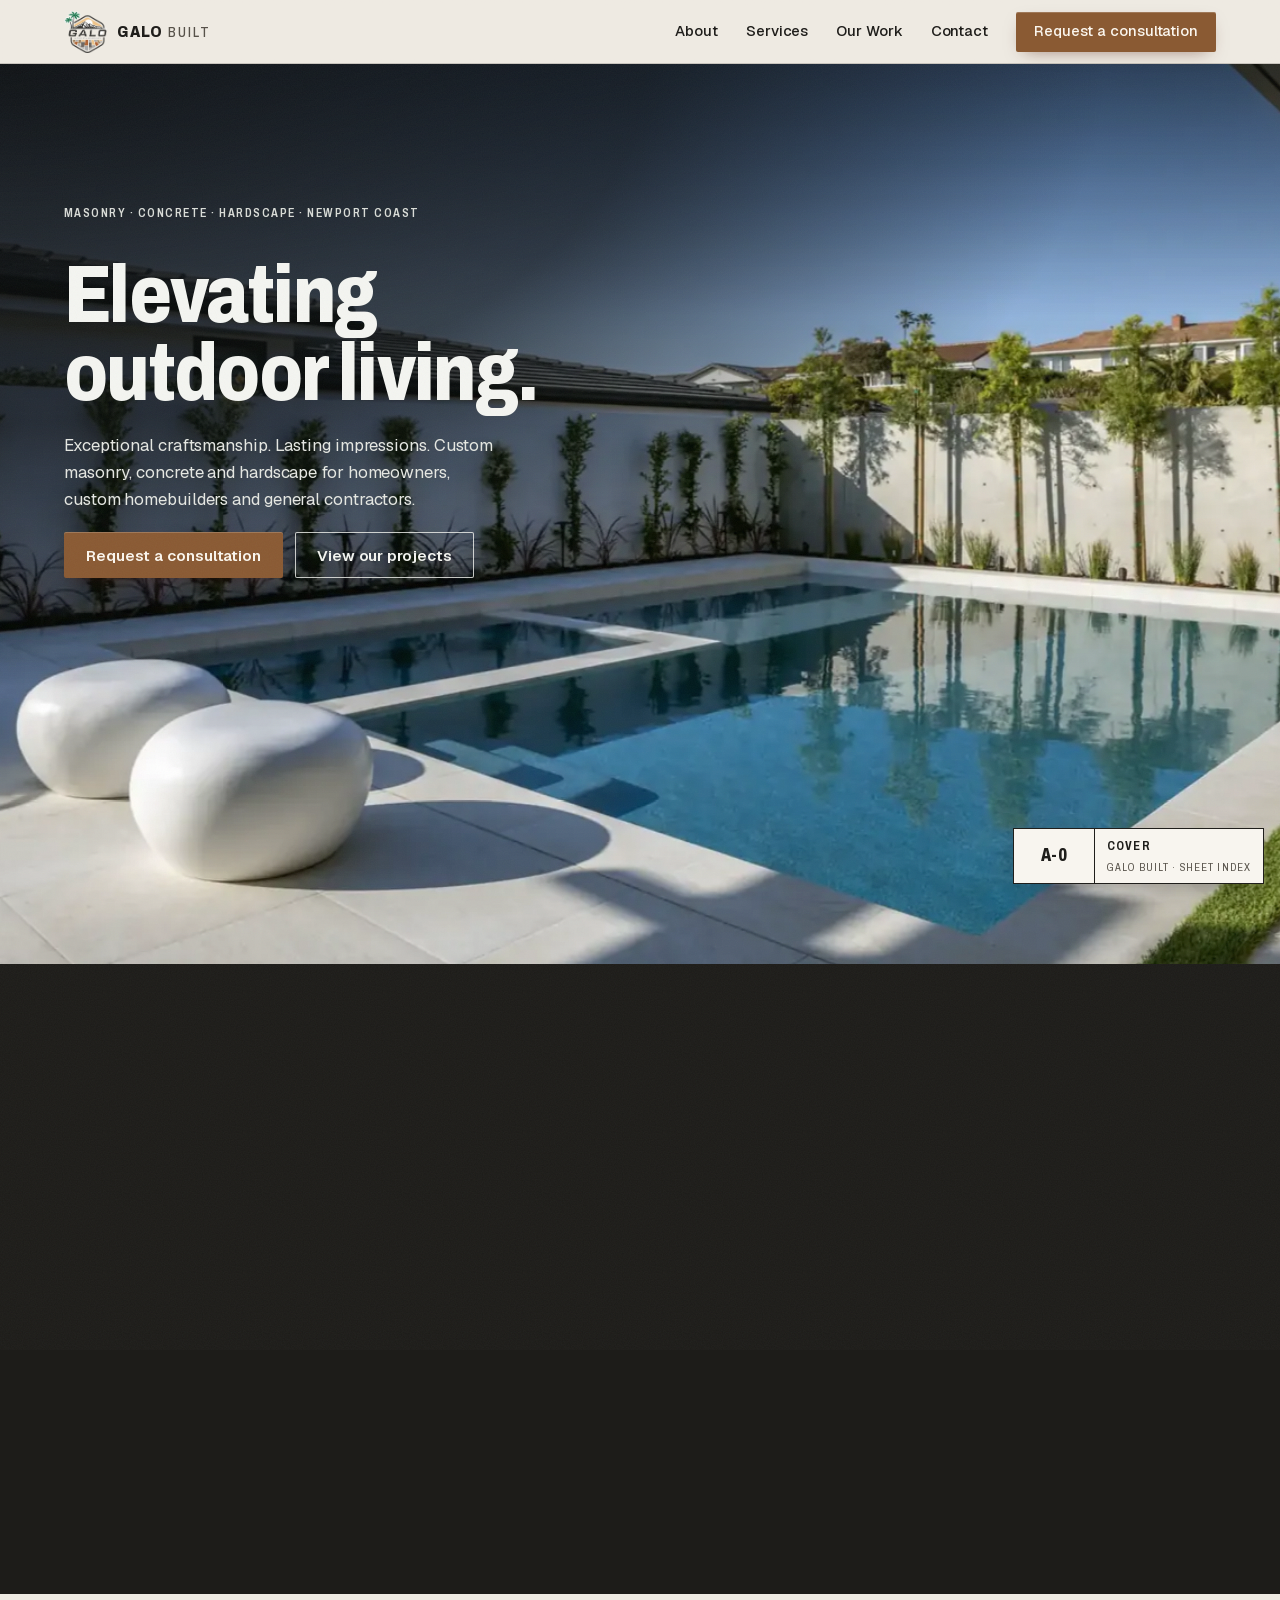
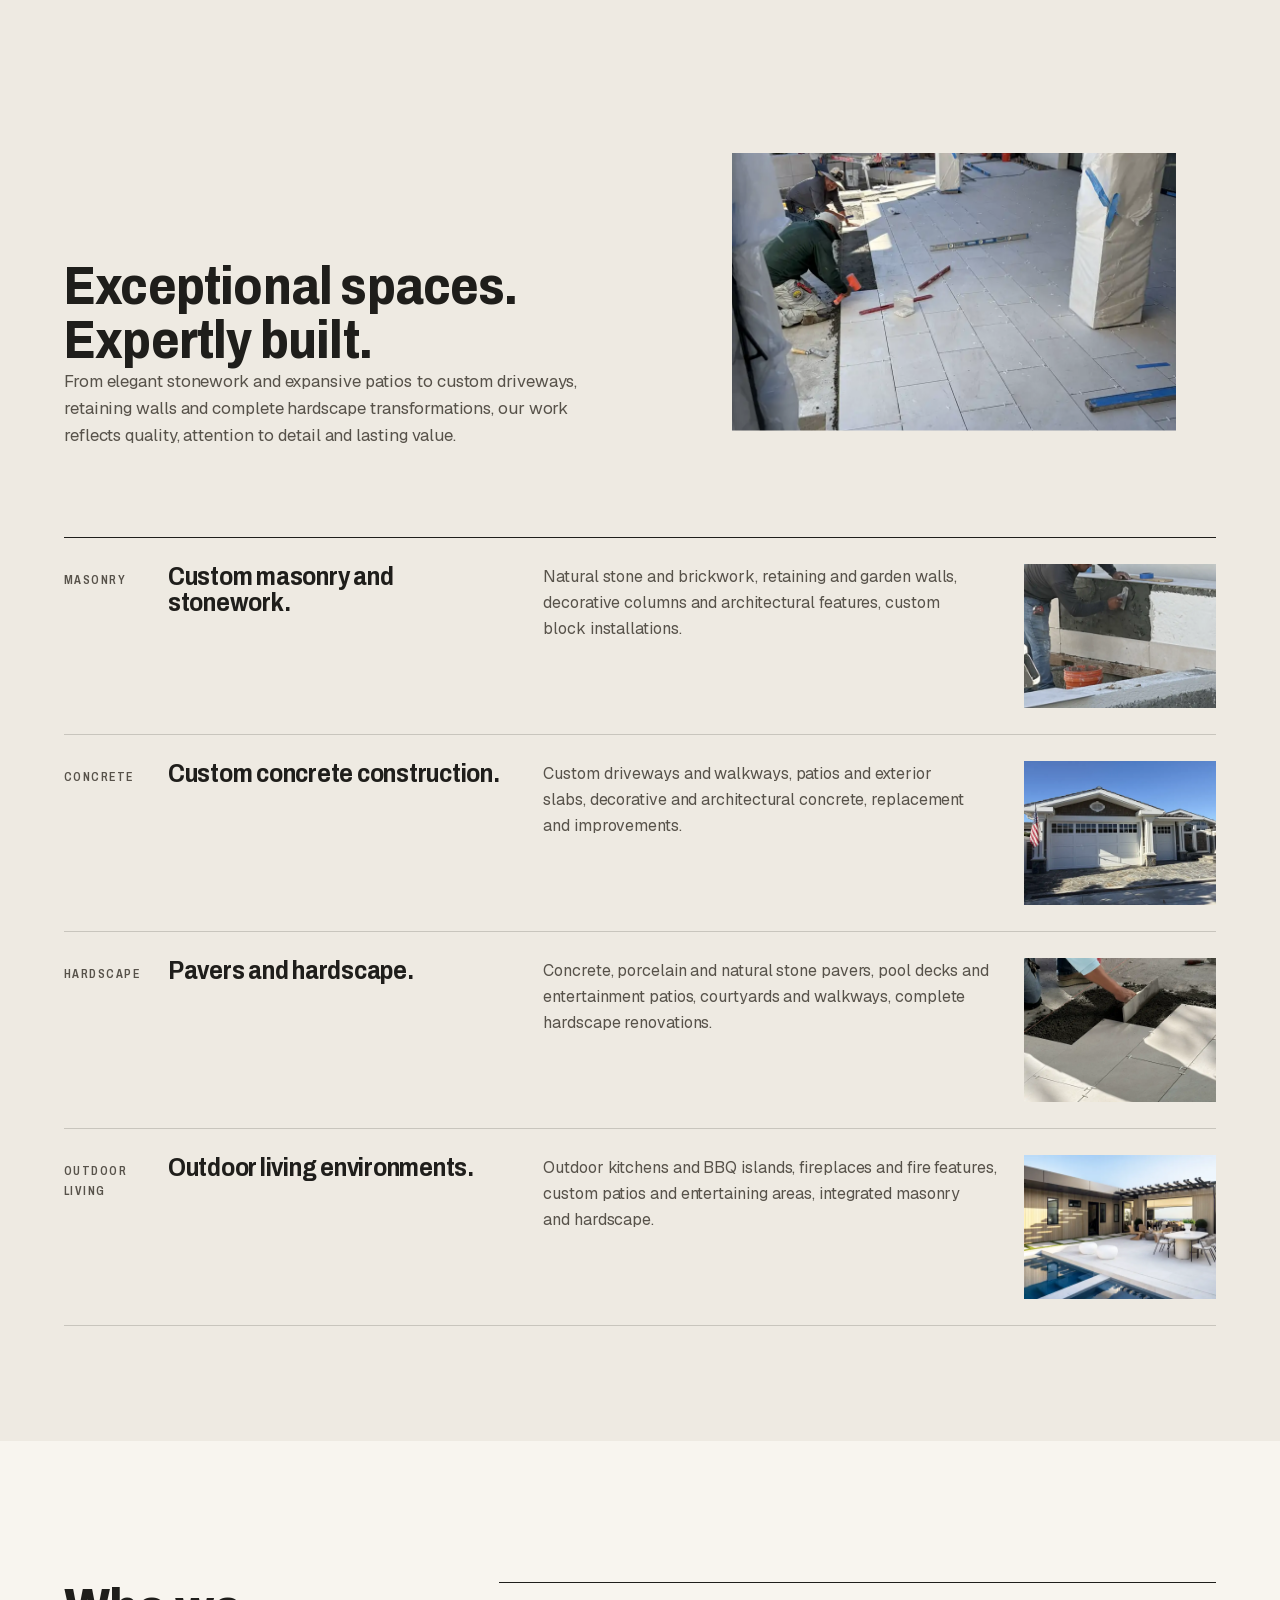
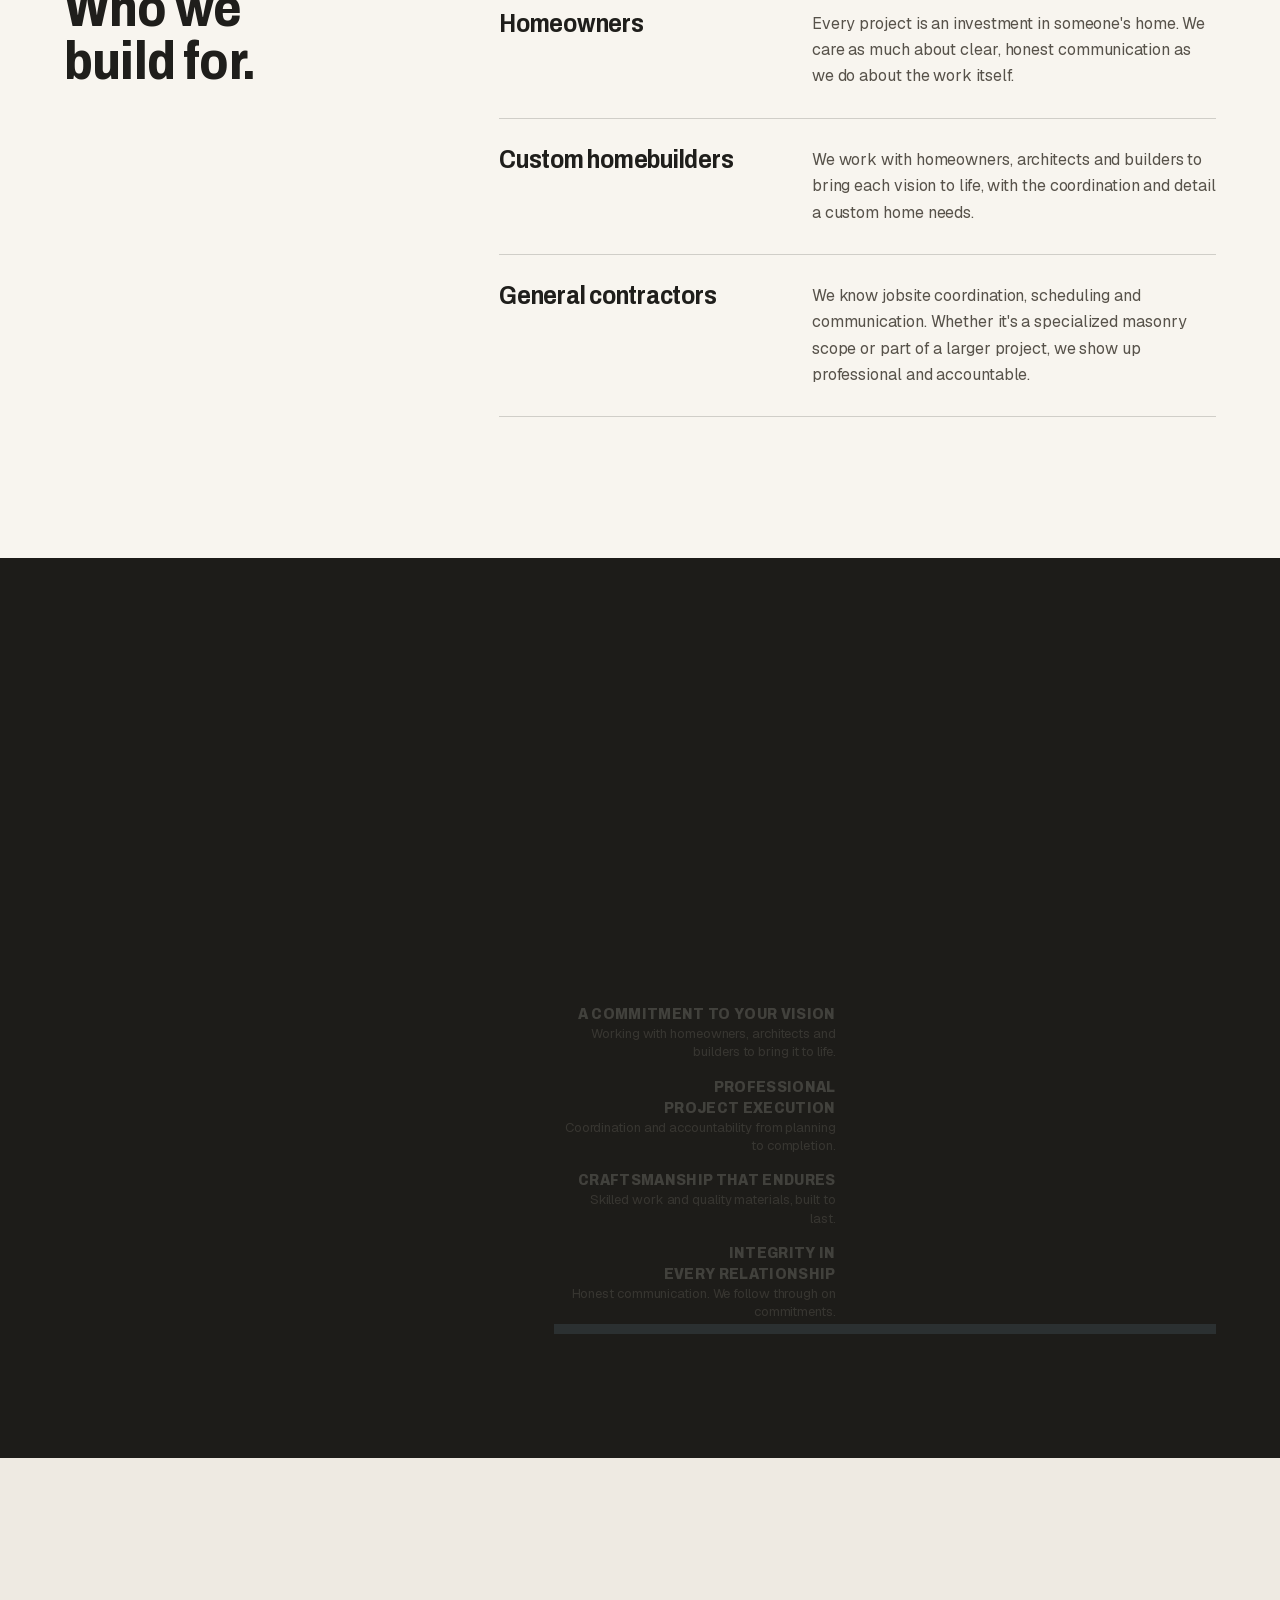
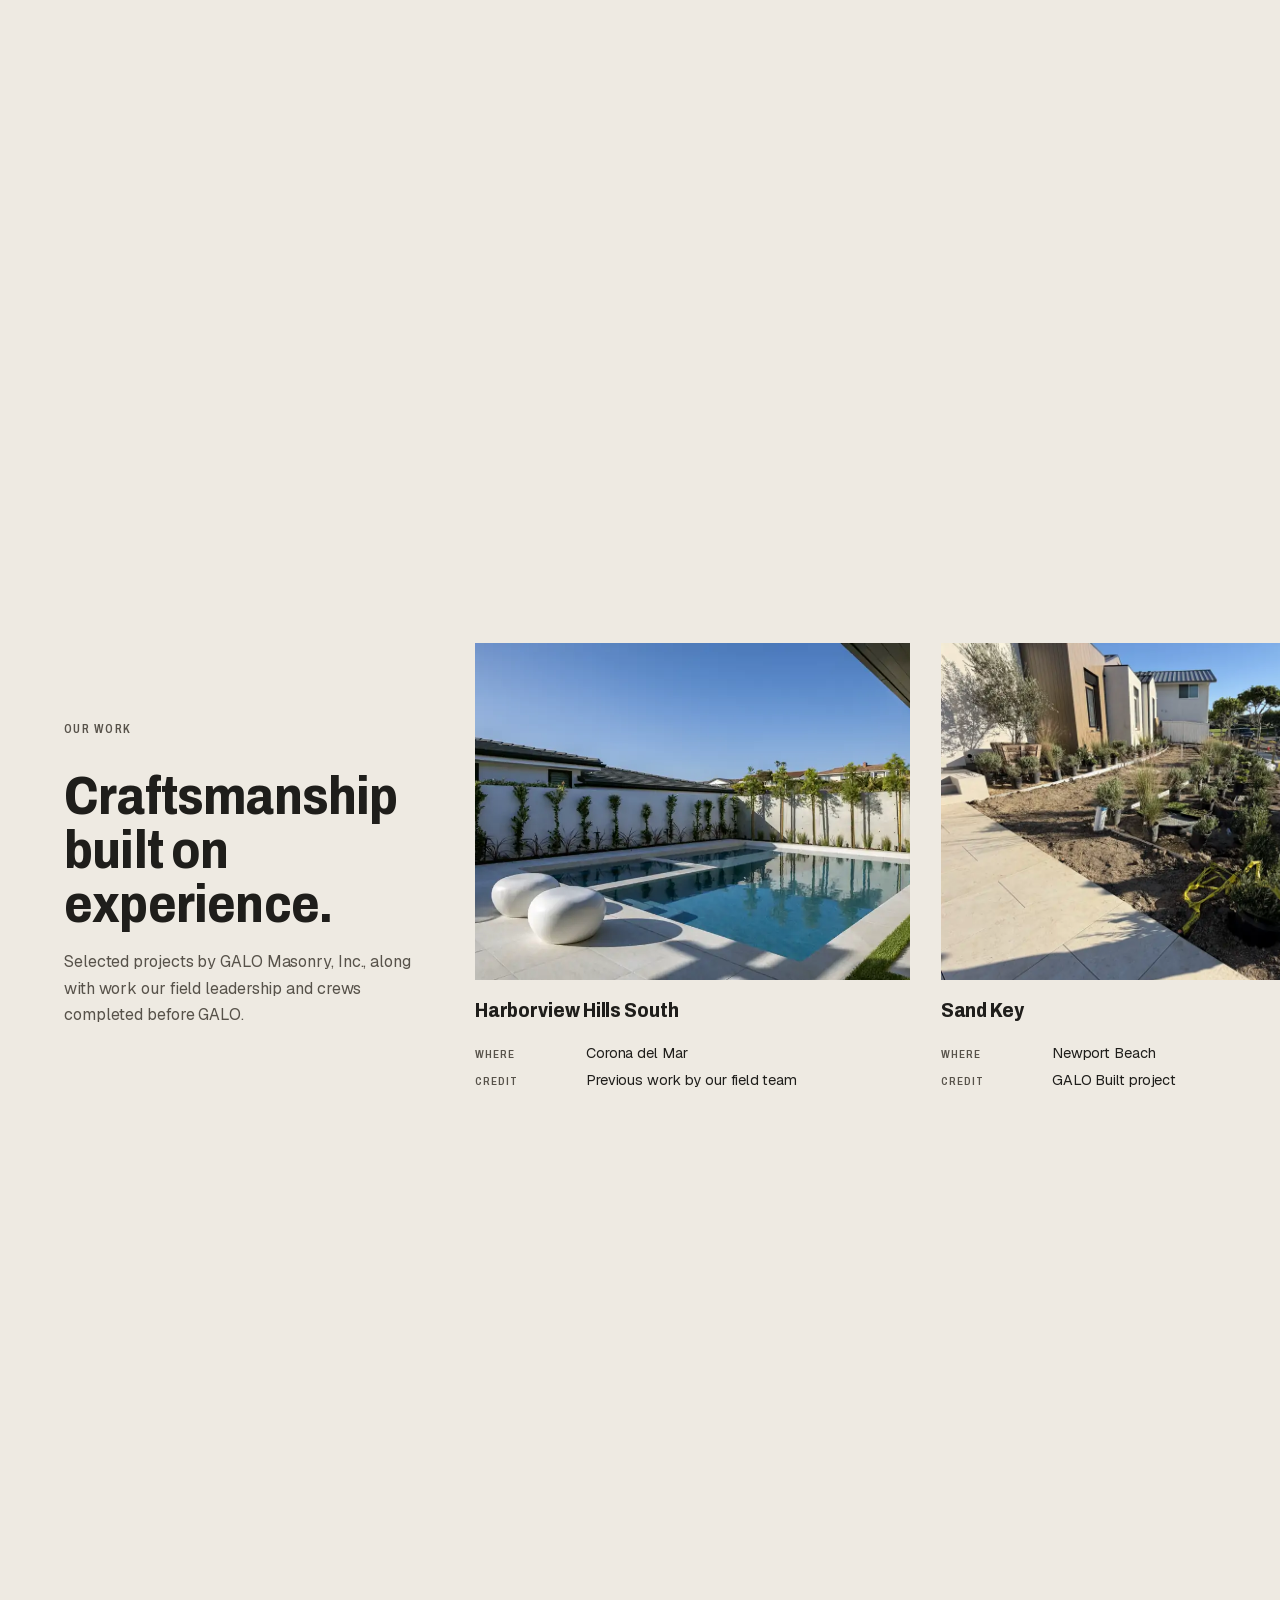
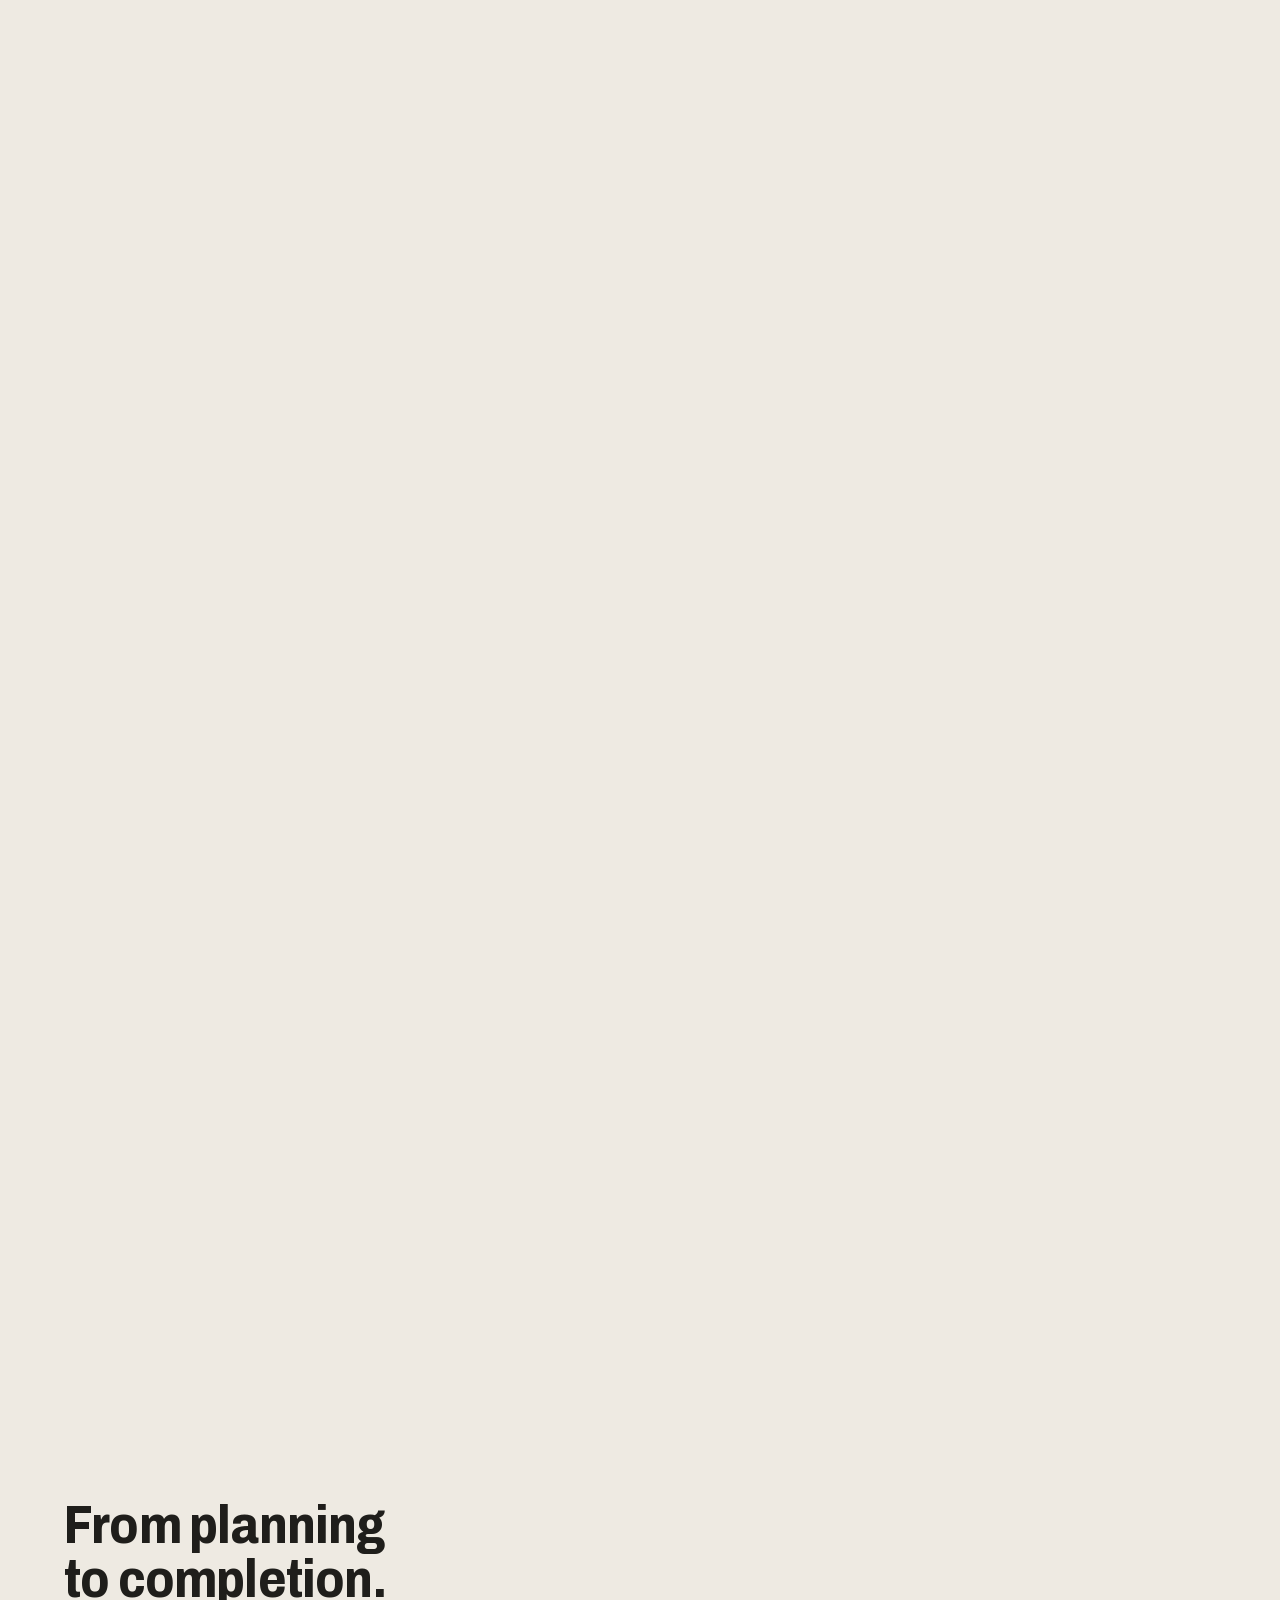
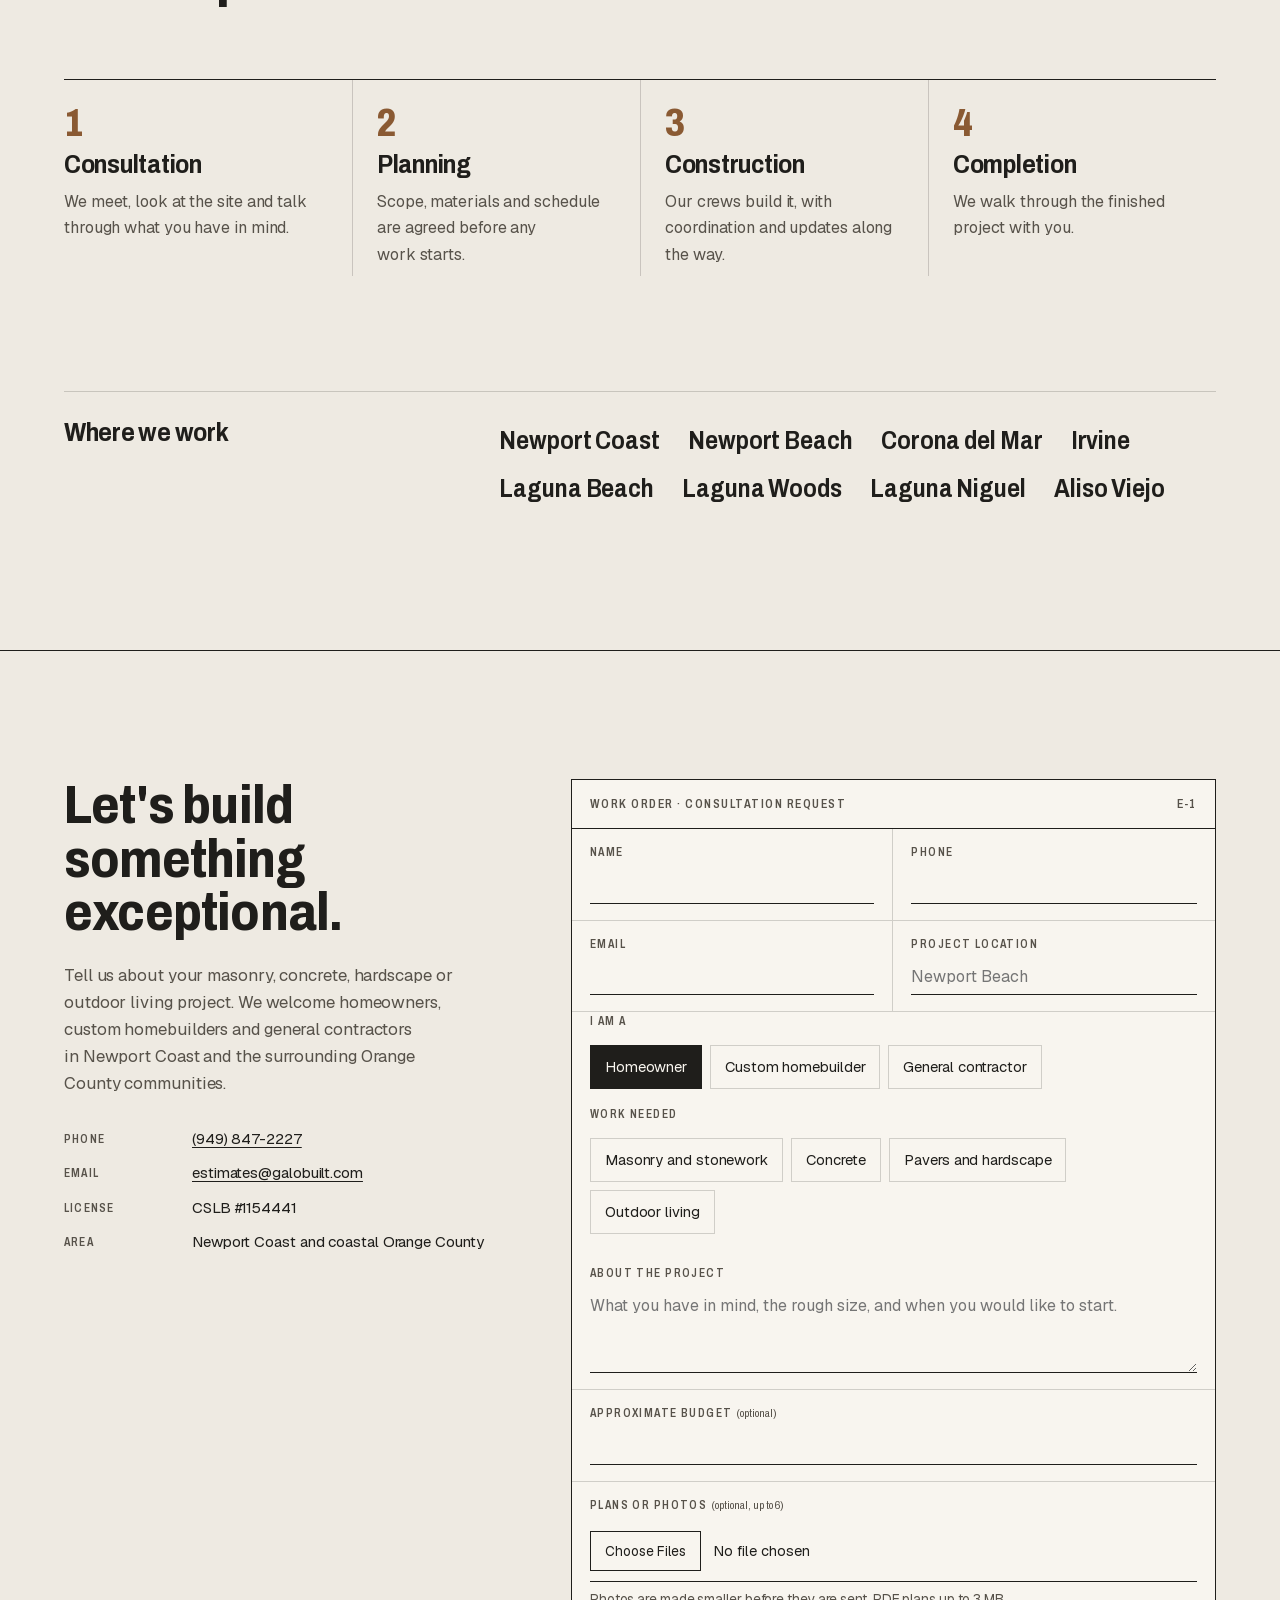
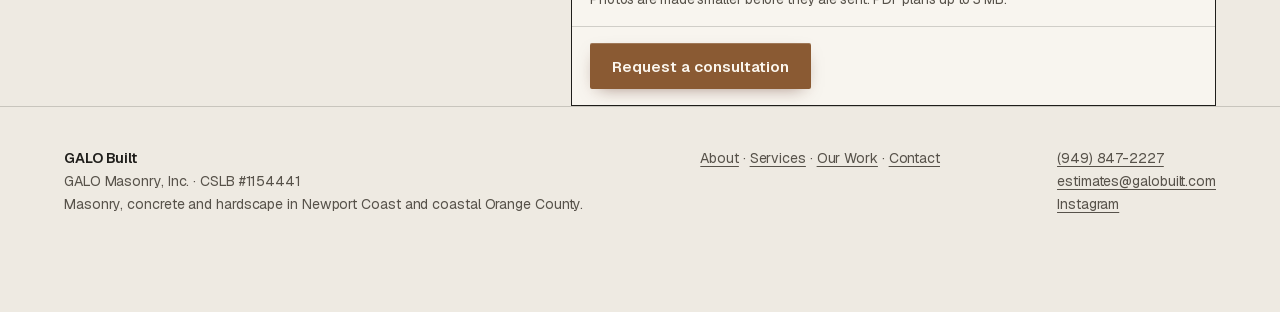
<file: index.html>
<!doctype html>
<html lang="en">
<head>
<script async src="https://www.googletagmanager.com/gtm.js?id=GTM-TGVDHN62"></script>
<script>
  window.dataLayer = window.dataLayer || [];
  function gtag(){dataLayer.push(arguments);}
  gtag('js', new Date());
</script>
<meta charset="utf-8">
<meta name="viewport" content="width=device-width, initial-scale=1, viewport-fit=cover">
<title>GALO Built · Masonry, Concrete and Hardscape in Newport Coast and Orange County</title>
<meta name="description" content="Custom masonry, concrete and hardscape in Newport Coast, Newport Beach and Corona del Mar. GALO Built, CSLB #1154441. Request a consultation.">
<link rel="canonical" href="https://galobuilt.com/">
<meta property="og:type" content="website">
<meta property="og:site_name" content="GALO Built">
<meta property="og:title" content="GALO Built · Masonry, Concrete and Hardscape in Newport Coast and Orange County">
<meta property="og:description" content="Custom masonry, concrete and hardscape in Newport Coast, Newport Beach and Corona del Mar. GALO Built, CSLB #1154441. Request a consultation.">
<meta property="og:url" content="https://galobuilt.com/">
<meta property="og:image" content="https://galobuilt.com/assets/galo/hvhs-courtyard.webp">
<meta name="twitter:card" content="summary_large_image">
<meta name="theme-color" content="#1D1C19">
<link rel="icon" type="image/png" href="favicon.png">
<link rel="apple-touch-icon" href="apple-touch-icon.png">
<link rel="preload" href="assets/fonts/archivo-latin.woff2" as="font" type="font/woff2" crossorigin>
<link rel="preload" href="assets/fonts/geist-latin.woff2" as="font" type="font/woff2" crossorigin>
<style>
  @font-face { font-family: 'Archivo'; font-style: normal; font-weight: 400 900; font-stretch: 62% 125%; font-display: swap; src: url(assets/fonts/archivo-latin.woff2) format('woff2'); unicode-range: U+0000-00FF, U+0131, U+0152-0153, U+02BB-02BC, U+02C6, U+02DA, U+02DC, U+0304, U+0308, U+0329, U+2000-206F, U+20AC, U+2122, U+2191, U+2193, U+2212, U+2215, U+FEFF, U+FFFD; }
  @font-face { font-family: 'Geist'; font-style: normal; font-weight: 400 600; font-display: swap; src: url(assets/fonts/geist-latin.woff2) format('woff2'); unicode-range: U+0000-00FF, U+0131, U+0152-0153, U+02BB-02BC, U+02C6, U+02DA, U+02DC, U+0304, U+0308, U+0329, U+2000-206F, U+20AC, U+2122, U+2191, U+2193, U+2212, U+2215, U+FEFF, U+FFFD; }
</style>
<link rel="preload" as="image" href="assets/galo/hvhs-courtyard-s.webp" imagesrcset="assets/galo/hvhs-courtyard-s.webp 900w, assets/galo/hvhs-courtyard-m.webp 1400w, assets/galo/hvhs-courtyard.webp 2400w" imagesizes="100vw" fetchpriority="high">
<link rel="stylesheet" href="scrollcraft.css">
<link rel="stylesheet" href="site.css">
<script type="application/ld+json">
{"@context":"https://schema.org","@type":"HomeAndConstructionBusiness","name":"GALO Built","legalName":"GALO Masonry, Inc.","url":"https://galobuilt.com","logo":"https://galobuilt.com/assets/galo/logo-512.png","image":"https://galobuilt.com/assets/galo/hvhs-courtyard.webp","telephone":"+1-949-847-2227","email":"estimates@galobuilt.com","slogan":"Built on Values","description":"Custom masonry, concrete and hardscape construction for homeowners, custom homebuilders and general contractors in Newport Coast and coastal Orange County.","areaServed":["Newport Coast","Newport Beach","Corona del Mar","Irvine","Laguna Beach","Laguna Woods","Laguna Niguel","Aliso Viejo"],"address":{"@type":"PostalAddress","addressRegion":"CA","addressCountry":"US"},"sameAs":["https://instagram.com/galobuilt"],"hasCredential":{"@type":"EducationalOccupationalCredential","credentialCategory":"license","name":"California contractor license #1154441","recognizedBy":{"@type":"Organization","name":"Contractors State License Board","url":"https://www.cslb.ca.gov"}},"founder":[{"@type":"Person","name":"Luis Ordunez"},{"@type":"Person","name":"Gerry Alvarado"}]}
</script>
<style>
  /* Reserve pinned heights before the engine runs, so nothing jumps (CLS). Same values as data-sc-span. */
  [data-sc-act][data-sc-span] { position: relative; }
  [data-sc-stage] { position: sticky; top: 0; height: 100vh; height: 100svh; overflow: clip; z-index: var(--sc-z-stage); }
  #cover[data-sc-span] { height: 170vh; }
  #values[data-sc-span] { height: 340vh; }
  #projects[data-sc-span] { height: 460vh; }
  /* ---------- Sheet A-0: cover, layered ---------- */
  .cover { background: var(--dark); }
  .cover .sc-stage { overflow: hidden; background: var(--dark); }
  .cover__back { position: absolute; inset: -6% 0 0 0; width: 100%; height: 106%; object-fit: cover; object-position: 50% 62%;
    transform: translate3d(0, calc(var(--sc-p, 0) * -3vh), 0) scale(calc(1.1 - var(--sc-p, 0) * 0.07)); transform-origin: 50% 70%; will-change: transform; }
  .cover__draft { position: absolute; inset: 0; width: 100%; height: 100%; pointer-events: none;
    transform: translate3d(0, calc(var(--sc-p, 0) * -7vh), 0); }
  .cover__draft path, .cover__draft line { stroke: rgba(244,245,241,.78); stroke-width: 1.2; fill: none; vector-effect: non-scaling-stroke;
    stroke-dasharray: 1; stroke-dashoffset: calc(1 - clamp(0, (var(--sc-p, 0) - 0.08) * 2.4, 1)); }
  .cover__draft text { fill: rgba(244,245,241,.9); font: 600 13px var(--sc-font-display); font-stretch: 75%; letter-spacing: .12em;
    opacity: clamp(0, (var(--sc-p, 0) - 0.4) * 4, 1); }
  .cover__course { position: absolute; left: -2%; right: -2%; bottom: 0; height: 46vh;
    background: url(assets/galo/flagstone.webp) 50% 50% / cover; filter: brightness(.8) contrast(1.05);
    clip-path: polygon(0 34%, 14% 34%, 14% 17%, 33% 17%, 33% 34%, 52% 34%, 52% 17%, 71% 17%, 71% 34%, 88% 34%, 88% 17%, 100% 17%, 100% 100%, 0 100%);
    transform: translate3d(0, calc(30vh - var(--sc-p, 0) * 22vh), 0); will-change: transform;
    box-shadow: 0 -30px 60px rgba(0,0,0,.4); }
  .cover__course::after { content: ""; position: absolute; inset: 0; background: linear-gradient(180deg, rgba(0,0,0,.0) 20%, rgba(14,16,17,.55) 100%); }
  .cover__copy { position: absolute; left: var(--sc-gutter); top: calc(var(--bar-h) + clamp(24px, 7vh, 96px)); z-index: 3; max-width: min(720px, 86vw); display: grid; gap: 20px; color: #F4F5F1; }
  .cover__copy .lede { color: #E6E8E3; max-width: 40ch; }
  .cover__copy .tag { color: #DADDD8; }
  .cover__ctas { display: flex; flex-wrap: wrap; gap: 12px; }
  .cover__ctas .btn--ghost { color: #F4F5F1 !important; box-shadow: inset 0 0 0 1px rgba(244,245,241,.8); }
  .cover__ctas .btn--ghost:hover { background: rgba(244,245,241,.12); }
  .cover__scrim { position: absolute; inset: 0; z-index: 2; pointer-events: none;
    background: radial-gradient(120% 95% at 0% 0%, rgba(12,14,15,.9) 0%, rgba(12,14,15,.7) 42%, rgba(12,14,15,0) 72%), linear-gradient(180deg, rgba(12,14,15,.6) 0%, rgba(12,14,15,0) 28%); }

  /* ---------- Sheet S-1: services ---------- */
  .svc { padding: clamp(80px, 11vw, 150px) 0 clamp(64px, 9vw, 120px); }
  .svc__top { display: grid; grid-template-columns: 1.05fr 1fr; gap: clamp(32px, 6vw, 96px); align-items: end; margin-bottom: clamp(48px, 7vw, 88px); }
  .svc__img { aspect-ratio: 16/10; overflow: hidden; }
  .svc__img img { width: 100%; height: 100%; object-fit: cover; }
  .svc__rows { border-top: 1px solid var(--sc-ink); }
  .svc__row { display: grid; grid-template-columns: 5rem 1fr 1.3fr 12rem; gap: 24px; align-items: start; padding: 26px 0; border-bottom: 1px solid var(--line); }
  .svc__row .tag { padding-top: 6px; }
  .svc__row p { margin: 0; }
  .svc__thumb { aspect-ratio: 4/3; overflow: hidden; }
  .svc__thumb img { width: 100%; height: 100%; object-fit: cover; transition: transform .5s var(--sc-ease-out); }
  @media (hover: hover) and (pointer: fine) { .svc__row:hover .svc__thumb img { transform: scale(1.04); } }

  /* ---------- Sheet S-2: who we build for (quiet, type only) ---------- */
  .who { background: var(--sc-surface); padding: clamp(80px, 11vw, 150px) 0; }
  .who__grid { display: grid; grid-template-columns: 1fr 2fr; gap: clamp(32px, 6vw, 96px); }
  .who__list { display: grid; gap: 0; border-top: 1px solid var(--sc-ink); }
  .who__item { display: grid; grid-template-columns: 1fr 1.4fr; gap: 24px; padding: 28px 0; border-bottom: 1px solid var(--line); }

  /* ---------- Sheet V-1: Built on Values (peak) ---------- */
  .values .sc-stage { display: grid; align-items: center; background: var(--dark); color: var(--bone); overflow: hidden; }
  .values__in { display: grid; grid-template-columns: 0.9fr 1.4fr; gap: clamp(32px, 5vw, 80px); align-items: end; width: 100%; max-width: 1320px; margin: 0 auto; padding: 0 var(--sc-gutter); }
  .values__head { display: grid; gap: 20px; align-self: center; }
  .values__head .h-xl { color: var(--bone); }
  .values__head .h-xl em { font-style: normal; color: var(--brick-light); }
  .values__head .lede { color: var(--bone-soft); }
  .site { position: relative; --k: calc((var(--sc-p, 0) - 0.06) * var(--n, 24) / 0.62); }
  .site__plate { position: relative; aspect-ratio: 16 / 7.4; overflow: hidden; margin: 0 0 0;
    --tp: clamp(0, (var(--sc-p, 0) - 0.7) * 5, 1);
    opacity: var(--tp); transform: translate3d(0, calc((1 - var(--tp)) * -14vh), 0); box-shadow: 0 18px 30px -12px rgba(0,0,0,.6); }
  .site__plate img { width: 100%; height: 100%; object-fit: cover; object-position: 50% 60%; }
  .site__plate figcaption { position: absolute; left: 12px; bottom: 10px; color: #F4F5F1; background: rgba(14,16,17,.72); padding: 5px 9px; }
  .wall { display: grid; gap: 6px; padding-top: 6px; }
  .course { display: grid; grid-template-columns: 17rem 1fr; gap: 18px; align-items: center; }
  .course__label { text-align: right; --tl: clamp(0, var(--k) - var(--last), 1); opacity: calc(0.18 + var(--tl) * 0.82); transform: translate3d(calc((1 - var(--tl)) * 10px), 0, 0); }
  .course__label { margin: 0; line-height: 1.25; }
  .course__label b { display: block; font-family: var(--sc-font-display); font-stretch: 80%; font-weight: 800; font-size: 1.05rem; white-space: normal; text-wrap: balance; letter-spacing: .02em; text-transform: uppercase; color: var(--bone); }
  .course__label span { white-space: normal; font-size: .82rem; color: var(--bone-soft); line-height: 1.4; display: block; }
  .blocks { display: flex; gap: 6px; height: clamp(52px, 8.4vh, 84px); }
  .blk { flex: 2 1 0; background: url(assets/galo/flagstone.webp) var(--bx, 0) 50% / 900% 160%; border-radius: 1px;
    box-shadow: inset 0 1px 0 rgba(255,255,255,.22), inset 0 -8px 14px rgba(0,0,0,.28), 0 6px 10px -4px rgba(0,0,0,.6);
    filter: brightness(calc(0.82 + var(--lit, 0) * 0.1));
    --t: clamp(0, var(--k) - var(--i), 1);
    opacity: var(--t); transform: translate3d(0, calc((1 - var(--t)) * -70px), 0) rotate(calc((1 - var(--t)) * var(--r, -3deg))); }
  .blk--half { flex-grow: 1; }
  .wall__base { height: 10px; background: #2B3031; margin-top: 2px; }

  /* ---------- Sheet P-1: projects rail ---------- */
  .work .sc-stage { display: flex; align-items: center; overflow: hidden; background: var(--sc-canvas); }
  .rail { display: flex; gap: clamp(20px, 2.4vw, 36px); padding: 0 var(--sc-gutter); align-items: stretch; will-change: transform; }
  .rail__lead { flex: 0 0 min(380px, 80vw); display: grid; align-content: center; gap: 18px; }
  .proj { flex: 0 0 clamp(300px, 34vw, 520px); display: grid; gap: 14px; align-content: start; margin: 0; }
  .proj__img { aspect-ratio: 4 / 3.1; overflow: hidden; background: #cfd1cd; }
  .proj__img img { width: 100%; height: 100%; object-fit: cover; }
  .proj h3 { font-family: var(--sc-font-display); font-stretch: 85%; font-weight: 750; font-size: 1.3rem; margin: 0; }
  .proj dl { display: grid; grid-template-columns: 6.2rem 1fr; gap: 4px 12px; margin: 0; font-size: .9rem; }
  .proj dt { font-family: var(--sc-font-display); font-stretch: 75%; font-weight: 600; letter-spacing: .1em; text-transform: uppercase; font-size: .72rem; color: var(--sc-ink-soft); padding-top: 3px; }
  .proj dd { margin: 0; color: var(--sc-ink); }
  .rail__end { flex: 0 0 min(320px, 76vw); display: grid; align-content: center; gap: 18px; border-left: 1px solid var(--sc-ink); padding-left: 28px; }

  /* ---------- Sheet M-1: method + area ---------- */
  .method { padding: clamp(80px, 11vw, 150px) 0; }
  .steps { display: grid; grid-template-columns: repeat(4, 1fr); border-top: 1px solid var(--sc-ink); margin-top: clamp(40px, 6vw, 72px); }
  .step { padding: 24px 24px 8px 0; display: grid; gap: 10px; align-content: start; }
  .step + .step { padding-left: 24px; border-left: 1px solid var(--line); }
  .step .num { font-family: var(--sc-font-display); font-weight: 800; font-stretch: 80%; font-size: 2.4rem; line-height: 1; color: var(--sc-accent); font-variant-numeric: tabular-nums; }
  .area { display: grid; grid-template-columns: 1fr 2fr; gap: clamp(32px, 6vw, 96px); margin-top: clamp(64px, 9vw, 120px); padding-top: 28px; border-top: 1px solid var(--line); }
  .area ul { list-style: none; margin: 0; padding: 0; display: flex; flex-wrap: wrap; gap: 6px 28px; font-family: var(--sc-font-display); font-stretch: 85%; font-weight: 650; font-size: clamp(1.2rem, 2vw, 1.7rem); }

  /* ---------- Sheet E-1: estimate ---------- */
  .estimate { padding: clamp(80px, 10vw, 140px) 0 0; border-top: 1px solid var(--sc-ink); }
  .estimate__grid { display: grid; grid-template-columns: 0.8fr 1.2fr; gap: clamp(32px, 6vw, 96px); align-items: start; }
  .estimate__side { display: grid; gap: 22px; position: sticky; top: calc(var(--bar-h) + 32px); }
  .estimate__side dl { display: grid; grid-template-columns: 7rem 1fr; gap: 10px 16px; margin: 8px 0 0; font-size: .95rem; }
  .estimate__side dt { font-family: var(--sc-font-display); font-stretch: 75%; font-weight: 600; letter-spacing: .1em; text-transform: uppercase; font-size: .74rem; color: var(--sc-ink-soft); padding-top: 3px; }
  .estimate__side dd { margin: 0; }

  @media (max-width: 900px) {
    .cover__copy { top: calc(var(--bar-h) + 24px); gap: 16px; }
    .cover__copy .h-xl { font-size: clamp(2.5rem, 11vw, 3.4rem); }
    .cover__back { object-position: 64% 60%; }
    .cover__course { height: 34vh; }
    .svc__top, .who__grid, .who__item, .area, .estimate__grid { grid-template-columns: 1fr; }
    .svc__row { grid-template-columns: 1fr; gap: 10px; }
    .svc__thumb { display: none; }
    .values__in { grid-template-columns: 1fr; gap: 22px; align-items: start; }
    .values__head .h-xl { font-size: clamp(2.3rem, 10vw, 3rem); }
    .values__head .lede { font-size: 1rem; }
    .course { grid-template-columns: 8.4rem 1fr; gap: 10px; }
    .course__label b { font-size: .8rem; line-height: 1.15; }
    .course__label span { display: none; }
    .blocks { height: 38px; gap: 4px; }
    .wall { gap: 4px; }
    .site__plate { aspect-ratio: 16 / 8; transform: translate3d(0, calc((1 - var(--tp)) * -3vh), 0); }
    .steps { grid-template-columns: 1fr 1fr; }
    .step + .step { padding-left: 0; border-left: 0; }
    .step:nth-child(even) { padding-left: 20px; border-left: 1px solid var(--line); }
    .estimate__side { position: static; }
  }
  @media (max-width: 720px) {
    .cover__scrim { background: linear-gradient(180deg, rgba(12,14,15,.82) 0%, rgba(12,14,15,.72) 45%, rgba(12,14,15,.25) 68%, rgba(12,14,15,0) 80%); }
  }
  @media (prefers-reduced-motion: reduce) {
    .blk { --t: 1; }
    .course__label { --tl: 1; }
    .site__plate { --tp: 1; }
    .cover__draft path, .cover__draft line { stroke-dashoffset: 0; }
    .cover__draft text { opacity: 1; }
  }
</style>
</head>
<body>

<div class="sc-grain" aria-hidden="true"></div>

<header class="bar">
  <a class="mark" href="/" aria-label="GALO Built home">
    <img class="mark__logo" src="assets/galo/logo-badge.webp" width="200" height="192" alt="">
    <span>GALO <small>BUILT</small></span>
  </a>
  <button class="menu-btn" aria-expanded="false" aria-controls="nav">Menu</button>
  <nav class="nav" id="nav" aria-label="Main">
    <a href="/about">About</a>
    <a href="/services">Services</a>
    <a href="/projects">Our Work</a>
    <a href="/contact">Contact</a>
    <a class="btn" href="#estimate">Request a consultation</a>
  </nav>
</header>

<main id="top">

  <!-- A-0 COVER: pinned layered hero. Back photo, drafting lines, stone course in front. -->
  <section class="cover" id="cover" data-sheet="A-0" data-sheet-name="Cover" data-sc-act="pin" data-sc-span="1.7">
    <div data-sc-stage>
      <img class="cover__back" fetchpriority="high" decoding="async" src="assets/galo/hvhs-courtyard.webp" srcset="assets/galo/hvhs-courtyard-s.webp 900w, assets/galo/hvhs-courtyard-m.webp 1400w, assets/galo/hvhs-courtyard.webp 2400w" sizes="100vw" width="2400" height="1600" alt="Pool and pale stone deck beside a planted garden wall at a modern home in Corona del Mar">
      <svg class="cover__draft" viewBox="0 0 1600 900" preserveAspectRatio="xMidYMid slice" aria-hidden="true">
        <line pathLength="1" x1="1000" y1="392" x2="1560" y2="392"/>
        <line pathLength="1" x1="1000" y1="378" x2="1000" y2="406"/>
        <line pathLength="1" x1="1560" y1="378" x2="1560" y2="406"/>
        <path pathLength="1" d="M1578 600 V840 M1563 600 H1593 M1563 840 H1593"/>
        <text x="1210" y="382">PLANTER WALL</text>
        <text x="1600" y="745" transform="rotate(90 1600 745)">POOL COPING</text>
      </svg>
      <div class="cover__scrim" aria-hidden="true"></div>
      <div class="cover__copy" data-sc-cue="0 1 0 0">
        <p class="tag" data-k="index-1">Masonry · Concrete · Hardscape · Newport Coast</p>
        <h1 class="h-xl" data-k="index-2">Elevating outdoor living.</h1>
        <p class="lede" data-k="index-3">Exceptional craftsmanship. Lasting impressions. Custom masonry, concrete and hardscape for homeowners, custom homebuilders and general contractors.</p>
        <div class="cover__ctas">
          <a class="btn" href="#estimate">Request a consultation</a>
          <a class="btn btn--ghost" href="/projects">View our projects</a>
        </div>
      </div>
    </div>
  </section>

  <!-- S-1 SERVICES: flow + one big reveal -->
  <section class="svc" id="services" data-sheet="S-1" data-sheet-name="Services" data-sc-act="flow">
    <div class="wrap">
      <div class="svc__top">
        <div class="sc-stack" data-sc-in data-sc-stagger="60">
          <h2 class="h-lg" data-k="index-4">Exceptional spaces. Expertly built.</h2>
          <p class="lede" data-k="index-5">From elegant stonework and expansive patios to custom driveways, retaining walls and complete hardscape transformations, our work reflects quality, attention to detail and lasting value.</p>
        </div>
        <figure class="svc__img" data-sc-reveal="left" data-sc-reveal-at="0.1 0.5">
          <img src="assets/galo/sandkey-patio-s.webp" width="900" height="1200" loading="lazy" alt="GALO crew setting large format pavers on a new patio">
        </figure>
      </div>
      <div class="svc__rows" data-sc-in data-sc-stagger="70">
        <div class="svc__row">
          <span class="tag" data-k="index-6">Masonry</span>
          <h3 class="h-md" data-k="index-7">Custom masonry and stonework.</h3>
          <p class="body" data-k="index-8">Natural stone and brickwork, retaining and garden walls, decorative columns and architectural features, custom block installations.</p>
          <div class="svc__thumb"><img src="assets/galo/sandkey-pool-s.webp" width="900" height="1200" loading="lazy" alt="Mason applying a scratch coat to a new block wall"></div>
        </div>
        <div class="svc__row">
          <span class="tag" data-k="index-9">Concrete</span>
          <h3 class="h-md" data-k="index-10">Custom concrete construction.</h3>
          <p class="body" data-k="index-11">Custom driveways and walkways, patios and exterior slabs, decorative and architectural concrete, replacement and improvements.</p>
          <div class="svc__thumb"><img src="assets/galo/outrigger-drive-s.webp" width="900" height="1200" loading="lazy" alt="Flagstone and concrete driveway in front of a shingled home"></div>
        </div>
        <div class="svc__row">
          <span class="tag" data-k="index-12">Hardscape</span>
          <h3 class="h-md" data-k="index-13">Pavers and hardscape.</h3>
          <p class="body" data-k="index-14">Concrete, porcelain and natural stone pavers, pool decks and entertainment patios, courtyards and walkways, complete hardscape renovations.</p>
          <div class="svc__thumb"><img src="assets/galo/sandkey-tile-s.webp" width="900" height="1200" loading="lazy" alt="Porcelain paver being set into a fresh mortar bed"></div>
        </div>
        <div class="svc__row">
          <span class="tag" data-k="index-15">Outdoor living</span>
          <h3 class="h-md" data-k="index-16">Outdoor living environments.</h3>
          <p class="body" data-k="index-17">Outdoor kitchens and BBQ islands, fireplaces and fire features, custom patios and entertaining areas, integrated masonry and hardscape.</p>
          <div class="svc__thumb"><img src="assets/galo/hvhs-pool-s.webp" width="900" height="600" loading="lazy" alt="Pool deck and outdoor dining area under a pergola"></div>
        </div>
      </div>
    </div>
  </section>

  <!-- S-2 WHO WE BUILD FOR: quiet, type only -->
  <section class="who" id="clients" data-sheet="S-2" data-sheet-name="Who we build for" data-sc-act="flow">
    <div class="wrap who__grid">
      <h2 class="h-lg" data-sc-in data-k="index-18">Who we build for.</h2>
      <div class="who__list" data-sc-in data-sc-stagger="70">
        <div class="who__item">
          <h3 class="h-md" data-k="index-19">Homeowners</h3>
          <p class="body" data-k="index-20">Every project is an investment in someone's home. We care as much about clear, honest communication as we do about the work itself.</p>
        </div>
        <div class="who__item">
          <h3 class="h-md" data-k="index-21">Custom homebuilders</h3>
          <p class="body" data-k="index-22">We work with homeowners, architects and builders to bring each vision to life, with the coordination and detail a custom home needs.</p>
        </div>
        <div class="who__item">
          <h3 class="h-md" data-k="index-23">General contractors</h3>
          <p class="body" data-k="index-24">We know jobsite coordination, scheduling and communication. Whether it's a specialized masonry scope or part of a larger project, we show up professional and accountable.</p>
        </div>
      </div>
    </div>
  </section>

  <!-- V-1 BUILT ON VALUES: the peak. Values laid as stone courses, project lands on top. -->
  <section class="values" id="values" data-sheet="V-1" data-sheet-name="Built on Values" data-sc-act="pin" data-sc-span="3.4">
    <div data-sc-stage>
      <div class="values__in">
        <div class="values__head" data-sc-cue="0 0.97 0 0.03">
          <h2 class="h-xl">Built on <em>Values.</em></h2>
          <p class="lede" data-k="index-25">Choosing a contractor is about more than materials and workmanship. It's about trust, communication and knowing your project is in capable hands.</p>
        </div>
        <div class="site" aria-label="Four values, laid as a wall from the bottom up: integrity in every relationship, craftsmanship that endures, professional project execution, a commitment to your vision.">
          <figure class="site__plate"><img src="assets/galo/hvhs-pool-s.webp" width="900" height="600" loading="lazy" alt=""><figcaption class="tag">The finished project</figcaption></figure>
          <div class="wall" data-wall>
            <div class="course"><p class="course__label"><b data-k="index-26">A commitment to your vision</b><span data-k="index-27">Working with homeowners, architects and builders to bring it to life.</span></p><div class="blocks"></div></div>
            <div class="course"><p class="course__label"><b data-k="index-28">Professional project execution</b><span data-k="index-29">Coordination and accountability from planning to completion.</span></p><div class="blocks"></div></div>
            <div class="course"><p class="course__label"><b data-k="index-30">Craftsmanship that endures</b><span data-k="index-31">Skilled work and quality materials, built to last.</span></p><div class="blocks"></div></div>
            <div class="course"><p class="course__label"><b data-k="index-32">Integrity in every relationship</b><span data-k="index-33">Honest communication. We follow through on commitments.</span></p><div class="blocks"></div></div>
          </div>
          <div class="wall__base" aria-hidden="true"></div>
        </div>
      </div>
    </div>
  </section>

  <!-- P-1 PROJECTS: lateral rail, fact labels -->
  <section class="work" id="projects" data-sheet="P-1" data-sheet-name="Projects" data-sc-act="pan" data-sc-span="4.6">
    <div data-sc-stage>
      <div class="rail" data-sc-pan="0.04">
        <div class="rail__lead">
          <p class="tag" data-k="index-34">Our work</p>
          <h2 class="h-lg" data-k="index-35">Craftsmanship built on experience.</h2>
          <p class="body" data-k="index-36">Selected projects by GALO Masonry, Inc., along with work our field leadership and crews completed before GALO.</p>
        </div>
        <figure class="proj">
          <div class="proj__img"><img src="assets/galo/hvhs-courtyard-s.webp" width="900" height="600" loading="lazy" alt="Pool, deck and planted garden wall at a modern home"></div>
          <h3 data-k="index-37">Harborview Hills South</h3>
          <dl><dt>Where</dt><dd data-k="index-38">Corona del Mar</dd><dt>Credit</dt><dd data-k="index-39">Previous work by our field team</dd></dl>
        </figure>
        <figure class="proj">
          <div class="proj__img"><img src="assets/galo/sandkey-entry-s.webp" width="900" height="1200" loading="lazy" alt="New front walk and planting beds at a modern home"></div>
          <h3 data-k="index-40">Sand Key</h3>
          <dl><dt>Where</dt><dd data-k="index-41">Newport Beach</dd><dt>Credit</dt><dd data-k="index-42">GALO Built project</dd></dl>
        </figure>
        <figure class="proj">
          <div class="proj__img"><img src="assets/galo/spyglass-front-s.webp" width="900" height="600" loading="lazy" alt="Front of a white modern home with a three car garage"></div>
          <h3 data-k="index-43">Spyglass</h3>
          <dl><dt>Where</dt><dd data-k="index-44">Corona del Mar</dd><dt>Credit</dt><dd data-k="index-45">Previous work by our field team</dd></dl>
        </figure>
        <figure class="proj">
          <div class="proj__img"><img src="assets/galo/outrigger-walk-s.webp" width="900" height="1200" loading="lazy" alt="Flagstone front walk at a shingled home"></div>
          <h3 data-k="index-46">Outrigger</h3>
          <dl><dt>Where</dt><dd data-k="index-47">Corona del Mar</dd><dt>Credit</dt><dd data-k="index-48">GALO Built project</dd></dl>
        </figure>
        <figure class="proj">
          <div class="proj__img"><img src="assets/galo/hvhs-front-s.webp" width="900" height="600" loading="lazy" alt="Street view of a dark modern home with a low front wall"></div>
          <h3 data-k="index-49">Harborview Hills South</h3>
          <dl><dt>Where</dt><dd data-k="index-50">Corona del Mar</dd><dt>Credit</dt><dd data-k="index-51">Previous work by our field team</dd></dl>
        </figure>
        <figure class="proj">
          <div class="proj__img"><img src="assets/galo/spyglass-walk-s.webp" width="900" height="600" loading="lazy" alt="Long stone walkway beside a glass wall and lawn"></div>
          <h3 data-k="index-52">Spyglass</h3>
          <dl><dt>Where</dt><dd data-k="index-53">Corona del Mar</dd><dt>Credit</dt><dd data-k="index-54">Previous work by our field team</dd></dl>
        </figure>
        <div class="rail__end">
          <h3 class="h-md" data-k="index-55">Want to see more?</h3>
          <p class="body" data-k="index-56">Every project, with all of its photos, is on the Our Work page.</p>
          <a class="btn btn--ghost" href="/projects">View our projects</a>
        </div>
      </div>
    </div>
  </section>

  <!-- M-1 METHOD + AREA -->
  <section class="method" id="method" data-sheet="M-1" data-sheet-name="How a job runs" data-sc-act="flow">
    <div class="wrap">
      <h2 class="h-lg" data-sc-in style="max-width: 18ch" data-k="index-57">From planning to completion.</h2>
      <div class="steps" data-sc-in data-sc-stagger="70">
        <div class="step"><span class="num">1</span><h3 class="h-md" data-k="index-58">Consultation</h3><p class="body" data-k="index-59">We meet, look at the site and talk through what you have in mind.</p></div>
        <div class="step"><span class="num">2</span><h3 class="h-md" data-k="index-60">Planning</h3><p class="body" data-k="index-61">Scope, materials and schedule are agreed before any work starts.</p></div>
        <div class="step"><span class="num">3</span><h3 class="h-md" data-k="index-62">Construction</h3><p class="body" data-k="index-63">Our crews build it, with coordination and updates along the way.</p></div>
        <div class="step"><span class="num">4</span><h3 class="h-md" data-k="index-64">Completion</h3><p class="body" data-k="index-65">We walk through the finished project with you.</p></div>
      </div>
      <div class="area" data-sc-in data-sc-stagger="60">
        <h3 class="h-md" data-k="index-66">Where we work</h3>
        <ul>
          <li data-k="index-67">Newport Coast</li><li data-k="index-68">Newport Beach</li><li data-k="index-69">Corona del Mar</li><li data-k="index-70">Irvine</li><li data-k="index-71">Laguna Beach</li><li data-k="index-72">Laguna Woods</li><li data-k="index-73">Laguna Niguel</li><li data-k="index-74">Aliso Viejo</li>
        </ul>
      </div>
    </div>
  </section>

  <!-- E-1 ESTIMATE: the close. A work order, nothing else moving. -->
  <section class="estimate" id="estimate" data-sheet="E-1" data-sheet-name="Request a consultation" data-sc-act="flow">
    <div class="wrap estimate__grid">
      <div class="estimate__side">
        <h2 class="h-lg" data-k="index-75">Let's build something exceptional.</h2>
        <p class="lede" data-k="index-76">Tell us about your masonry, concrete, hardscape or outdoor living project. We welcome homeowners, custom homebuilders and general contractors in Newport Coast and the surrounding Orange County communities.</p>
        <dl>
          <dt>Phone</dt><dd><a href="tel:+19498472227" data-biz="phone">(949) 847-2227</a></dd>
          <dt>Email</dt><dd><a href="mailto:estimates@galobuilt.com" data-biz="email">estimates@galobuilt.com</a></dd>
          <dt>License</dt><dd data-k="index-77">CSLB #1154441</dd>
          <dt>Area</dt><dd data-k="index-78">Newport Coast and coastal Orange County</dd>
        </dl>
      </div>
      <div class="order">
        <div class="order__head"><span class="tag" data-k="index-79">Work order · Consultation request</span><span class="tag" data-k="index-80">E-1</span></div>
        <form method="post" action="#" novalidate>
          <div class="order__grid">
            <div class="field"><label for="f-name">Name</label><input id="f-name" name="name" autocomplete="name" required></div>
            <div class="field"><label for="f-phone">Phone</label><input id="f-phone" name="phone" type="tel" autocomplete="tel" required></div>
            <div class="field"><label for="f-email">Email</label><input id="f-email" name="email" type="email" autocomplete="email" required></div>
            <div class="field"><label for="f-city">Project location</label><input id="f-city" name="city" autocomplete="address-level2" placeholder="Newport Beach"></div>
            <fieldset class="field field--full"><legend>I am a</legend>
              <div class="chips">
                <label><input type="radio" name="who" value="Homeowner" checked><span>Homeowner</span></label>
                <label><input type="radio" name="who" value="Custom homebuilder"><span>Custom homebuilder</span></label>
                <label><input type="radio" name="who" value="General contractor"><span>General contractor</span></label>
              </div>
            </fieldset>
            <fieldset class="field field--full"><legend>Work needed</legend>
              <div class="chips">
                <label><input type="checkbox" name="work" value="Masonry and stonework"><span>Masonry and stonework</span></label>
                <label><input type="checkbox" name="work" value="Concrete"><span>Concrete</span></label>
                <label><input type="checkbox" name="work" value="Pavers and hardscape"><span>Pavers and hardscape</span></label>
                <label><input type="checkbox" name="work" value="Outdoor living"><span>Outdoor living</span></label>
              </div>
            </fieldset>
            <div class="field field--full"><label for="f-msg">About the project</label><textarea id="f-msg" name="message" placeholder="What you have in mind, the rough size, and when you would like to start."></textarea></div>
            <div class="field field--full"><label for="f-budget">Approximate budget <span class="opt">(optional)</span></label><input id="f-budget" name="budget" autocomplete="off"></div>
            <div class="field field--full"><label for="f-files">Plans or photos <span class="opt">(optional, up to 6)</span></label><input id="f-files" name="files" type="file" multiple accept="image/*,.heic,.pdf"><p class="form-note" data-files-note>Photos are made smaller before they are sent. PDF plans up to 3 MB.</p></div>
            <div class="hp" aria-hidden="true"><label>Leave empty <input name="company_site" tabindex="-1" autocomplete="off"></label></div>
          </div>
          <div class="order__foot">
            <p class="form-note" data-form-status role="status"></p>
            <button class="btn" type="submit">Request a consultation</button>
          </div>
        </form>
        <div class="form-done" tabindex="-1">
          <h3 class="h-md">Thanks, <span data-first>there</span>.</h3>
          <p class="body" style="margin-top:10px" data-k="index-88">Your request came through. We will call or email you soon to talk about your project.</p>
        </div>
      </div>
    </div>
    <footer class="foot">
      <div><strong>GALO Built</strong><br>GALO Masonry, Inc. · CSLB #1154441<br>Masonry, concrete and hardscape in Newport Coast and coastal Orange County.</div>
      <div><a href="/about">About</a> · <a href="/services">Services</a> · <a href="/projects">Our Work</a> · <a href="/contact">Contact</a></div>
      <div><a href="tel:+19498472227" data-biz="phone">(949) 847-2227</a><br><a href="mailto:estimates@galobuilt.com" data-biz="email">estimates@galobuilt.com</a><br><a href="https://instagram.com/galobuilt" rel="noopener" target="_blank">Instagram</a></div>
    </footer>
  </section>

</main>

<div class="titleblock">
  <span class="titleblock__sheet">A-0</span>
  <button aria-expanded="false"><span class="titleblock__name">Cover</span><span class="titleblock__proj">GALO Built · Sheet index</span></button>
  <ul class="sheets"></ul>
</div>

<script>
  // Build the values wall: decorative blocks in running bond, numbered bottom-up.
  (function () {
    const wall = document.querySelector('[data-wall]');
    const courses = [...wall.querySelectorAll('.course')].reverse(); // bottom first
    let i = 0;
    const rnd = (s => () => (s = (s * 9301 + 49297) % 233280) / 233280)(7);
    courses.forEach((c, row) => {
      const blocks = c.querySelector('.blocks');
      const half = row % 2 === 1;
      const n = half ? 6 : 5;
      const parts = [];
      if (half) parts.push('half');
      for (let k = 0; k < n - (half ? 1 : 0); k++) parts.push('full');
      if (half) parts.push('half');
      parts.forEach(kind => {
        const b = document.createElement('span');
        b.className = 'blk' + (kind === 'half' ? ' blk--half' : '');
        b.style.setProperty('--i', i++);
        b.style.setProperty('--bx', Math.round(rnd() * 100) + '%');
        b.style.setProperty('--by', Math.round(rnd() * 100) + '%');
        b.style.setProperty('--r', ((rnd() * 6) - 3).toFixed(1) + 'deg');
        b.style.setProperty('--lit', rnd().toFixed(2));
        blocks.appendChild(b);
      });
      c.querySelector('.course__label').style.setProperty('--last', i - 0.4);
    });
    wall.parentElement.style.setProperty('--n', i);
  })();
</script>
<script src="scrollcraft.js"></script>
<script>ScrollCraft.mount(document.body);</script>
<script src="site.js"></script>
</body>
</html>
</file>
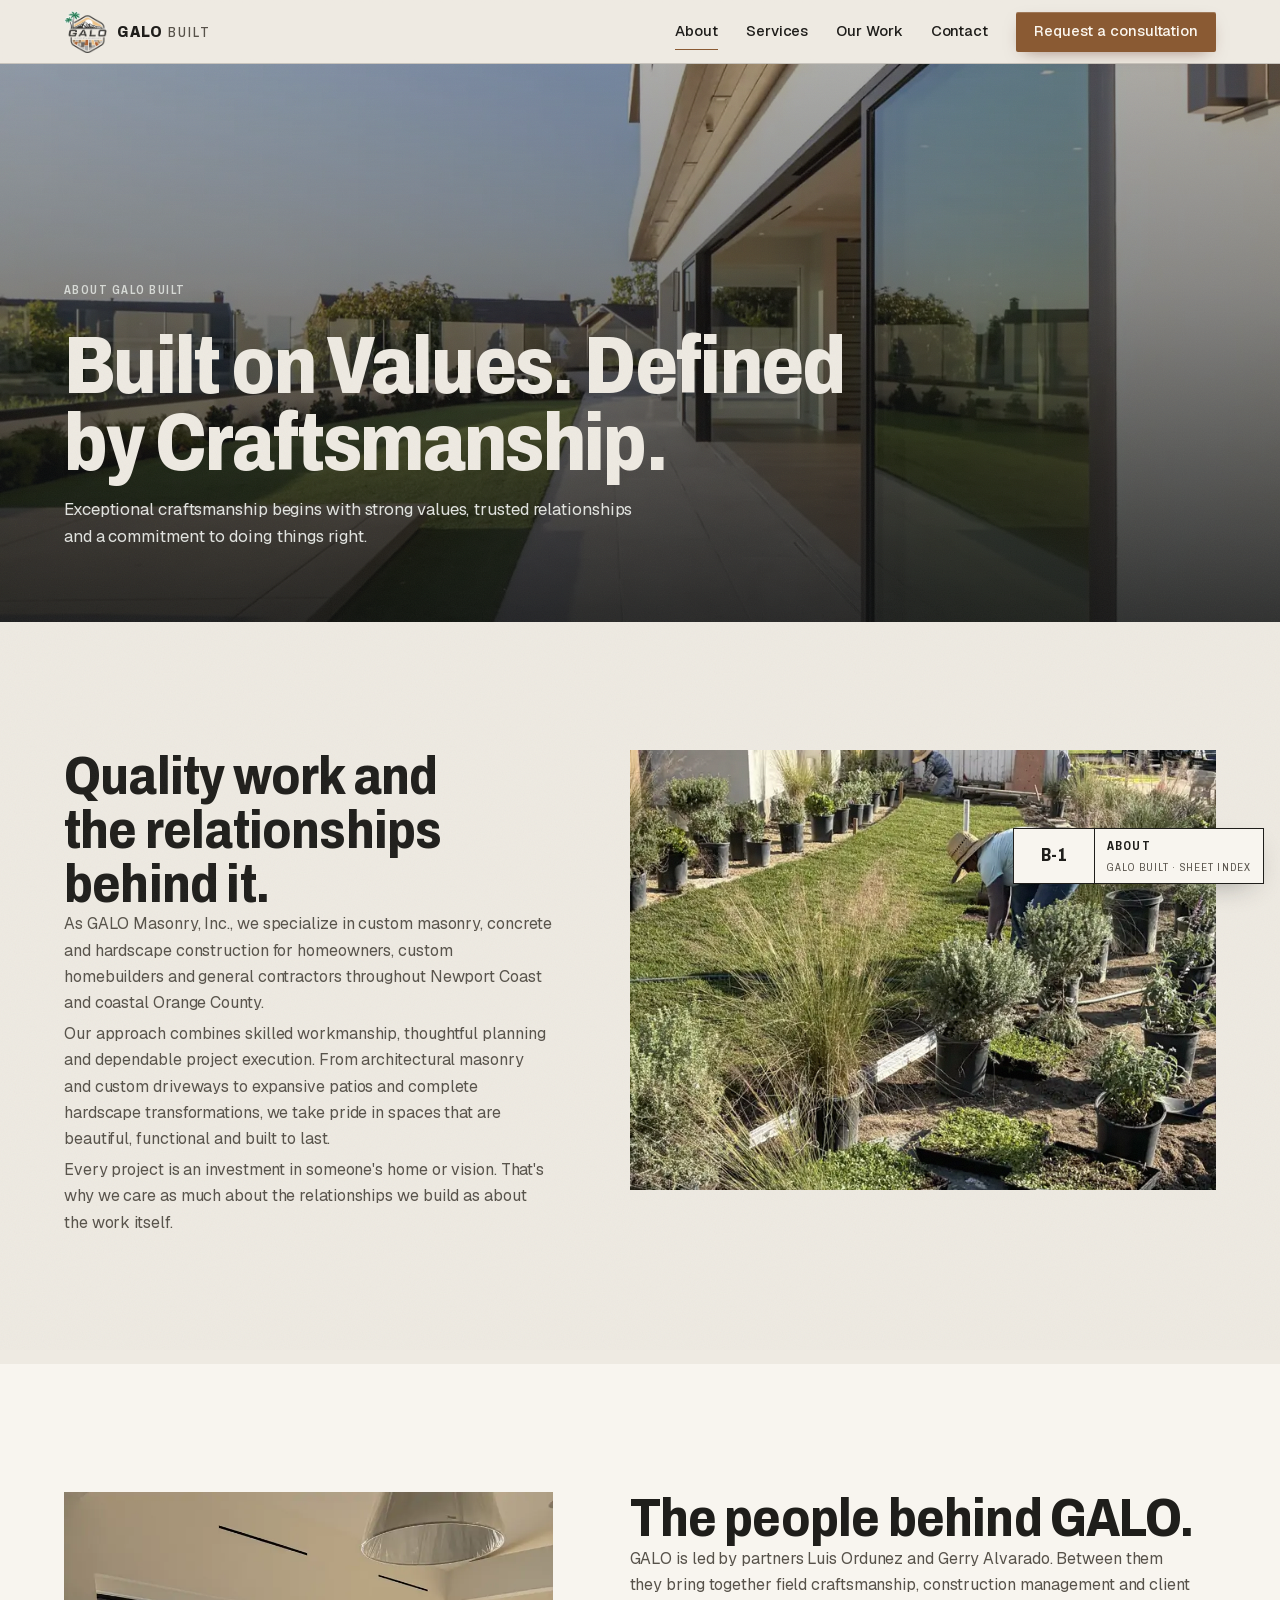
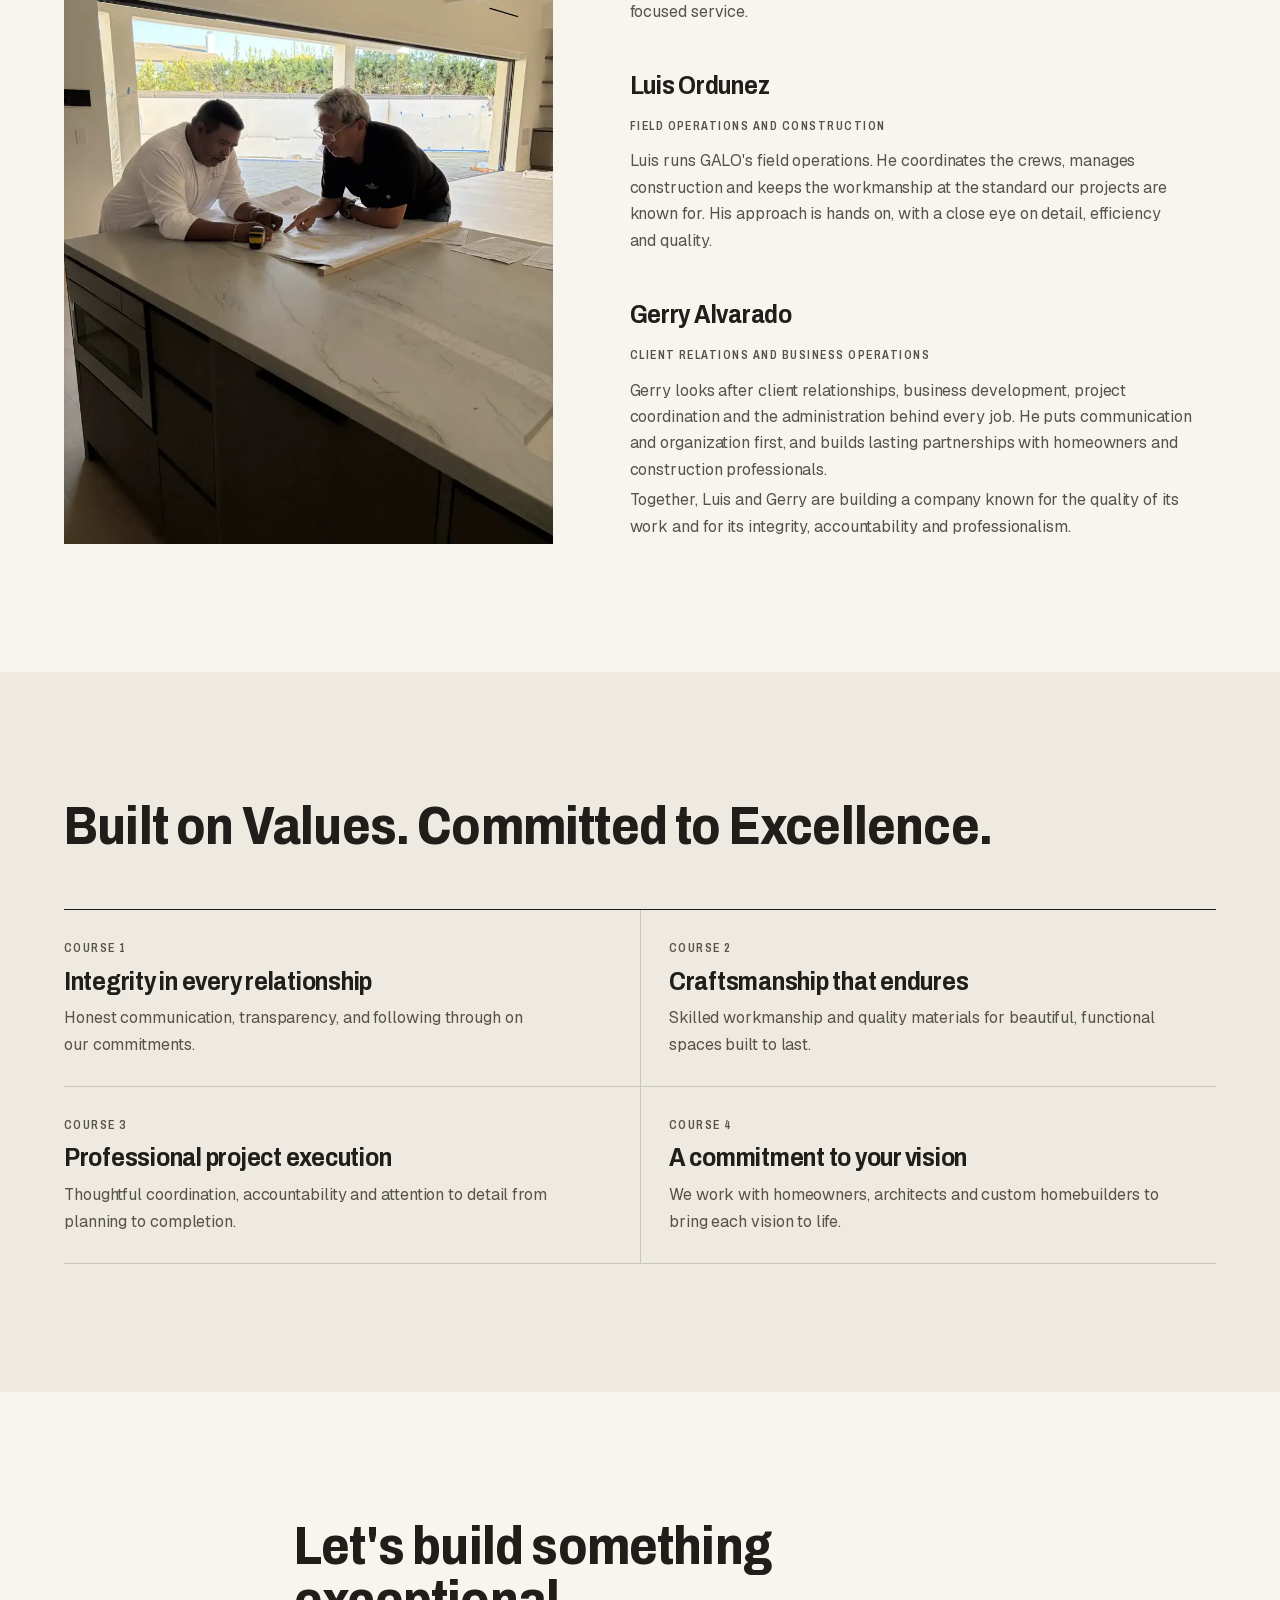
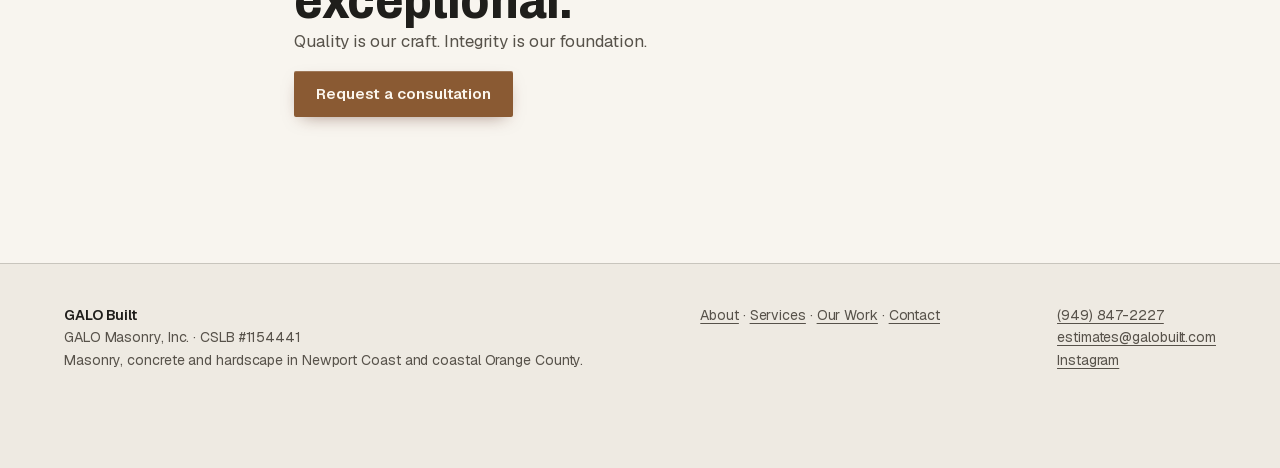
<file: about.html>
<!doctype html>
<html lang="en">
<head>
<script async src="https://www.googletagmanager.com/gtm.js?id=GTM-TGVDHN62"></script>
<script>
  window.dataLayer = window.dataLayer || [];
  function gtag(){dataLayer.push(arguments);}
  gtag('js', new Date());
</script>
<meta charset="utf-8">
<meta name="viewport" content="width=device-width, initial-scale=1, viewport-fit=cover">
<title>About GALO Built · Masonry and Hardscape Partners in Newport Beach</title>
<meta name="description" content="GALO Built is led by Luis Ordunez and Gerry Alvarado. Masonry, concrete and hardscape in Newport Coast and coastal Orange County.">
<link rel="canonical" href="https://galobuilt.com/about">
<meta property="og:type" content="website">
<meta property="og:site_name" content="GALO Built">
<meta property="og:title" content="About GALO Built · Masonry and Hardscape Partners in Newport Beach">
<meta property="og:description" content="GALO Built is led by Luis Ordunez and Gerry Alvarado. Masonry, concrete and hardscape in Newport Coast and coastal Orange County.">
<meta property="og:url" content="https://galobuilt.com/about">
<meta property="og:image" content="https://galobuilt.com/assets/galo/gerry-luis.webp">
<meta name="twitter:card" content="summary_large_image">
<meta name="theme-color" content="#1D1C19">
<link rel="icon" type="image/png" href="favicon.png">
<link rel="apple-touch-icon" href="apple-touch-icon.png">
<link rel="preload" href="assets/fonts/archivo-latin.woff2" as="font" type="font/woff2" crossorigin>
<link rel="preload" href="assets/fonts/geist-latin.woff2" as="font" type="font/woff2" crossorigin>
<style>
  @font-face { font-family: 'Archivo'; font-style: normal; font-weight: 400 900; font-stretch: 62% 125%; font-display: swap; src: url(assets/fonts/archivo-latin.woff2) format('woff2'); unicode-range: U+0000-00FF, U+0131, U+0152-0153, U+02BB-02BC, U+02C6, U+02DA, U+02DC, U+0304, U+0308, U+0329, U+2000-206F, U+20AC, U+2122, U+2191, U+2193, U+2212, U+2215, U+FEFF, U+FFFD; }
  @font-face { font-family: 'Geist'; font-style: normal; font-weight: 400 600; font-display: swap; src: url(assets/fonts/geist-latin.woff2) format('woff2'); unicode-range: U+0000-00FF, U+0131, U+0152-0153, U+02BB-02BC, U+02C6, U+02DA, U+02DC, U+0304, U+0308, U+0329, U+2000-206F, U+20AC, U+2122, U+2191, U+2193, U+2212, U+2215, U+FEFF, U+FFFD; }
</style>
<link rel="stylesheet" href="scrollcraft.css">
<link rel="stylesheet" href="site.css">
<style>
  .split2 { display: grid; grid-template-columns: 1fr 1.2fr; gap: clamp(32px, 6vw, 96px); align-items: start; }
  .split2 figure { margin: 0; aspect-ratio: 4/3; overflow: hidden; } .split2 figure img { width: 100%; height: 100%; object-fit: cover; }
  .vals { display: grid; grid-template-columns: repeat(2, 1fr); border-top: 1px solid var(--sc-ink); }
  .vals > div { padding: 28px 28px 28px 0; border-bottom: 1px solid var(--line); display: grid; gap: 10px; }
  .vals > div:nth-child(even) { padding-left: 28px; border-left: 1px solid var(--line); }
  .trade { display: grid; grid-template-columns: 1fr 1fr; gap: clamp(32px, 5vw, 80px); align-items: center; padding: clamp(48px, 7vw, 96px) 0; border-top: 1px solid var(--line); }
  .trade:nth-child(even) figure { order: 2; }
  .trade figure { margin: 0; aspect-ratio: 16/11; overflow: hidden; } .trade figure img { width: 100%; height: 100%; object-fit: cover; }
  .trade ul { margin: 6px 0 0; padding: 0; list-style: none; display: grid; grid-template-columns: 1fr 1fr; gap: 8px 20px; }
  .trade li { padding: 8px 0; border-bottom: 1px solid var(--line); font-size: .95rem; }
  .filters { display: flex; flex-wrap: wrap; gap: 8px; margin: 28px 0 36px; }
  .filters button { font: 500 .92rem var(--sc-font-text); padding: 10px 16px; border: 1px solid var(--line); background: transparent; color: var(--sc-ink); cursor: pointer; border-radius: 0; transition: background-color .14s var(--sc-ease-out); }
  .filters button[aria-pressed="true"] { background: var(--sc-ink); color: var(--sc-surface); border-color: var(--sc-ink); }
  .gal { display: grid; grid-template-columns: repeat(12, 1fr); gap: clamp(14px, 1.6vw, 24px); }
  .gal figure { margin: 0; display: grid; gap: 10px; grid-column: span 4; }
  .gal figure.w { grid-column: span 8; }
  .gal figure[hidden] { display: none; }
  .gal .im { overflow: hidden; aspect-ratio: 4/3; background: #cfd1cd; } .gal figure.w .im { aspect-ratio: auto; height: 100%; min-height: 280px; }
  .gal img { width: 100%; height: 100%; object-fit: cover; transition: transform .5s var(--sc-ease-out); }
  @media (hover: hover) and (pointer: fine) { .gal figure:hover img { transform: scale(1.03); } }
  .gal figcaption { display: flex; justify-content: space-between; gap: 12px; font-size: .9rem; }
  .gal figcaption b { font-weight: 600; }
  .contact-grid { display: grid; grid-template-columns: .8fr 1.2fr; gap: clamp(32px, 6vw, 96px); align-items: start; }
  .contact-grid dl { display: grid; grid-template-columns: 7rem 1fr; gap: 10px 16px; margin: 8px 0 0; font-size: .95rem; }
  .contact-grid dt { font-family: var(--sc-font-display); font-stretch: 75%; font-weight: 600; letter-spacing: .1em; text-transform: uppercase; font-size: .74rem; color: var(--sc-ink-soft); padding-top: 3px; }
  .contact-grid dd { margin: 0; }
  .band { background: var(--sc-surface); }
  @media (max-width: 900px) {
    .split2, .trade, .contact-grid { grid-template-columns: 1fr; } .trade:nth-child(even) figure { order: 0; }
    .vals { grid-template-columns: 1fr; } .vals > div:nth-child(even) { padding-left: 0; border-left: 0; }
    .gal figure, .gal figure.w { grid-column: span 12; } .gal figure.w .im { aspect-ratio: 4/3; min-height: 0; }
  }
</style>
</head>
<body>
<div class="sc-grain" aria-hidden="true"></div>

<header class="bar">
  <a class="mark" href="/" aria-label="GALO Built home">
    <img class="mark__logo" src="assets/galo/logo-badge.webp" width="200" height="192" alt="">
    <span>GALO <small>BUILT</small></span>
  </a>
  <button class="menu-btn" aria-expanded="false" aria-controls="nav">Menu</button>
  <nav class="nav" id="nav" aria-label="Main">
    <a href="/about" aria-current="page">About</a>
    <a href="/services">Services</a>
    <a href="/projects">Our Work</a>
    <a href="/contact">Contact</a>
    <a class="btn" href="/contact">Request a consultation</a>
  </nav>
</header>
<main>
<section class="page-hero" id="top-B-1" data-sheet="B-1" data-sheet-name="About">
  <img fetchpriority="high" src="assets/galo/spyglass-walk.webp" srcset="assets/galo/spyglass-walk-s.webp 900w, assets/galo/spyglass-walk-m.webp 1400w, assets/galo/spyglass-walk.webp 2400w" sizes="100vw" width="2400" height="1600" alt="Long stone walkway beside a glass wall and lawn at a home in Corona del Mar">
  <div class="wrap"><p class="tag" data-k="about-1">About GALO Built</p><h1 class="h-xl" data-k="about-2">Built on Values. Defined by Craftsmanship.</h1><p class="lede" data-k="about-3">Exceptional craftsmanship begins with strong values, trusted relationships and a commitment to doing things right.</p></div>
</section>
<section class="section" id="story" data-sheet="B-2" data-sheet-name="Who we are">
  <div class="wrap split2">
    <div class="sc-stack" data-sc-in data-sc-stagger="60">
      <h2 class="h-lg" data-k="about-4">Quality work and the relationships behind it.</h2>
      <p class="body" data-k="about-5">As GALO Masonry, Inc., we specialize in custom masonry, concrete and hardscape construction for homeowners, custom homebuilders and general contractors throughout Newport Coast and coastal Orange County.</p>
      <p class="body" data-k="about-6">Our approach combines skilled workmanship, thoughtful planning and dependable project execution. From architectural masonry and custom driveways to expansive patios and complete hardscape transformations, we take pride in spaces that are beautiful, functional and built to last.</p>
      <p class="body" data-k="about-7">Every project is an investment in someone's home or vision. That's why we care as much about the relationships we build as about the work itself.</p>
    </div>
    <figure data-sc-reveal="up" data-sc-reveal-at="0.1 0.5"><img src="assets/galo/sandkey-planting-s.webp" width="900" height="1200" loading="lazy" alt="GALO crew finishing the planting beds on a front yard"></figure>
  </div>
</section>
<section class="section band" id="people" data-sheet="B-3" data-sheet-name="The people behind GALO">
  <div class="wrap split2">
    <figure data-sc-reveal="up" data-sc-reveal-at="0.1 0.5" style="aspect-ratio:3/4"><img src="assets/galo/gerry-luis-s.webp" width="900" height="1200" loading="lazy" alt="Luis Ordunez and Gerry Alvarado reviewing plans at a kitchen island"></figure>
    <div class="sc-stack" data-sc-in data-sc-stagger="60">
      <h2 class="h-lg" data-k="about-8">The people behind GALO.</h2>
      <p class="body" data-k="about-9">GALO is led by partners Luis Ordunez and Gerry Alvarado. Between them they bring together field craftsmanship, construction management and client focused service.</p>
      <h3 class="h-md" data-k="about-10">Luis Ordunez</h3>
      <p class="tag" data-k="about-11">Field operations and construction</p>
      <p class="body" data-k="about-12">Luis runs GALO's field operations. He coordinates the crews, manages construction and keeps the workmanship at the standard our projects are known for. His approach is hands on, with a close eye on detail, efficiency and quality.</p>
      <h3 class="h-md" data-k="about-13">Gerry Alvarado</h3>
      <p class="tag" data-k="about-14">Client relations and business operations</p>
      <p class="body" data-k="about-15">Gerry looks after client relationships, business development, project coordination and the administration behind every job. He puts communication and organization first, and builds lasting partnerships with homeowners and construction professionals.</p>
      <p class="body" data-k="about-16">Together, Luis and Gerry are building a company known for the quality of its work and for its integrity, accountability and professionalism.</p>
    </div>
  </div>
</section>
<section class="section" id="values" data-sheet="B-4" data-sheet-name="Our values">
  <div class="wrap">
    <h2 class="h-lg" data-sc-in style="margin-bottom: clamp(32px,5vw,56px)" data-k="about-17">Built on Values. Committed to Excellence.</h2>
    <div class="vals" data-sc-in data-sc-stagger="70">
      <div><span class="tag" data-k="about-18">Course 1</span><h3 class="h-md" data-k="about-19">Integrity in every relationship</h3><p class="body" data-k="about-20">Honest communication, transparency, and following through on our commitments.</p></div>
      <div><span class="tag" data-k="about-21">Course 2</span><h3 class="h-md" data-k="about-22">Craftsmanship that endures</h3><p class="body" data-k="about-23">Skilled workmanship and quality materials for beautiful, functional spaces built to last.</p></div>
      <div><span class="tag" data-k="about-24">Course 3</span><h3 class="h-md" data-k="about-25">Professional project execution</h3><p class="body" data-k="about-26">Thoughtful coordination, accountability and attention to detail from planning to completion.</p></div>
      <div><span class="tag" data-k="about-27">Course 4</span><h3 class="h-md" data-k="about-28">A commitment to your vision</h3><p class="body" data-k="about-29">We work with homeowners, architects and custom homebuilders to bring each vision to life.</p></div>
    </div>
  </div>
</section>
<section class="section band" id="next" data-sheet="B-5" data-sheet-name="Work with us">
  <div class="wrap sc-stack" data-sc-in data-sc-stagger="60" style="max-width:820px">
    <h2 class="h-lg" data-k="about-30">Let's build something exceptional.</h2>
    <p class="lede" data-k="about-31">Quality is our craft. Integrity is our foundation.</p>
    <p><a class="btn" href="/contact">Request a consultation</a></p>
  </div>
</section>
</main>
<footer class="foot">
      <div><strong>GALO Built</strong><br>GALO Masonry, Inc. · CSLB #1154441<br>Masonry, concrete and hardscape in Newport Coast and coastal Orange County.</div>
      <div><a href="/about">About</a> · <a href="/services">Services</a> · <a href="/projects">Our Work</a> · <a href="/contact">Contact</a></div>
      <div><a href="tel:+19498472227" data-biz="phone">(949) 847-2227</a><br><a href="mailto:estimates@galobuilt.com" data-biz="email">estimates@galobuilt.com</a><br><a href="https://instagram.com/galobuilt" rel="noopener" target="_blank">Instagram</a></div>
    </footer>
<div class="titleblock">
  <span class="titleblock__sheet">A-0</span>
  <button aria-expanded="false"><span class="titleblock__name">Page</span><span class="titleblock__proj">GALO Built · Sheet index</span></button>
  <ul class="sheets"></ul>
</div>
<script src="scrollcraft.js"></script>
<script>ScrollCraft.mount(document.body);</script>
<script src="site.js"></script>
</body>
</html>
</file>
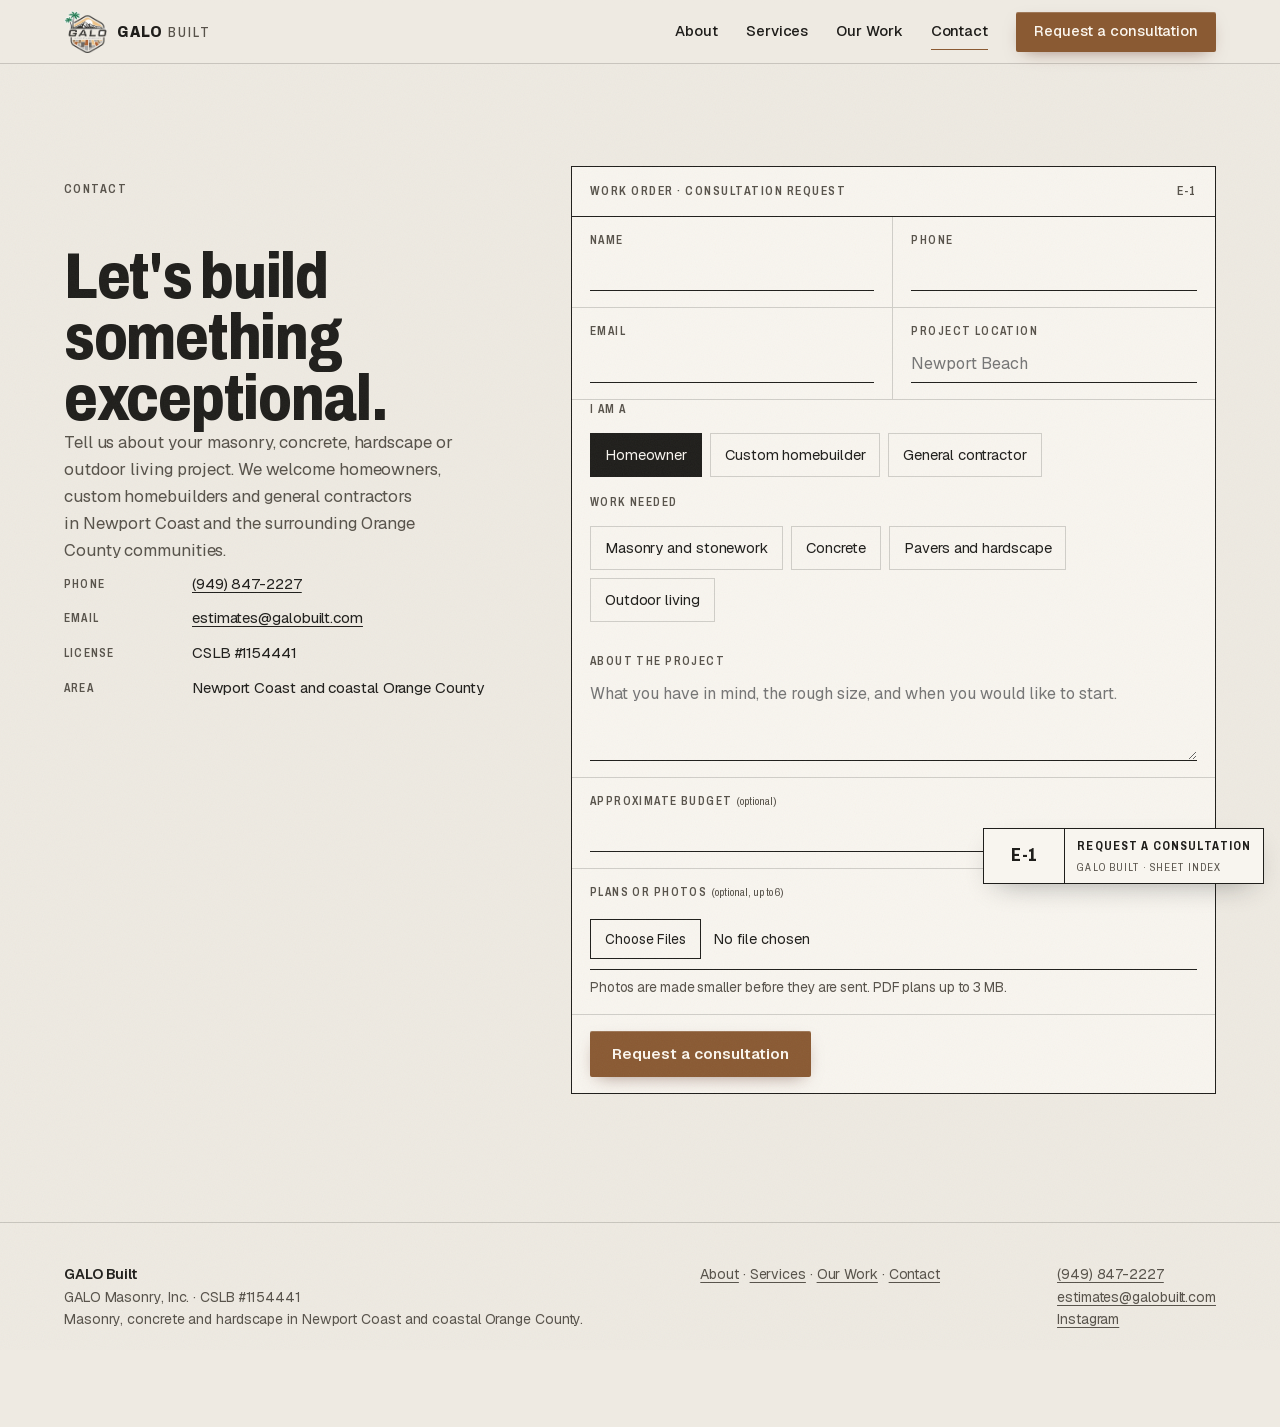
<file: contact.html>
<!doctype html>
<html lang="en">
<head>
<script async src="https://www.googletagmanager.com/gtm.js?id=GTM-TGVDHN62"></script>
<script>
  window.dataLayer = window.dataLayer || [];
  function gtag(){dataLayer.push(arguments);}
  gtag('js', new Date());
</script>
<meta charset="utf-8">
<meta name="viewport" content="width=device-width, initial-scale=1, viewport-fit=cover">
<title>Request a Consultation · GALO Built, Newport Coast Masonry and Hardscape</title>
<meta name="description" content="Tell GALO Built about your masonry, concrete, hardscape or outdoor living project in Newport Coast or coastal Orange County. Call (949) 847-2227 or send the form.">
<link rel="canonical" href="https://galobuilt.com/contact">
<meta property="og:type" content="website">
<meta property="og:site_name" content="GALO Built">
<meta property="og:title" content="Request a Consultation · GALO Built, Newport Coast Masonry and Hardscape">
<meta property="og:description" content="Tell GALO Built about your masonry, concrete, hardscape or outdoor living project in Newport Coast or coastal Orange County. Call (949) 847-2227 or send the form.">
<meta property="og:url" content="https://galobuilt.com/contact">
<meta property="og:image" content="https://galobuilt.com/assets/galo/hvhs-courtyard.webp">
<meta name="twitter:card" content="summary_large_image">
<meta name="theme-color" content="#1D1C19">
<link rel="icon" type="image/png" href="favicon.png">
<link rel="apple-touch-icon" href="apple-touch-icon.png">
<link rel="preload" href="assets/fonts/archivo-latin.woff2" as="font" type="font/woff2" crossorigin>
<link rel="preload" href="assets/fonts/geist-latin.woff2" as="font" type="font/woff2" crossorigin>
<style>
  @font-face { font-family: 'Archivo'; font-style: normal; font-weight: 400 900; font-stretch: 62% 125%; font-display: swap; src: url(assets/fonts/archivo-latin.woff2) format('woff2'); unicode-range: U+0000-00FF, U+0131, U+0152-0153, U+02BB-02BC, U+02C6, U+02DA, U+02DC, U+0304, U+0308, U+0329, U+2000-206F, U+20AC, U+2122, U+2191, U+2193, U+2212, U+2215, U+FEFF, U+FFFD; }
  @font-face { font-family: 'Geist'; font-style: normal; font-weight: 400 600; font-display: swap; src: url(assets/fonts/geist-latin.woff2) format('woff2'); unicode-range: U+0000-00FF, U+0131, U+0152-0153, U+02BB-02BC, U+02C6, U+02DA, U+02DC, U+0304, U+0308, U+0329, U+2000-206F, U+20AC, U+2122, U+2191, U+2193, U+2212, U+2215, U+FEFF, U+FFFD; }
</style>
<link rel="stylesheet" href="scrollcraft.css">
<link rel="stylesheet" href="site.css">
<style>
  .split2 { display: grid; grid-template-columns: 1fr 1.2fr; gap: clamp(32px, 6vw, 96px); align-items: start; }
  .split2 figure { margin: 0; aspect-ratio: 4/3; overflow: hidden; } .split2 figure img { width: 100%; height: 100%; object-fit: cover; }
  .vals { display: grid; grid-template-columns: repeat(2, 1fr); border-top: 1px solid var(--sc-ink); }
  .vals > div { padding: 28px 28px 28px 0; border-bottom: 1px solid var(--line); display: grid; gap: 10px; }
  .vals > div:nth-child(even) { padding-left: 28px; border-left: 1px solid var(--line); }
  .trade { display: grid; grid-template-columns: 1fr 1fr; gap: clamp(32px, 5vw, 80px); align-items: center; padding: clamp(48px, 7vw, 96px) 0; border-top: 1px solid var(--line); }
  .trade:nth-child(even) figure { order: 2; }
  .trade figure { margin: 0; aspect-ratio: 16/11; overflow: hidden; } .trade figure img { width: 100%; height: 100%; object-fit: cover; }
  .trade ul { margin: 6px 0 0; padding: 0; list-style: none; display: grid; grid-template-columns: 1fr 1fr; gap: 8px 20px; }
  .trade li { padding: 8px 0; border-bottom: 1px solid var(--line); font-size: .95rem; }
  .filters { display: flex; flex-wrap: wrap; gap: 8px; margin: 28px 0 36px; }
  .filters button { font: 500 .92rem var(--sc-font-text); padding: 10px 16px; border: 1px solid var(--line); background: transparent; color: var(--sc-ink); cursor: pointer; border-radius: 0; transition: background-color .14s var(--sc-ease-out); }
  .filters button[aria-pressed="true"] { background: var(--sc-ink); color: var(--sc-surface); border-color: var(--sc-ink); }
  .gal { display: grid; grid-template-columns: repeat(12, 1fr); gap: clamp(14px, 1.6vw, 24px); }
  .gal figure { margin: 0; display: grid; gap: 10px; grid-column: span 4; }
  .gal figure.w { grid-column: span 8; }
  .gal figure[hidden] { display: none; }
  .gal .im { overflow: hidden; aspect-ratio: 4/3; background: #cfd1cd; } .gal figure.w .im { aspect-ratio: auto; height: 100%; min-height: 280px; }
  .gal img { width: 100%; height: 100%; object-fit: cover; transition: transform .5s var(--sc-ease-out); }
  @media (hover: hover) and (pointer: fine) { .gal figure:hover img { transform: scale(1.03); } }
  .gal figcaption { display: flex; justify-content: space-between; gap: 12px; font-size: .9rem; }
  .gal figcaption b { font-weight: 600; }
  .contact-grid { display: grid; grid-template-columns: .8fr 1.2fr; gap: clamp(32px, 6vw, 96px); align-items: start; }
  .contact-grid dl { display: grid; grid-template-columns: 7rem 1fr; gap: 10px 16px; margin: 8px 0 0; font-size: .95rem; }
  .contact-grid dt { font-family: var(--sc-font-display); font-stretch: 75%; font-weight: 600; letter-spacing: .1em; text-transform: uppercase; font-size: .74rem; color: var(--sc-ink-soft); padding-top: 3px; }
  .contact-grid dd { margin: 0; }
  .band { background: var(--sc-surface); }
  @media (max-width: 900px) {
    .split2, .trade, .contact-grid { grid-template-columns: 1fr; } .trade:nth-child(even) figure { order: 0; }
    .vals { grid-template-columns: 1fr; } .vals > div:nth-child(even) { padding-left: 0; border-left: 0; }
    .gal figure, .gal figure.w { grid-column: span 12; } .gal figure.w .im { aspect-ratio: 4/3; min-height: 0; }
  }
</style>
</head>
<body>
<div class="sc-grain" aria-hidden="true"></div>

<header class="bar">
  <a class="mark" href="/" aria-label="GALO Built home">
    <img class="mark__logo" src="assets/galo/logo-badge.webp" width="200" height="192" alt="">
    <span>GALO <small>BUILT</small></span>
  </a>
  <button class="menu-btn" aria-expanded="false" aria-controls="nav">Menu</button>
  <nav class="nav" id="nav" aria-label="Main">
    <a href="/about">About</a>
    <a href="/services">Services</a>
    <a href="/projects">Our Work</a>
    <a href="/contact" aria-current="page">Contact</a>
    <a class="btn" href="#estimate">Request a consultation</a>
  </nav>
</header>
<main>
<section class="section" id="estimate" data-sheet="E-1" data-sheet-name="Request a consultation" style="padding-top:clamp(56px,8vw,110px)">
  <div class="wrap contact-grid">
    <div class="sc-stack">
      <p class="tag" data-k="contact-1">Contact</p>
      <h1 class="h-xl" style="font-size:clamp(2.4rem,5vw,4.6rem)" data-k="contact-2">Let's build something exceptional.</h1>
      <p class="lede" data-k="contact-3">Tell us about your masonry, concrete, hardscape or outdoor living project. We welcome homeowners, custom homebuilders and general contractors in Newport Coast and the surrounding Orange County communities.</p>
      <dl>
          <dt>Phone</dt><dd><a href="tel:+19498472227" data-biz="phone">(949) 847-2227</a></dd>
          <dt>Email</dt><dd><a href="mailto:estimates@galobuilt.com" data-biz="email">estimates@galobuilt.com</a></dd>
          <dt>License</dt><dd data-k="contact-4">CSLB #1154441</dd>
          <dt>Area</dt><dd data-k="contact-5">Newport Coast and coastal Orange County</dd>
        </dl>
    </div>
    <div class="order">
        <div class="order__head"><span class="tag" data-k="contact-6">Work order · Consultation request</span><span class="tag" data-k="contact-7">E-1</span></div>
        <form method="post" action="#" novalidate>
          <div class="order__grid">
            <div class="field"><label for="f-name">Name</label><input id="f-name" name="name" autocomplete="name" required></div>
            <div class="field"><label for="f-phone">Phone</label><input id="f-phone" name="phone" type="tel" autocomplete="tel" required></div>
            <div class="field"><label for="f-email">Email</label><input id="f-email" name="email" type="email" autocomplete="email" required></div>
            <div class="field"><label for="f-city">Project location</label><input id="f-city" name="city" autocomplete="address-level2" placeholder="Newport Beach"></div>
            <fieldset class="field field--full"><legend>I am a</legend>
              <div class="chips">
                <label><input type="radio" name="who" value="Homeowner" checked><span>Homeowner</span></label>
                <label><input type="radio" name="who" value="Custom homebuilder"><span>Custom homebuilder</span></label>
                <label><input type="radio" name="who" value="General contractor"><span>General contractor</span></label>
              </div>
            </fieldset>
            <fieldset class="field field--full"><legend>Work needed</legend>
              <div class="chips">
                <label><input type="checkbox" name="work" value="Masonry and stonework"><span>Masonry and stonework</span></label>
                <label><input type="checkbox" name="work" value="Concrete"><span>Concrete</span></label>
                <label><input type="checkbox" name="work" value="Pavers and hardscape"><span>Pavers and hardscape</span></label>
                <label><input type="checkbox" name="work" value="Outdoor living"><span>Outdoor living</span></label>
              </div>
            </fieldset>
            <div class="field field--full"><label for="f-msg">About the project</label><textarea id="f-msg" name="message" placeholder="What you have in mind, the rough size, and when you would like to start."></textarea></div>
            <div class="field field--full"><label for="f-budget">Approximate budget <span class="opt">(optional)</span></label><input id="f-budget" name="budget" autocomplete="off"></div>
            <div class="field field--full"><label for="f-files">Plans or photos <span class="opt">(optional, up to 6)</span></label><input id="f-files" name="files" type="file" multiple accept="image/*,.heic,.pdf"><p class="form-note" data-files-note>Photos are made smaller before they are sent. PDF plans up to 3 MB.</p></div>
            <div class="hp" aria-hidden="true"><label>Leave empty <input name="company_site" tabindex="-1" autocomplete="off"></label></div>
          </div>
          <div class="order__foot">
            <p class="form-note" data-form-status role="status"></p>
            <button class="btn" type="submit">Request a consultation</button>
          </div>
        </form>
        <div class="form-done" tabindex="-1">
          <h3 class="h-md">Thanks, <span data-first>there</span>.</h3>
          <p class="body" style="margin-top:10px" data-k="contact-15">Your request came through. We will call or email you soon to talk about your project.</p>
        </div>
      </div>
  </div>
</section>
</main>
<footer class="foot">
      <div><strong>GALO Built</strong><br>GALO Masonry, Inc. · CSLB #1154441<br>Masonry, concrete and hardscape in Newport Coast and coastal Orange County.</div>
      <div><a href="/about">About</a> · <a href="/services">Services</a> · <a href="/projects">Our Work</a> · <a href="/contact">Contact</a></div>
      <div><a href="tel:+19498472227" data-biz="phone">(949) 847-2227</a><br><a href="mailto:estimates@galobuilt.com" data-biz="email">estimates@galobuilt.com</a><br><a href="https://instagram.com/galobuilt" rel="noopener" target="_blank">Instagram</a></div>
    </footer>
<div class="titleblock">
  <span class="titleblock__sheet">A-0</span>
  <button aria-expanded="false"><span class="titleblock__name">Page</span><span class="titleblock__proj">GALO Built · Sheet index</span></button>
  <ul class="sheets"></ul>
</div>
<script src="scrollcraft.js"></script>
<script>ScrollCraft.mount(document.body);</script>
<script src="site.js"></script>
</body>
</html>
</file>
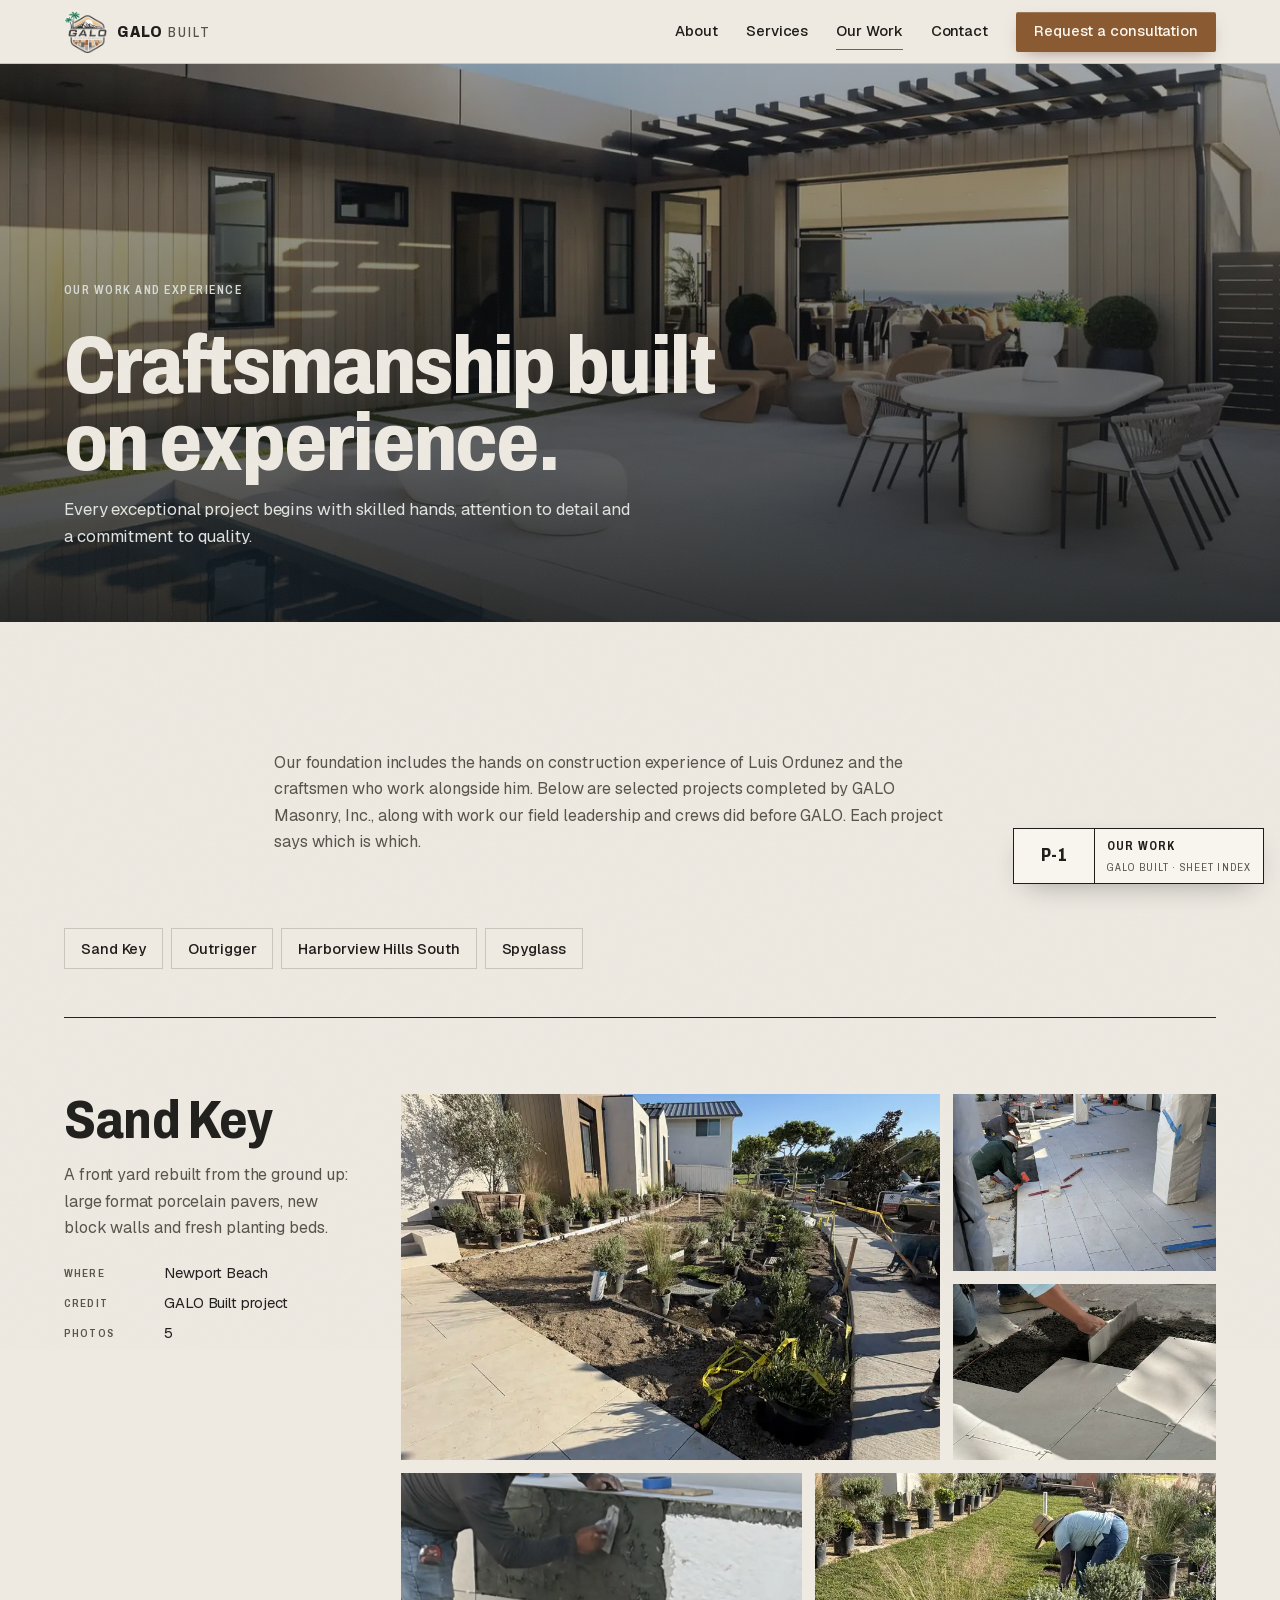
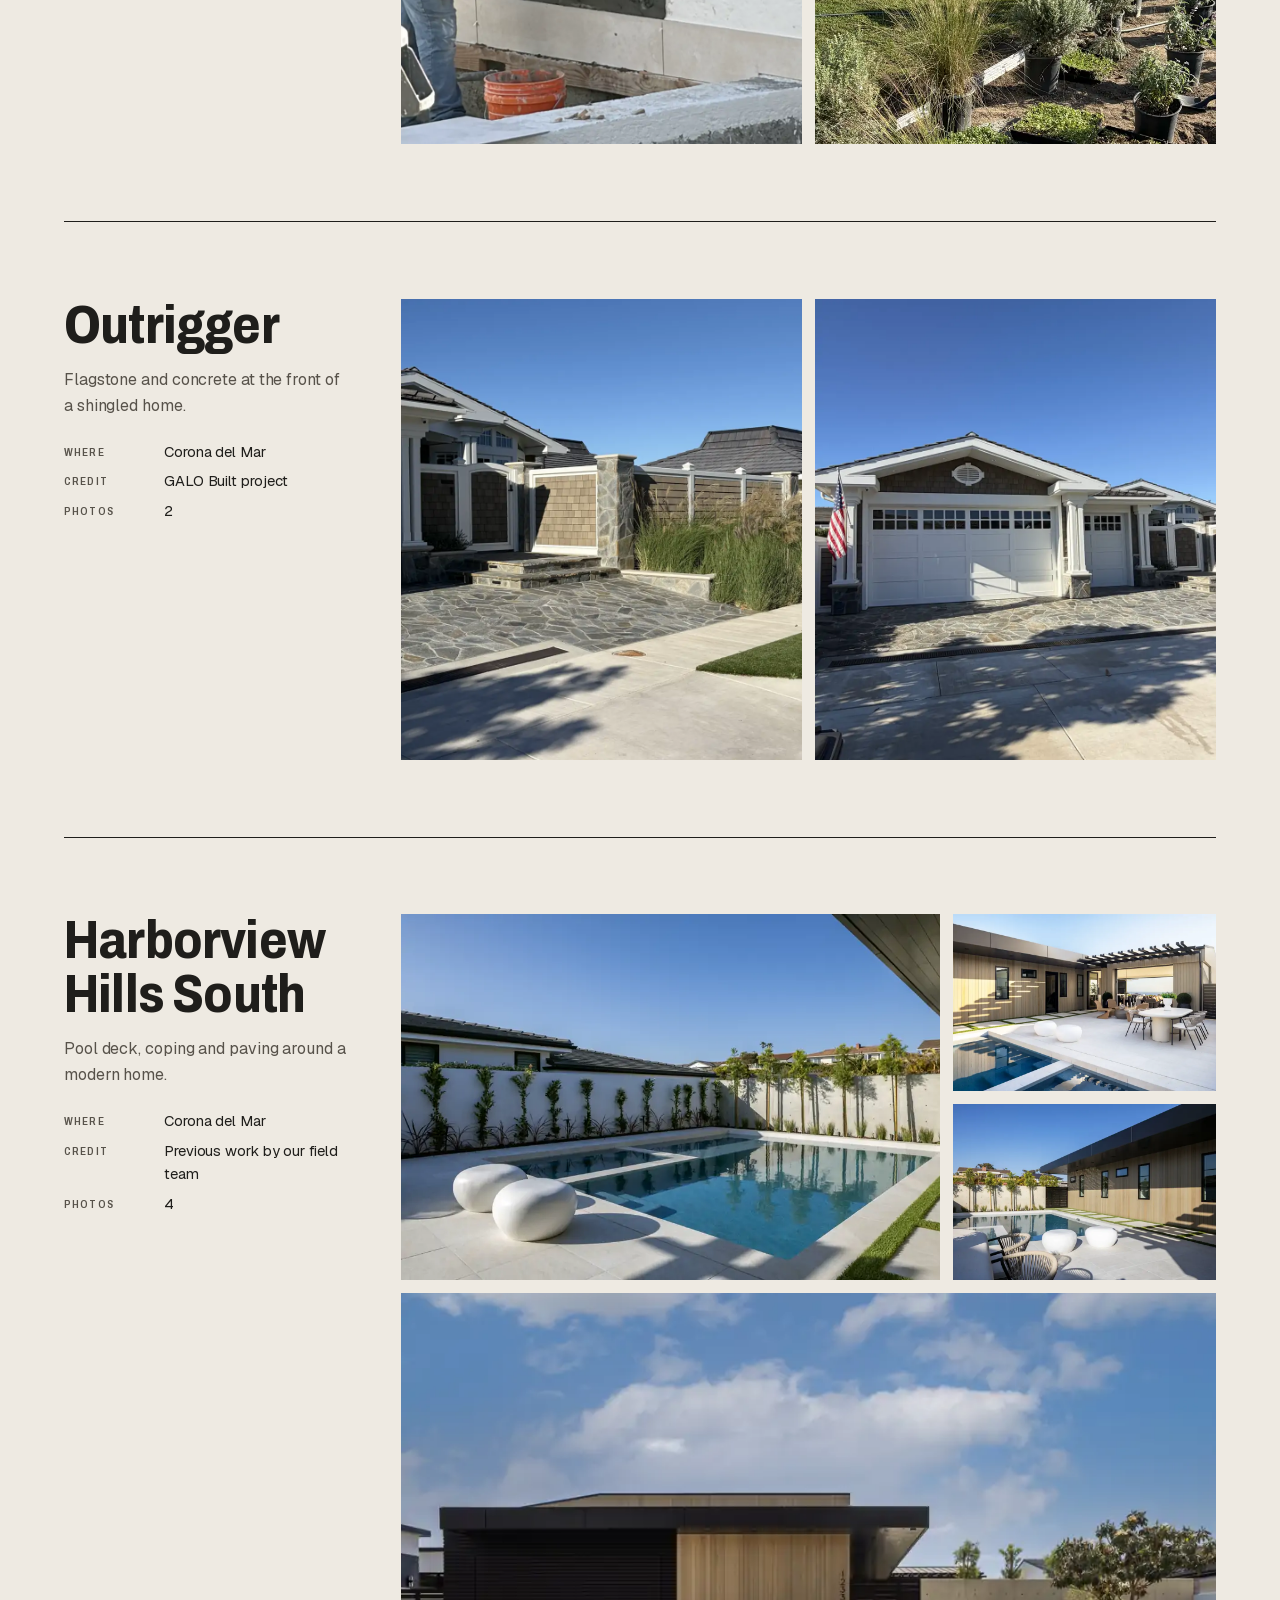
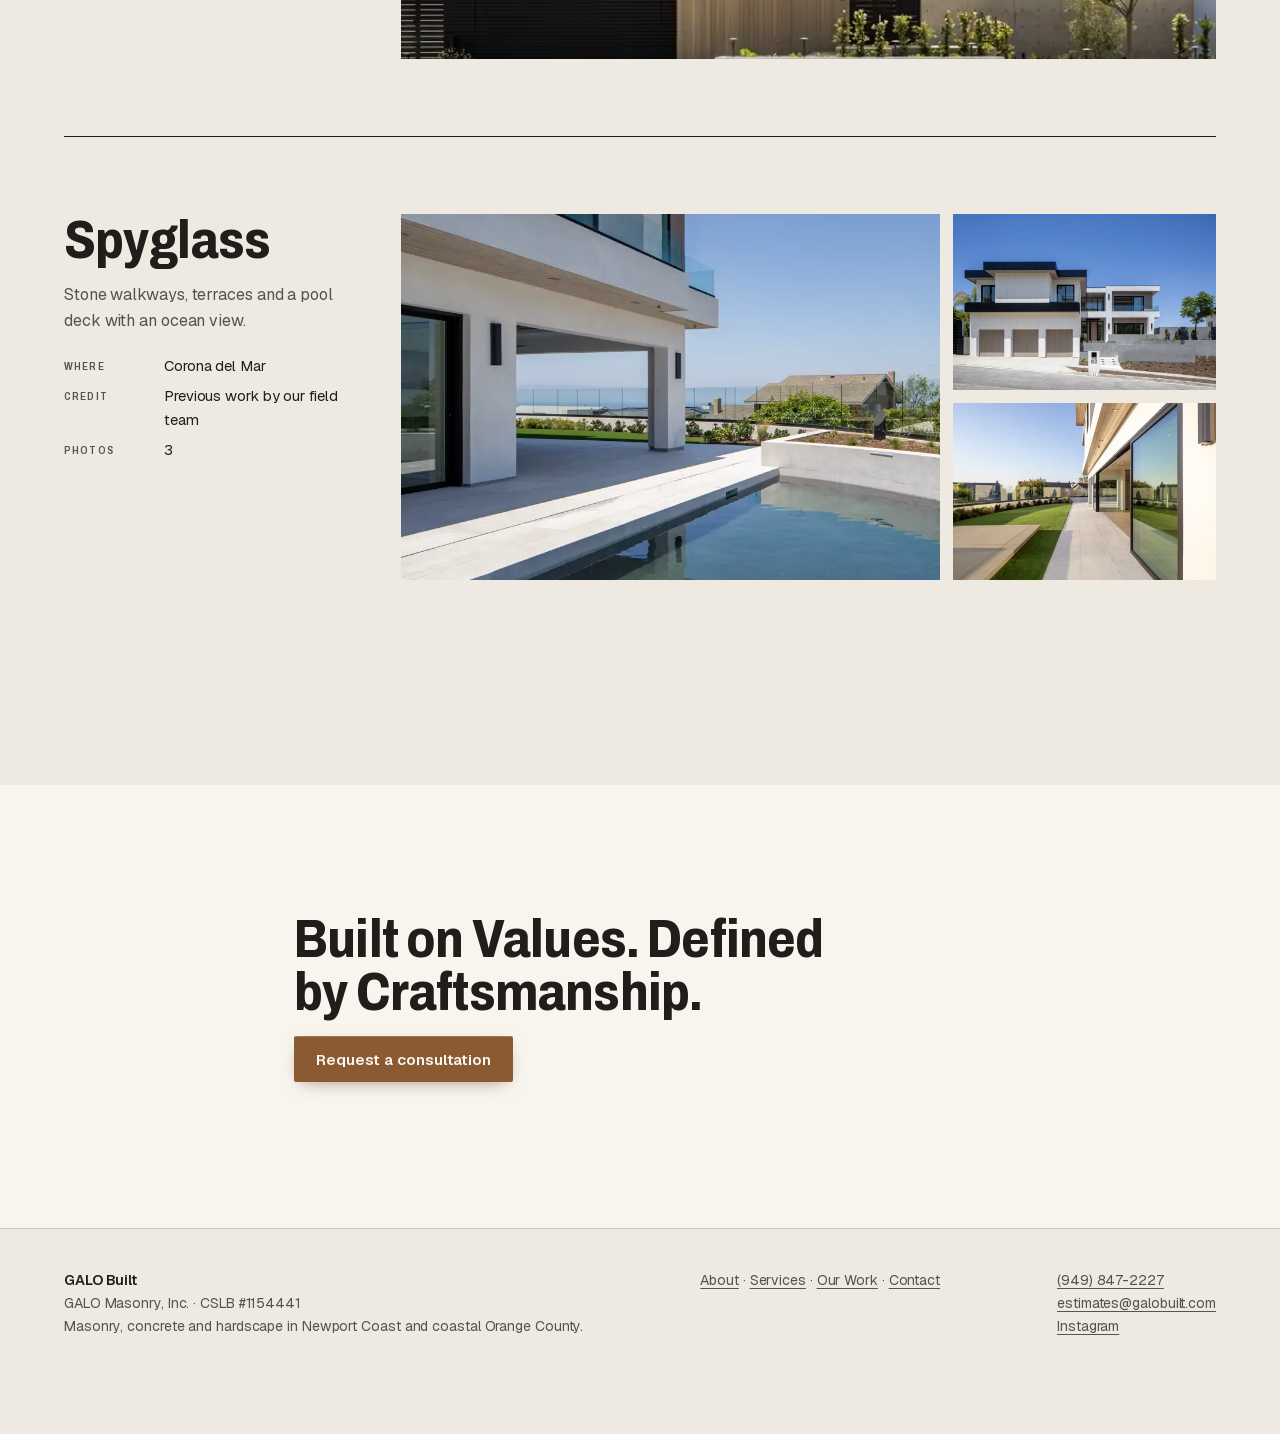
<file: projects.html>
<!doctype html>
<html lang="en">
<head>
<script async src="https://www.googletagmanager.com/gtm.js?id=GTM-TGVDHN62"></script>
<script>
  window.dataLayer = window.dataLayer || [];
  function gtag(){dataLayer.push(arguments);}
  gtag('js', new Date());
</script>
<meta charset="utf-8">
<meta name="viewport" content="width=device-width, initial-scale=1, viewport-fit=cover">
<title>Masonry and Hardscape Projects in Corona del Mar and Newport Beach · GALO Built</title>
<meta name="description" content="Selected masonry, concrete and hardscape projects by GALO Built and its field team in Corona del Mar, Newport Beach and coastal Orange County.">
<link rel="canonical" href="https://galobuilt.com/projects">
<meta property="og:type" content="website">
<meta property="og:site_name" content="GALO Built">
<meta property="og:title" content="Masonry and Hardscape Projects in Corona del Mar and Newport Beach · GALO Built">
<meta property="og:description" content="Selected masonry, concrete and hardscape projects by GALO Built and its field team in Corona del Mar, Newport Beach and coastal Orange County.">
<meta property="og:url" content="https://galobuilt.com/projects">
<meta property="og:image" content="https://galobuilt.com/assets/galo/hvhs-pool.webp">
<meta name="twitter:card" content="summary_large_image">
<meta name="theme-color" content="#1D1C19">
<link rel="icon" type="image/png" href="favicon.png">
<link rel="apple-touch-icon" href="apple-touch-icon.png">
<link rel="preload" href="assets/fonts/archivo-latin.woff2" as="font" type="font/woff2" crossorigin>
<link rel="preload" href="assets/fonts/geist-latin.woff2" as="font" type="font/woff2" crossorigin>
<style>
  @font-face { font-family: 'Archivo'; font-style: normal; font-weight: 400 900; font-stretch: 62% 125%; font-display: swap; src: url(assets/fonts/archivo-latin.woff2) format('woff2'); unicode-range: U+0000-00FF, U+0131, U+0152-0153, U+02BB-02BC, U+02C6, U+02DA, U+02DC, U+0304, U+0308, U+0329, U+2000-206F, U+20AC, U+2122, U+2191, U+2193, U+2212, U+2215, U+FEFF, U+FFFD; }
  @font-face { font-family: 'Geist'; font-style: normal; font-weight: 400 600; font-display: swap; src: url(assets/fonts/geist-latin.woff2) format('woff2'); unicode-range: U+0000-00FF, U+0131, U+0152-0153, U+02BB-02BC, U+02C6, U+02DA, U+02DC, U+0304, U+0308, U+0329, U+2000-206F, U+20AC, U+2122, U+2191, U+2193, U+2212, U+2215, U+FEFF, U+FFFD; }
</style>
<link rel="stylesheet" href="scrollcraft.css">
<link rel="stylesheet" href="site.css">
<style>
  .split2 { display: grid; grid-template-columns: 1fr 1.2fr; gap: clamp(32px, 6vw, 96px); align-items: start; }
  .split2 figure { margin: 0; aspect-ratio: 4/3; overflow: hidden; } .split2 figure img { width: 100%; height: 100%; object-fit: cover; }
  .vals { display: grid; grid-template-columns: repeat(2, 1fr); border-top: 1px solid var(--sc-ink); }
  .vals > div { padding: 28px 28px 28px 0; border-bottom: 1px solid var(--line); display: grid; gap: 10px; }
  .vals > div:nth-child(even) { padding-left: 28px; border-left: 1px solid var(--line); }
  .trade { display: grid; grid-template-columns: 1fr 1fr; gap: clamp(32px, 5vw, 80px); align-items: center; padding: clamp(48px, 7vw, 96px) 0; border-top: 1px solid var(--line); }
  .trade:nth-child(even) figure { order: 2; }
  .trade figure { margin: 0; aspect-ratio: 16/11; overflow: hidden; } .trade figure img { width: 100%; height: 100%; object-fit: cover; }
  .trade ul { margin: 6px 0 0; padding: 0; list-style: none; display: grid; grid-template-columns: 1fr 1fr; gap: 8px 20px; }
  .trade li { padding: 8px 0; border-bottom: 1px solid var(--line); font-size: .95rem; }
  .filters { display: flex; flex-wrap: wrap; gap: 8px; margin: 28px 0 36px; }
  .filters button { font: 500 .92rem var(--sc-font-text); padding: 10px 16px; border: 1px solid var(--line); background: transparent; color: var(--sc-ink); cursor: pointer; border-radius: 0; transition: background-color .14s var(--sc-ease-out); }
  .filters button[aria-pressed="true"] { background: var(--sc-ink); color: var(--sc-surface); border-color: var(--sc-ink); }
  .gal { display: grid; grid-auto-flow: dense; grid-template-columns: repeat(12, 1fr); gap: clamp(14px, 1.6vw, 24px); }
  .gal figure { margin: 0; display: grid; gap: 10px; grid-column: span 4; }
  .gal figure.w { grid-column: span 8; }
  .gal figure[hidden] { display: none; }
  .gal .im { overflow: hidden; aspect-ratio: 4/3; background: #cfd1cd; } .gal figure.w .im { aspect-ratio: auto; height: 100%; min-height: 280px; }
  .gal img { width: 100%; height: 100%; object-fit: cover; transition: transform .5s var(--sc-ease-out); }
  @media (hover: hover) and (pointer: fine) { .gal figure:hover img { transform: scale(1.03); } }
  .gal figcaption { display: flex; justify-content: space-between; gap: 12px; font-size: .9rem; }
  .gal figcaption b { font-weight: 600; }
  .jump { display: flex; flex-wrap: wrap; gap: 8px; margin: 8px 0 clamp(24px,4vw,48px); position: sticky; top: calc(var(--bar-h) + 8px); z-index: 5; }
  .jump a { font: 500 .92rem var(--sc-font-text); padding: 10px 16px; border: 1px solid var(--line); background: var(--sc-canvas); color: var(--sc-ink); text-decoration: none; transition: background-color .14s var(--sc-ease-out), color .14s var(--sc-ease-out); }
  .jump a:hover, .jump a:focus-visible { background: var(--sc-ink); color: var(--sc-surface); }
  .set { display: grid; grid-template-columns: minmax(15rem, .7fr) 2fr; gap: clamp(24px, 4vw, 64px); padding: clamp(40px, 6vw, 80px) 0; border-top: 1px solid var(--sc-ink); scroll-margin-top: calc(var(--bar-h) + 70px); }
  .set__head { display: grid; gap: 14px; align-content: start; position: sticky; top: calc(var(--bar-h) + 80px); }
  .set__head dl { display: grid; grid-template-columns: 5.5rem 1fr; gap: 6px 12px; margin: 6px 0 0; font-size: .92rem; }
  .set__head dt { font-family: var(--sc-font-display); font-stretch: 75%; font-weight: 600; letter-spacing: .1em; text-transform: uppercase; font-size: .72rem; color: var(--sc-ink-soft); padding-top: 3px; }
  .set__head dd { margin: 0; }
  .set__grid { display: grid; grid-template-columns: repeat(6, 1fr); grid-auto-rows: clamp(58px, 6.4vw, 104px); gap: clamp(8px, 1vw, 14px); }
  .tile { all: unset; cursor: zoom-in; overflow: hidden; background: #d9d4cb; grid-column: span 2; grid-row: span 2; position: relative; }
  .tile--cover { grid-column: span 4; grid-row: span 4; }
  .set__grid--5 .tile:nth-child(n+4) { grid-column: span 3; grid-row: span 3; }
  .set__grid--4 .tile:nth-child(4) { grid-column: span 6; grid-row: span 4; }
  .set__grid--2 .tile { grid-column: span 3; grid-row: span 5; }
  .tile img { width: 100%; height: 100%; object-fit: cover; display: block; transition: transform .5s var(--sc-ease-out); }
  .tile:focus-visible { outline: 2px solid var(--sc-accent); outline-offset: 3px; }
  @media (hover: hover) and (pointer: fine) { .tile:hover img { transform: scale(1.04); } }
  .lb { border: 0; padding: 0; margin: 0; width: 100vw; height: 100dvh; max-width: none; max-height: none; background: rgba(16,15,13,.96); color: var(--bone); }
  .lb::backdrop { background: rgba(16,15,13,.9); }
  .lb[open] { display: grid; place-items: center; }
  .lb__fig { margin: 0; display: grid; gap: 12px; justify-items: center; padding: 64px 72px 72px; width: 100%; height: 100%; box-sizing: border-box; align-content: center; touch-action: pan-y; }
  .lb__img { max-width: 100%; max-height: calc(100dvh - 170px); width: auto; height: auto; object-fit: contain; user-select: none; -webkit-user-drag: none; }
  .lb__cap { font-size: .95rem; color: var(--bone-soft); text-align: center; max-width: 60ch; }
  .lb__btn { position: absolute; width: 52px; height: 52px; border: 1px solid rgba(238,234,226,.4); background: rgba(16,15,13,.6); color: var(--bone); font-size: 1.3rem; cursor: pointer; display: grid; place-items: center; }
  .lb__btn:hover, .lb__btn:focus-visible { background: var(--bone); color: var(--dark); }
  .lb__prev { left: 12px; top: 50%; transform: translateY(-50%); } .lb__next { right: 12px; top: 50%; transform: translateY(-50%); }
  .lb__close { right: 12px; top: 12px; }
  .lb__count { position: absolute; left: 16px; top: 22px; margin: 0; font-size: .85rem; letter-spacing: .08em; color: var(--bone-soft); }
  @media (max-width: 900px) {
    .jump { position: static; }
    .set { grid-template-columns: 1fr; }
    .set__head { position: static; }
    .set__grid { grid-template-columns: repeat(2, 1fr); grid-auto-rows: 46vw; }
    .tile, .set__grid--2 .tile, .set__grid--5 .tile:nth-child(n+4), .set__grid--4 .tile:nth-child(4) { grid-column: span 1; grid-row: span 1; }
    .tile--cover, .set__grid--4 .tile:nth-child(4) { grid-column: span 2; grid-row: span 1; }
    .set__grid--2 .tile--cover { grid-column: span 1; }
    .lb__fig { padding: 56px 8px 96px; }
    .lb__prev, .lb__next { top: auto; bottom: 20px; transform: none; }
    .lb__prev { left: calc(50% - 64px); } .lb__next { right: calc(50% - 64px); }
  }
  .contact-grid { display: grid; grid-template-columns: .8fr 1.2fr; gap: clamp(32px, 6vw, 96px); align-items: start; }
  .contact-grid dl { display: grid; grid-template-columns: 7rem 1fr; gap: 10px 16px; margin: 8px 0 0; font-size: .95rem; }
  .contact-grid dt { font-family: var(--sc-font-display); font-stretch: 75%; font-weight: 600; letter-spacing: .1em; text-transform: uppercase; font-size: .74rem; color: var(--sc-ink-soft); padding-top: 3px; }
  .contact-grid dd { margin: 0; }
  .band { background: var(--sc-surface); }
  @media (max-width: 900px) {
    .split2, .trade, .contact-grid { grid-template-columns: 1fr; } .trade:nth-child(even) figure { order: 0; }
    .vals { grid-template-columns: 1fr; } .vals > div:nth-child(even) { padding-left: 0; border-left: 0; }
    .gal figure, .gal figure.w { grid-column: span 12; } .gal figure.w .im { aspect-ratio: 4/3; min-height: 0; }
  }
</style>
</head>
<body>
<div class="sc-grain" aria-hidden="true"></div>

<header class="bar">
  <a class="mark" href="/" aria-label="GALO Built home">
    <img class="mark__logo" src="assets/galo/logo-badge.webp" width="200" height="192" alt="">
    <span>GALO <small>BUILT</small></span>
  </a>
  <button class="menu-btn" aria-expanded="false" aria-controls="nav">Menu</button>
  <nav class="nav" id="nav" aria-label="Main">
    <a href="/about">About</a>
    <a href="/services">Services</a>
    <a href="/projects" aria-current="page">Our Work</a>
    <a href="/contact">Contact</a>
    <a class="btn" href="/contact">Request a consultation</a>
  </nav>
</header>
<main>
<section class="page-hero" id="top-P-1" data-sheet="P-1" data-sheet-name="Our work">
  <img fetchpriority="high" src="assets/galo/hvhs-pool.webp" srcset="assets/galo/hvhs-pool-s.webp 900w, assets/galo/hvhs-pool-m.webp 1400w, assets/galo/hvhs-pool.webp 2400w" sizes="100vw" width="2400" height="1600" alt="Pool deck and outdoor dining under a pergola at a home in Corona del Mar">
  <div class="wrap"><p class="tag" data-k="projects-1">Our work and experience</p><h1 class="h-xl" data-k="projects-2">Craftsmanship built on experience.</h1><p class="lede" data-k="projects-3">Every exceptional project begins with skilled hands, attention to detail and a commitment to quality.</p></div>
</section>
<section class="section" style="padding-bottom:0"><div class="wrap sc-stack" data-sc-in style="max-width:860px">
  <p class="body" data-k="projects-4">Our foundation includes the hands on construction experience of Luis Ordunez and the craftsmen who work alongside him. Below are selected projects completed by GALO Masonry, Inc., along with work our field leadership and crews did before GALO. Each project says which is which.</p>
</div></section>
<section class="section" id="gallery" data-sheet="P-2" data-sheet-name="Projects" style="padding-top:clamp(40px,5vw,64px)">
  <div class="wrap">
    <nav class="jump" aria-label="Jump to a project"><a href="#sandkey">Sand Key</a><a href="#outrigger">Outrigger</a><a href="#hvhs">Harborview Hills South</a><a href="#spyglass">Spyglass</a></nav>
    <article class="set" id="sandkey" data-set>
      <header class="set__head">
        <h2 class="h-lg" data-k="projects-5">Sand Key</h2>
        <p class="body" data-k="projects-6">A front yard rebuilt from the ground up: large format porcelain pavers, new block walls and fresh planting beds.</p>
        <dl><dt>Where</dt><dd data-k="projects-7">Newport Beach</dd><dt>Credit</dt><dd data-k="projects-8">GALO Built project</dd><dt>Photos</dt><dd>5</dd></dl>
      </header>
      <div class="set__grid set__grid--5"><button class="tile tile--cover" type="button" data-full="assets/galo/sandkey-entry.webp" data-w="1800" data-h="2400" data-cap="Sand Key: New front walk and planting beds" aria-label="Open photo: New front walk and planting beds"><img loading="lazy" src="assets/galo/sandkey-entry-s.webp" width="900" height="1200" alt="New front walk and planting beds"></button><button class="tile" type="button" data-full="assets/galo/sandkey-patio.webp" data-w="1800" data-h="2400" data-cap="Sand Key: Crew setting large format pavers" aria-label="Open photo: Crew setting large format pavers"><img loading="lazy" src="assets/galo/sandkey-patio-s.webp" width="900" height="1200" alt="Crew setting large format pavers"></button><button class="tile" type="button" data-full="assets/galo/sandkey-tile.webp" data-w="1800" data-h="2400" data-cap="Sand Key: Porcelain paver set into a mortar bed" aria-label="Open photo: Porcelain paver set into a mortar bed"><img loading="lazy" src="assets/galo/sandkey-tile-s.webp" width="900" height="1200" alt="Porcelain paver set into a mortar bed"></button><button class="tile" type="button" data-full="assets/galo/sandkey-pool.webp" data-w="1800" data-h="2400" data-cap="Sand Key: Scratch coat on a new block wall" aria-label="Open photo: Scratch coat on a new block wall"><img src="assets/galo/sandkey-pool-s.webp" width="900" height="1200" loading="lazy" alt="Scratch coat on a new block wall"></button><button class="tile" type="button" data-full="assets/galo/sandkey-planting.webp" data-w="1800" data-h="2400" data-cap="Sand Key: Finishing the planting beds" aria-label="Open photo: Finishing the planting beds"><img src="assets/galo/sandkey-planting-s.webp" width="900" height="1200" loading="lazy" alt="Finishing the planting beds"></button></div>
    </article><article class="set" id="outrigger" data-set>
      <header class="set__head">
        <h2 class="h-lg" data-k="projects-9">Outrigger</h2>
        <p class="body" data-k="projects-10">Flagstone and concrete at the front of a shingled home.</p>
        <dl><dt>Where</dt><dd data-k="projects-11">Corona del Mar</dd><dt>Credit</dt><dd data-k="projects-12">GALO Built project</dd><dt>Photos</dt><dd>2</dd></dl>
      </header>
      <div class="set__grid set__grid--2"><button class="tile tile--cover" type="button" data-full="assets/galo/outrigger-walk.webp" data-w="1800" data-h="2400" data-cap="Outrigger: Flagstone front walk" aria-label="Open photo: Flagstone front walk"><img src="assets/galo/outrigger-walk-s.webp" width="900" height="1200" loading="lazy" alt="Flagstone front walk"></button><button class="tile" type="button" data-full="assets/galo/outrigger-drive.webp" data-w="1800" data-h="2400" data-cap="Outrigger: Flagstone and concrete driveway" aria-label="Open photo: Flagstone and concrete driveway"><img src="assets/galo/outrigger-drive-s.webp" width="900" height="1200" loading="lazy" alt="Flagstone and concrete driveway"></button></div>
    </article><article class="set" id="hvhs" data-set>
      <header class="set__head">
        <h2 class="h-lg" data-k="projects-13">Harborview Hills South</h2>
        <p class="body" data-k="projects-14">Pool deck, coping and paving around a modern home.</p>
        <dl><dt>Where</dt><dd data-k="projects-15">Corona del Mar</dd><dt>Credit</dt><dd data-k="projects-16">Previous work by our field team</dd><dt>Photos</dt><dd>4</dd></dl>
      </header>
      <div class="set__grid set__grid--4"><button class="tile tile--cover" type="button" data-full="assets/galo/hvhs-courtyard.webp" data-w="2400" data-h="1600" data-cap="Harborview Hills South: Pool, deck and planted garden wall" aria-label="Open photo: Pool, deck and planted garden wall"><img src="assets/galo/hvhs-courtyard-s.webp" width="900" height="600" loading="lazy" alt="Pool, deck and planted garden wall"></button><button class="tile" type="button" data-full="assets/galo/hvhs-pool.webp" data-w="2400" data-h="1600" data-cap="Harborview Hills South: Pool deck and outdoor dining under a pergola" aria-label="Open photo: Pool deck and outdoor dining under a pergola"><img src="assets/galo/hvhs-pool-s.webp" width="900" height="600" loading="lazy" alt="Pool deck and outdoor dining under a pergola"></button><button class="tile" type="button" data-full="assets/galo/hvhs-outrigger-pool.webp" data-w="2400" data-h="1600" data-cap="Harborview Hills South: Pool and deck beside the wood clad wall" aria-label="Open photo: Pool and deck beside the wood clad wall"><img src="assets/galo/hvhs-outrigger-pool-s.webp" width="900" height="600" loading="lazy" alt="Pool and deck beside the wood clad wall"></button><button class="tile" type="button" data-full="assets/galo/hvhs-front.webp" data-w="2400" data-h="1600" data-cap="Harborview Hills South: Street view with the low front wall" aria-label="Open photo: Street view with the low front wall"><img src="assets/galo/hvhs-front-s.webp" width="900" height="600" loading="lazy" alt="Street view with the low front wall"></button></div>
    </article><article class="set" id="spyglass" data-set>
      <header class="set__head">
        <h2 class="h-lg" data-k="projects-17">Spyglass</h2>
        <p class="body" data-k="projects-18">Stone walkways, terraces and a pool deck with an ocean view.</p>
        <dl><dt>Where</dt><dd data-k="projects-19">Corona del Mar</dd><dt>Credit</dt><dd data-k="projects-20">Previous work by our field team</dd><dt>Photos</dt><dd>3</dd></dl>
      </header>
      <div class="set__grid set__grid--3"><button class="tile tile--cover" type="button" data-full="assets/galo/spyglass-terrace.webp" data-w="1600" data-h="2400" data-cap="Spyglass: Balcony and pool terrace with an ocean view" aria-label="Open photo: Balcony and pool terrace with an ocean view"><img src="assets/galo/spyglass-terrace-s.webp" width="900" height="1350" loading="lazy" alt="Balcony and pool terrace with an ocean view"></button><button class="tile" type="button" data-full="assets/galo/spyglass-front.webp" data-w="2400" data-h="1600" data-cap="Spyglass: Front of the home" aria-label="Open photo: Front of the home"><img src="assets/galo/spyglass-front-s.webp" width="900" height="600" loading="lazy" alt="Front of the home"></button><button class="tile" type="button" data-full="assets/galo/spyglass-walk.webp" data-w="2400" data-h="1600" data-cap="Spyglass: Stone walkway beside the glass wall" aria-label="Open photo: Stone walkway beside the glass wall"><img src="assets/galo/spyglass-walk-s.webp" width="900" height="600" loading="lazy" alt="Stone walkway beside the glass wall"></button></div>
    </article>
  </div>
</section>
<dialog class="lb" aria-label="Photo viewer">
  <figure class="lb__fig"><img class="lb__img" alt=""><figcaption class="lb__cap"></figcaption></figure>
  <button class="lb__btn lb__prev" type="button" aria-label="Previous photo">&#8592;</button>
  <button class="lb__btn lb__next" type="button" aria-label="Next photo">&#8594;</button>
  <button class="lb__btn lb__close" type="button" aria-label="Close">&#10005;</button>
  <p class="lb__count" aria-live="polite"></p>
</dialog>
<section class="section band" id="next" data-sheet="P-3" data-sheet-name="Work with us">
  <div class="wrap sc-stack" data-sc-in data-sc-stagger="60" style="max-width:820px">
    <h2 class="h-lg" data-k="projects-21">Built on Values. Defined by Craftsmanship.</h2>
    <p><a class="btn" href="/contact">Request a consultation</a></p>
  </div>
</section>
</main>
<script>
(() => {
  const lb = document.querySelector('.lb'); if (!lb || !lb.showModal) return;
  const im = lb.querySelector('.lb__img'), cap = lb.querySelector('.lb__cap'), count = lb.querySelector('.lb__count');
  let list = [], i = 0, opener = null;
  const show = n => {
    i = (n + list.length) % list.length; const t = list[i];
    im.src = t.dataset.full; im.width = t.dataset.w; im.height = t.dataset.h; im.alt = t.querySelector('img').alt;
    cap.textContent = t.dataset.cap; count.textContent = (i + 1) + ' of ' + list.length;
    const nx = list[(i + 1) % list.length]; if (nx) { const p = new Image(); p.src = nx.dataset.full; }
  };
  document.querySelectorAll('[data-set]').forEach(set => {
    const tiles = [...set.querySelectorAll('.tile')];
    tiles.forEach((t, n) => t.addEventListener('click', () => { list = tiles; opener = t; show(n); lb.showModal(); }));
  });
  lb.querySelector('.lb__prev').addEventListener('click', () => show(i - 1));
  lb.querySelector('.lb__next').addEventListener('click', () => show(i + 1));
  lb.querySelector('.lb__close').addEventListener('click', () => lb.close());
  lb.addEventListener('close', () => { im.removeAttribute('src'); opener && opener.focus(); });
  lb.addEventListener('click', e => { if (e.target === lb || e.target.classList.contains('lb__fig')) lb.close(); });
  lb.addEventListener('keydown', e => { if (e.key === 'ArrowRight') show(i + 1); if (e.key === 'ArrowLeft') show(i - 1); });
  let x0 = null, y0 = null;
  lb.addEventListener('touchstart', e => { x0 = e.touches[0].clientX; y0 = e.touches[0].clientY; }, { passive: true });
  lb.addEventListener('touchend', e => {
    if (x0 === null) return; const dx = e.changedTouches[0].clientX - x0, dy = e.changedTouches[0].clientY - y0; x0 = null;
    if (Math.abs(dx) > 45 && Math.abs(dx) > Math.abs(dy)) show(i + (dx < 0 ? 1 : -1));
  }, { passive: true });
})();
</script>

<footer class="foot">
      <div><strong>GALO Built</strong><br>GALO Masonry, Inc. · CSLB #1154441<br>Masonry, concrete and hardscape in Newport Coast and coastal Orange County.</div>
      <div><a href="/about">About</a> · <a href="/services">Services</a> · <a href="/projects">Our Work</a> · <a href="/contact">Contact</a></div>
      <div><a href="tel:+19498472227" data-biz="phone">(949) 847-2227</a><br><a href="mailto:estimates@galobuilt.com" data-biz="email">estimates@galobuilt.com</a><br><a href="https://instagram.com/galobuilt" rel="noopener" target="_blank">Instagram</a></div>
    </footer>
<div class="titleblock">
  <span class="titleblock__sheet">A-0</span>
  <button aria-expanded="false"><span class="titleblock__name">Page</span><span class="titleblock__proj">GALO Built · Sheet index</span></button>
  <ul class="sheets"></ul>
</div>
<script src="scrollcraft.js"></script>
<script>ScrollCraft.mount(document.body);</script>
<script src="site.js"></script>
</body>
</html>
</file>
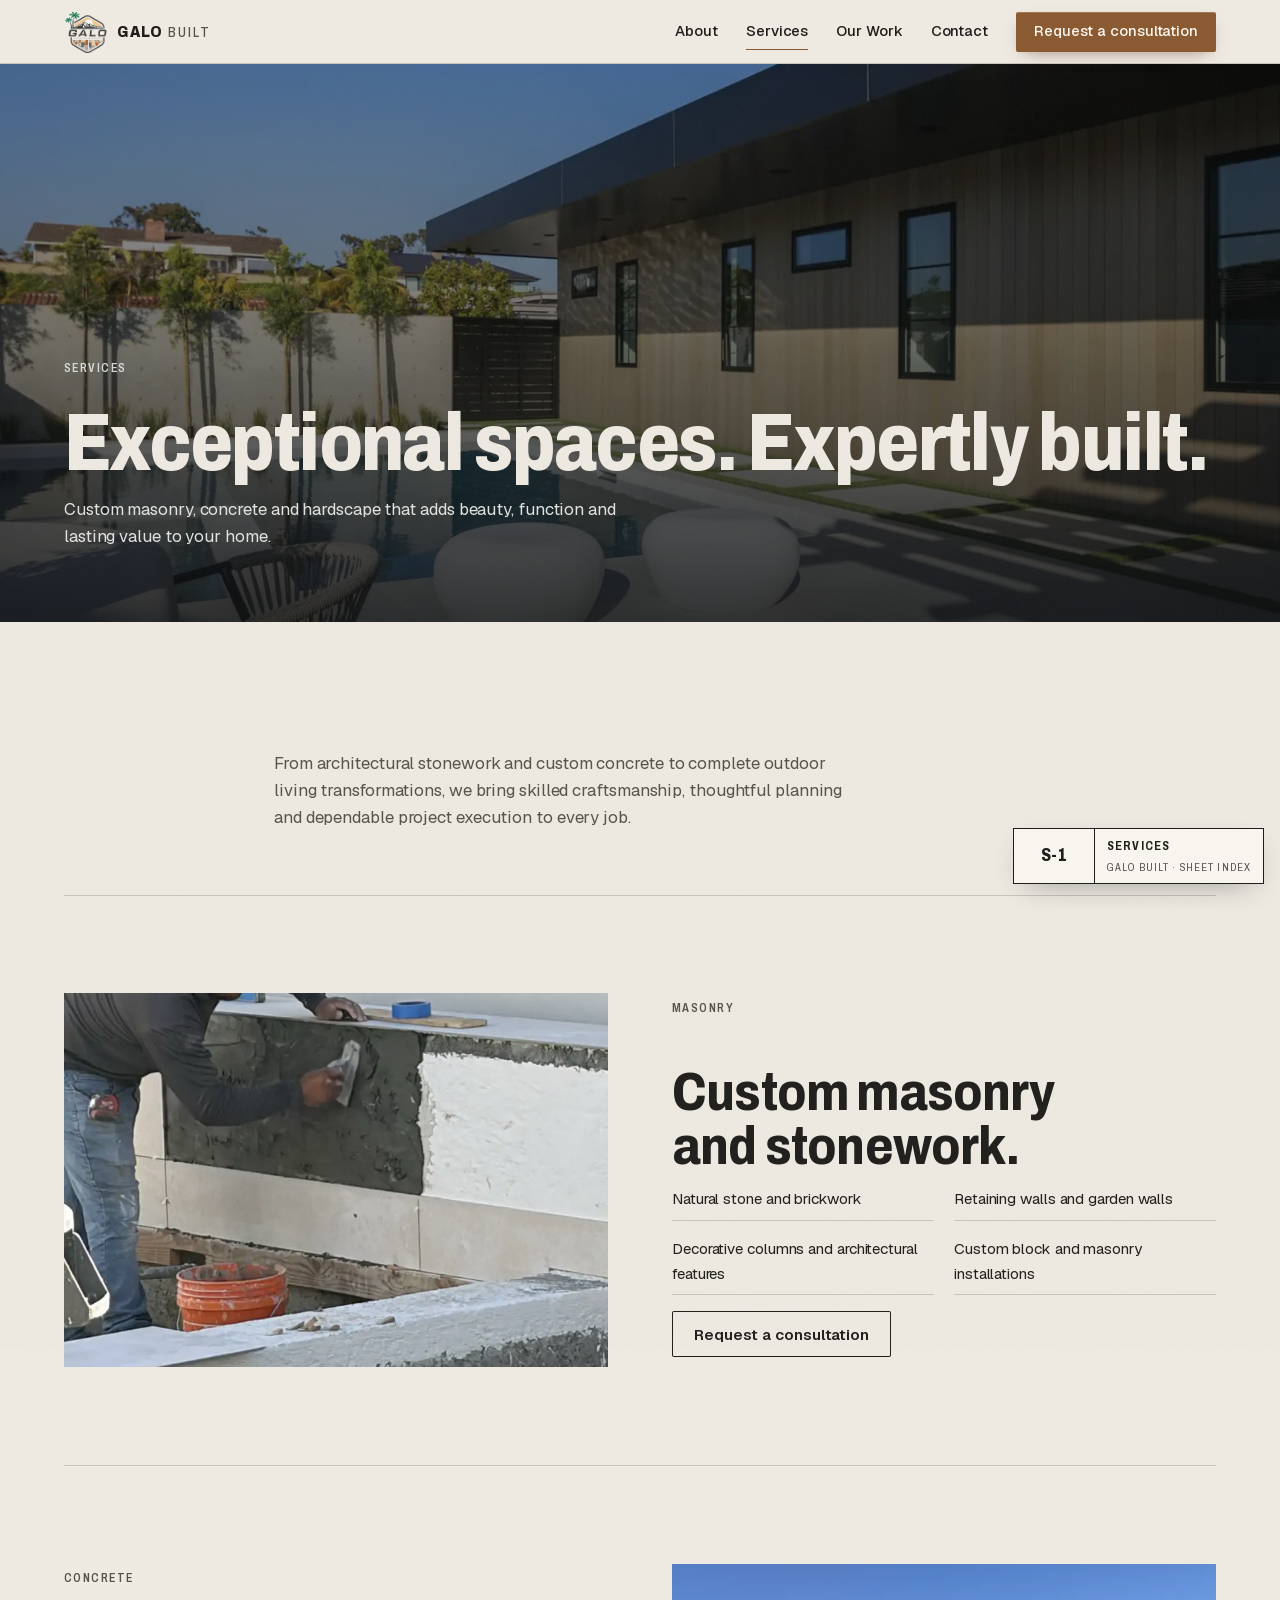
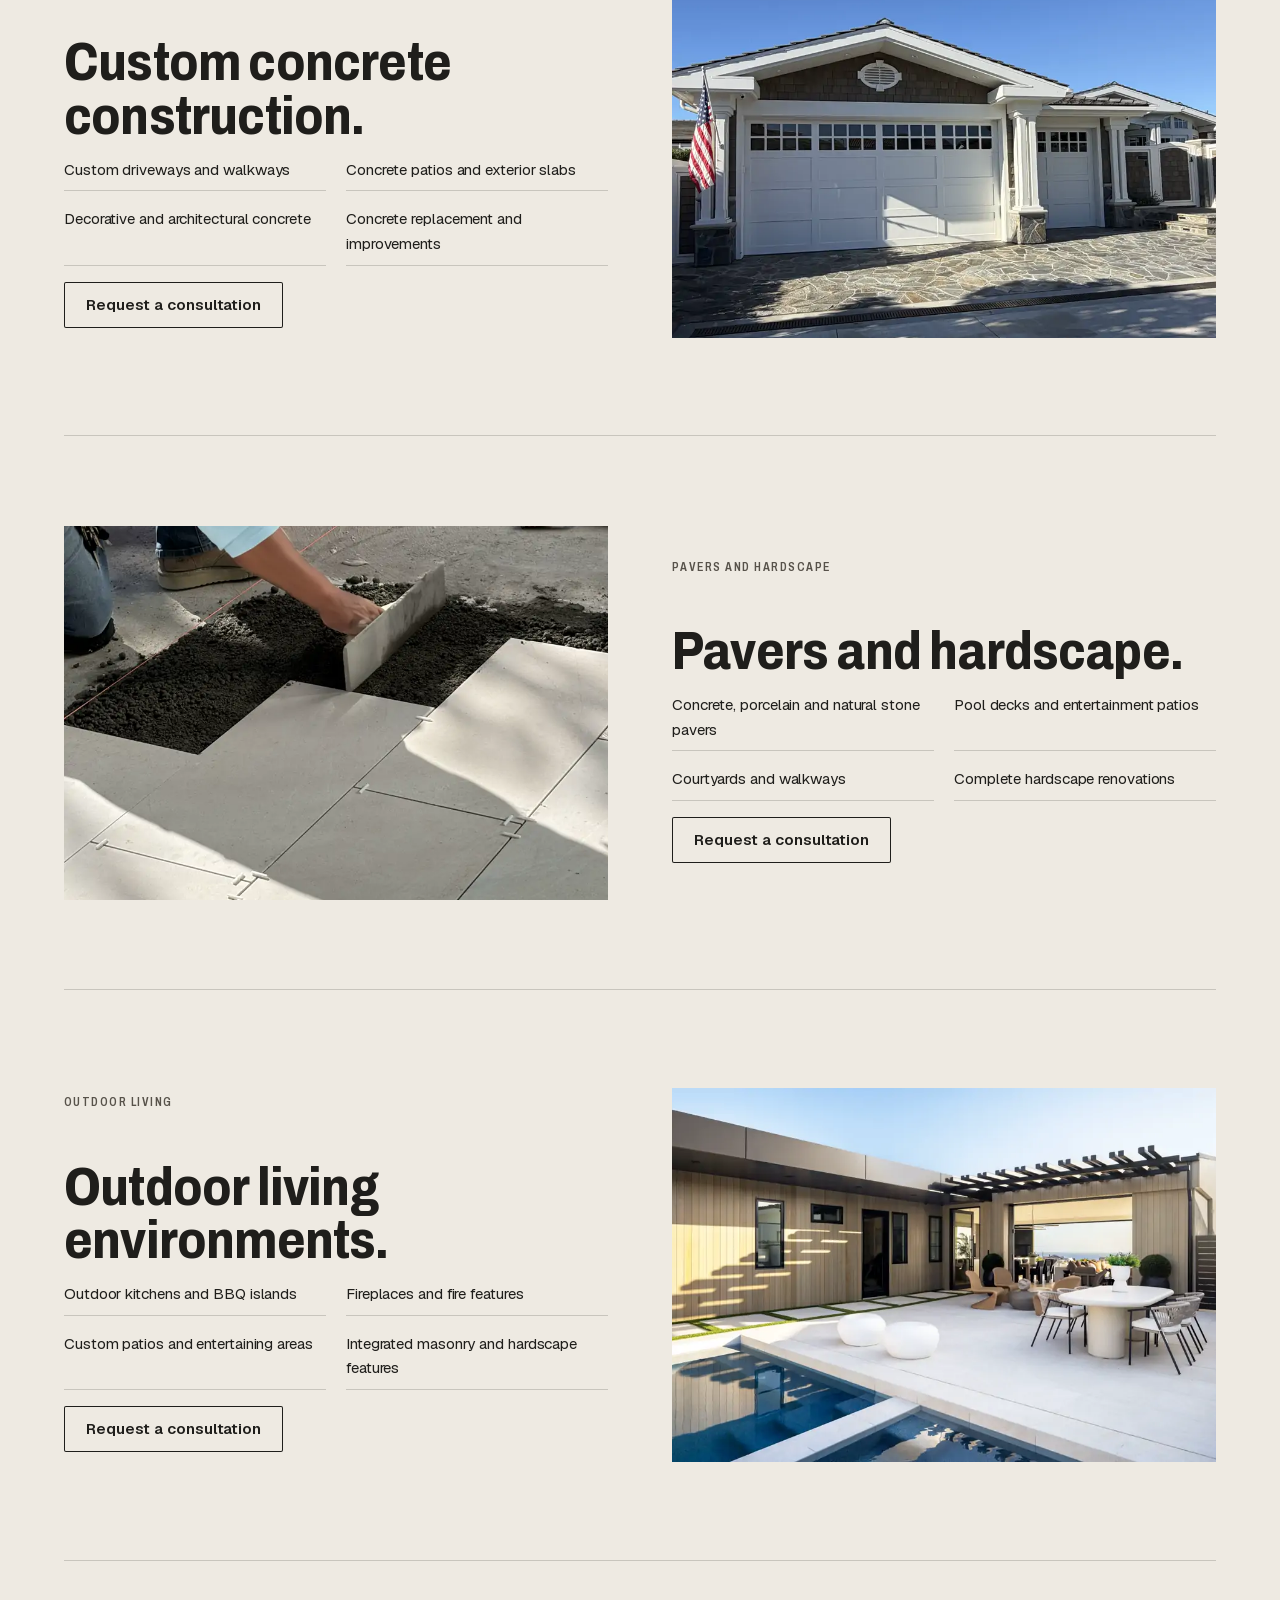
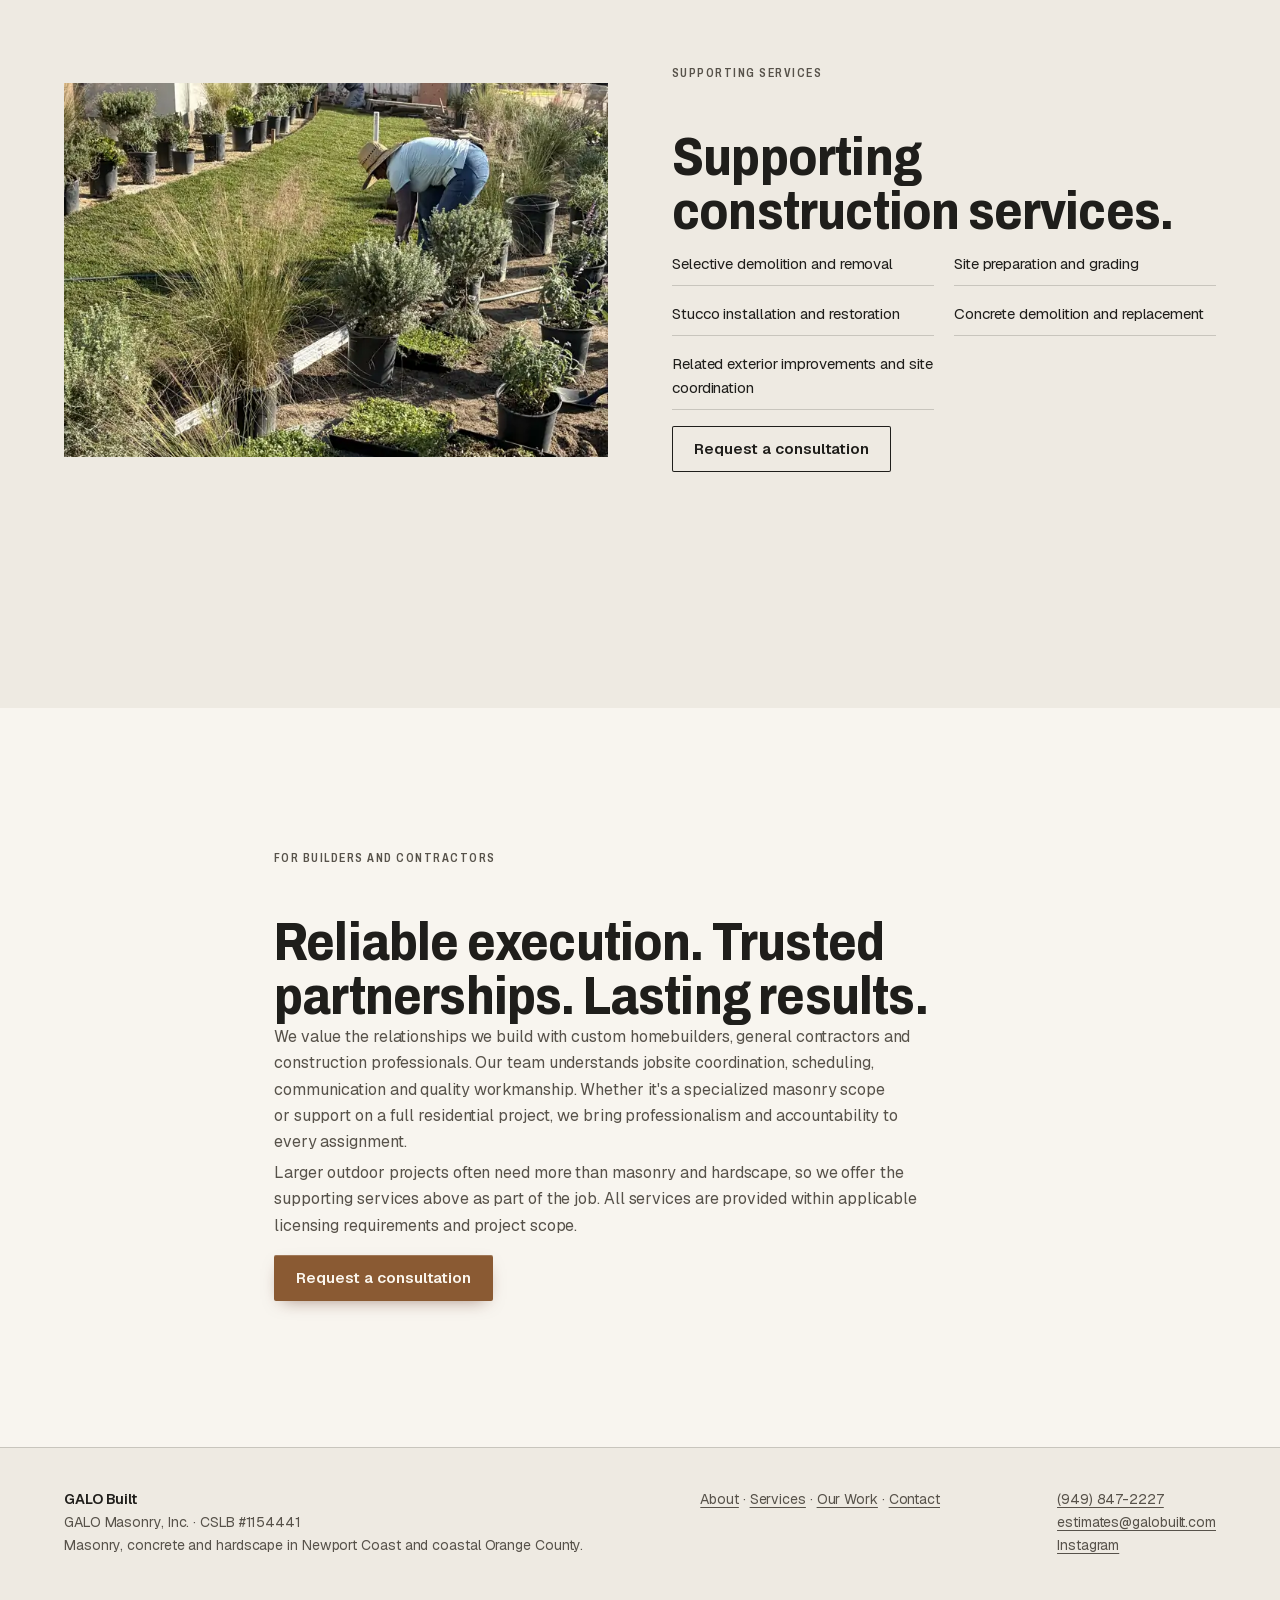
<file: services.html>
<!doctype html>
<html lang="en">
<head>
<script async src="https://www.googletagmanager.com/gtm.js?id=GTM-TGVDHN62"></script>
<script>
  window.dataLayer = window.dataLayer || [];
  function gtag(){dataLayer.push(arguments);}
  gtag('js', new Date());
</script>
<meta charset="utf-8">
<meta name="viewport" content="width=device-width, initial-scale=1, viewport-fit=cover">
<title>Masonry, Concrete, Pavers and Outdoor Living in Orange County · GALO Built</title>
<meta name="description" content="Masonry and stonework, custom concrete, pavers and outdoor living for homes in Newport Coast and coastal Orange County. Builders and contractors welcome.">
<link rel="canonical" href="https://galobuilt.com/services">
<meta property="og:type" content="website">
<meta property="og:site_name" content="GALO Built">
<meta property="og:title" content="Masonry, Concrete, Pavers and Outdoor Living in Orange County · GALO Built">
<meta property="og:description" content="Masonry and stonework, custom concrete, pavers and outdoor living for homes in Newport Coast and coastal Orange County. Builders and contractors welcome.">
<meta property="og:url" content="https://galobuilt.com/services">
<meta property="og:image" content="https://galobuilt.com/assets/galo/sandkey-patio.webp">
<meta name="twitter:card" content="summary_large_image">
<meta name="theme-color" content="#1D1C19">
<link rel="icon" type="image/png" href="favicon.png">
<link rel="apple-touch-icon" href="apple-touch-icon.png">
<link rel="preload" href="assets/fonts/archivo-latin.woff2" as="font" type="font/woff2" crossorigin>
<link rel="preload" href="assets/fonts/geist-latin.woff2" as="font" type="font/woff2" crossorigin>
<style>
  @font-face { font-family: 'Archivo'; font-style: normal; font-weight: 400 900; font-stretch: 62% 125%; font-display: swap; src: url(assets/fonts/archivo-latin.woff2) format('woff2'); unicode-range: U+0000-00FF, U+0131, U+0152-0153, U+02BB-02BC, U+02C6, U+02DA, U+02DC, U+0304, U+0308, U+0329, U+2000-206F, U+20AC, U+2122, U+2191, U+2193, U+2212, U+2215, U+FEFF, U+FFFD; }
  @font-face { font-family: 'Geist'; font-style: normal; font-weight: 400 600; font-display: swap; src: url(assets/fonts/geist-latin.woff2) format('woff2'); unicode-range: U+0000-00FF, U+0131, U+0152-0153, U+02BB-02BC, U+02C6, U+02DA, U+02DC, U+0304, U+0308, U+0329, U+2000-206F, U+20AC, U+2122, U+2191, U+2193, U+2212, U+2215, U+FEFF, U+FFFD; }
</style>
<link rel="stylesheet" href="scrollcraft.css">
<link rel="stylesheet" href="site.css">
<style>
  .split2 { display: grid; grid-template-columns: 1fr 1.2fr; gap: clamp(32px, 6vw, 96px); align-items: start; }
  .split2 figure { margin: 0; aspect-ratio: 4/3; overflow: hidden; } .split2 figure img { width: 100%; height: 100%; object-fit: cover; }
  .vals { display: grid; grid-template-columns: repeat(2, 1fr); border-top: 1px solid var(--sc-ink); }
  .vals > div { padding: 28px 28px 28px 0; border-bottom: 1px solid var(--line); display: grid; gap: 10px; }
  .vals > div:nth-child(even) { padding-left: 28px; border-left: 1px solid var(--line); }
  .trade { display: grid; grid-template-columns: 1fr 1fr; gap: clamp(32px, 5vw, 80px); align-items: center; padding: clamp(48px, 7vw, 96px) 0; border-top: 1px solid var(--line); }
  .trade:nth-child(even) figure { order: 2; }
  .trade figure { margin: 0; aspect-ratio: 16/11; overflow: hidden; } .trade figure img { width: 100%; height: 100%; object-fit: cover; }
  .trade ul { margin: 6px 0 0; padding: 0; list-style: none; display: grid; grid-template-columns: 1fr 1fr; gap: 8px 20px; }
  .trade li { padding: 8px 0; border-bottom: 1px solid var(--line); font-size: .95rem; }
  .filters { display: flex; flex-wrap: wrap; gap: 8px; margin: 28px 0 36px; }
  .filters button { font: 500 .92rem var(--sc-font-text); padding: 10px 16px; border: 1px solid var(--line); background: transparent; color: var(--sc-ink); cursor: pointer; border-radius: 0; transition: background-color .14s var(--sc-ease-out); }
  .filters button[aria-pressed="true"] { background: var(--sc-ink); color: var(--sc-surface); border-color: var(--sc-ink); }
  .gal { display: grid; grid-template-columns: repeat(12, 1fr); gap: clamp(14px, 1.6vw, 24px); }
  .gal figure { margin: 0; display: grid; gap: 10px; grid-column: span 4; }
  .gal figure.w { grid-column: span 8; }
  .gal figure[hidden] { display: none; }
  .gal .im { overflow: hidden; aspect-ratio: 4/3; background: #cfd1cd; } .gal figure.w .im { aspect-ratio: auto; height: 100%; min-height: 280px; }
  .gal img { width: 100%; height: 100%; object-fit: cover; transition: transform .5s var(--sc-ease-out); }
  @media (hover: hover) and (pointer: fine) { .gal figure:hover img { transform: scale(1.03); } }
  .gal figcaption { display: flex; justify-content: space-between; gap: 12px; font-size: .9rem; }
  .gal figcaption b { font-weight: 600; }
  .contact-grid { display: grid; grid-template-columns: .8fr 1.2fr; gap: clamp(32px, 6vw, 96px); align-items: start; }
  .contact-grid dl { display: grid; grid-template-columns: 7rem 1fr; gap: 10px 16px; margin: 8px 0 0; font-size: .95rem; }
  .contact-grid dt { font-family: var(--sc-font-display); font-stretch: 75%; font-weight: 600; letter-spacing: .1em; text-transform: uppercase; font-size: .74rem; color: var(--sc-ink-soft); padding-top: 3px; }
  .contact-grid dd { margin: 0; }
  .band { background: var(--sc-surface); }
  @media (max-width: 900px) {
    .split2, .trade, .contact-grid { grid-template-columns: 1fr; } .trade:nth-child(even) figure { order: 0; }
    .vals { grid-template-columns: 1fr; } .vals > div:nth-child(even) { padding-left: 0; border-left: 0; }
    .gal figure, .gal figure.w { grid-column: span 12; } .gal figure.w .im { aspect-ratio: 4/3; min-height: 0; }
  }
</style>
</head>
<body>
<div class="sc-grain" aria-hidden="true"></div>

<header class="bar">
  <a class="mark" href="/" aria-label="GALO Built home">
    <img class="mark__logo" src="assets/galo/logo-badge.webp" width="200" height="192" alt="">
    <span>GALO <small>BUILT</small></span>
  </a>
  <button class="menu-btn" aria-expanded="false" aria-controls="nav">Menu</button>
  <nav class="nav" id="nav" aria-label="Main">
    <a href="/about">About</a>
    <a href="/services" aria-current="page">Services</a>
    <a href="/projects">Our Work</a>
    <a href="/contact">Contact</a>
    <a class="btn" href="/contact">Request a consultation</a>
  </nav>
</header>
<main>
<section class="page-hero" id="top-S-1" data-sheet="S-1" data-sheet-name="Services">
  <img fetchpriority="high" src="assets/galo/hvhs-outrigger-pool.webp" srcset="assets/galo/hvhs-outrigger-pool-s.webp 900w, assets/galo/hvhs-outrigger-pool-m.webp 1400w, assets/galo/hvhs-outrigger-pool.webp 2400w" sizes="100vw" width="2400" height="1600" alt="Pool, pale stone deck and wood clad home in Corona del Mar">
  <div class="wrap"><p class="tag" data-k="services-1">Services</p><h1 class="h-xl" data-k="services-2">Exceptional spaces. Expertly built.</h1><p class="lede" data-k="services-3">Custom masonry, concrete and hardscape that adds beauty, function and lasting value to your home.</p></div>
</section>
<section class="section" style="padding-bottom:0"><div class="wrap sc-stack" data-sc-in style="max-width:860px"><p class="lede" data-k="services-4">From architectural stonework and custom concrete to complete outdoor living transformations, we bring skilled craftsmanship, thoughtful planning and dependable project execution to every job.</p></div></section>
<section class="section" style="padding-top:clamp(40px,5vw,64px)"><div class="wrap"><article class="trade" id="masonry" data-sheet="S-2" data-sheet-name="Masonry">
  <figure data-sc-reveal="left" data-sc-reveal-at="0.05 0.45"><img src="assets/galo/sandkey-pool-s.webp" width="900" height="1200" loading="lazy" alt="Mason applying a scratch coat to a new block wall"></figure>
  <div class="sc-stack" data-sc-in data-sc-stagger="60"><p class="tag" data-k="services-5">Masonry</p><h2 class="h-lg" data-k="services-6">Custom masonry and stonework.</h2><ul><li data-k="services-7">Natural stone and brickwork</li><li data-k="services-8">Retaining walls and garden walls</li><li data-k="services-9">Decorative columns and architectural features</li><li data-k="services-10">Custom block and masonry installations</li></ul><p><a class="btn btn--ghost" href="/contact">Request a consultation</a></p></div>
</article><article class="trade" id="concrete" data-sheet="S-3" data-sheet-name="Concrete">
  <figure data-sc-reveal="right" data-sc-reveal-at="0.05 0.45"><img src="assets/galo/outrigger-drive-s.webp" width="900" height="1200" loading="lazy" alt="Flagstone and concrete driveway in front of a shingled home"></figure>
  <div class="sc-stack" data-sc-in data-sc-stagger="60"><p class="tag" data-k="services-11">Concrete</p><h2 class="h-lg" data-k="services-12">Custom concrete construction.</h2><ul><li data-k="services-13">Custom driveways and walkways</li><li data-k="services-14">Concrete patios and exterior slabs</li><li data-k="services-15">Decorative and architectural concrete</li><li data-k="services-16">Concrete replacement and improvements</li></ul><p><a class="btn btn--ghost" href="/contact">Request a consultation</a></p></div>
</article><article class="trade" id="hardscape" data-sheet="S-4" data-sheet-name="Pavers and hardscape">
  <figure data-sc-reveal="left" data-sc-reveal-at="0.05 0.45"><img src="assets/galo/sandkey-tile-s.webp" width="900" height="1200" loading="lazy" alt="Porcelain paver being set into a fresh mortar bed"></figure>
  <div class="sc-stack" data-sc-in data-sc-stagger="60"><p class="tag" data-k="services-17">Pavers and hardscape</p><h2 class="h-lg" data-k="services-18">Pavers and hardscape.</h2><ul><li data-k="services-19">Concrete, porcelain and natural stone pavers</li><li data-k="services-20">Pool decks and entertainment patios</li><li data-k="services-21">Courtyards and walkways</li><li data-k="services-22">Complete hardscape renovations</li></ul><p><a class="btn btn--ghost" href="/contact">Request a consultation</a></p></div>
</article><article class="trade" id="outdoor" data-sheet="S-5" data-sheet-name="Outdoor living">
  <figure data-sc-reveal="right" data-sc-reveal-at="0.05 0.45"><img src="assets/galo/hvhs-pool-s.webp" width="900" height="600" loading="lazy" alt="Pool deck and outdoor dining area under a pergola"></figure>
  <div class="sc-stack" data-sc-in data-sc-stagger="60"><p class="tag" data-k="services-23">Outdoor living</p><h2 class="h-lg" data-k="services-24">Outdoor living environments.</h2><ul><li data-k="services-25">Outdoor kitchens and BBQ islands</li><li data-k="services-26">Fireplaces and fire features</li><li data-k="services-27">Custom patios and entertaining areas</li><li data-k="services-28">Integrated masonry and hardscape features</li></ul><p><a class="btn btn--ghost" href="/contact">Request a consultation</a></p></div>
</article><article class="trade" id="supporting" data-sheet="S-6" data-sheet-name="Supporting services">
  <figure data-sc-reveal="left" data-sc-reveal-at="0.05 0.45"><img src="assets/galo/sandkey-planting-s.webp" width="900" height="1200" loading="lazy" alt="GALO crew finishing planting beds after the hardscape"></figure>
  <div class="sc-stack" data-sc-in data-sc-stagger="60"><p class="tag" data-k="services-29">Supporting services</p><h2 class="h-lg" data-k="services-30">Supporting construction services.</h2><ul><li data-k="services-31">Selective demolition and removal</li><li data-k="services-32">Site preparation and grading</li><li data-k="services-33">Stucco installation and restoration</li><li data-k="services-34">Concrete demolition and replacement</li><li data-k="services-35">Related exterior improvements and site coordination</li></ul><p><a class="btn btn--ghost" href="/contact">Request a consultation</a></p></div>
</article></div></section>
<section class="section band" id="partners" data-sheet="S-7" data-sheet-name="Builders and contractors">
  <div class="wrap sc-stack" data-sc-in data-sc-stagger="60" style="max-width:860px">
    <p class="tag" data-k="services-36">For builders and contractors</p>
    <h2 class="h-lg" data-k="services-37">Reliable execution. Trusted partnerships. Lasting results.</h2>
    <p class="body" data-k="services-38">We value the relationships we build with custom homebuilders, general contractors and construction professionals. Our team understands jobsite coordination, scheduling, communication and quality workmanship. Whether it's a specialized masonry scope or support on a full residential project, we bring professionalism and accountability to every assignment.</p>
    <p class="body" data-k="services-39">Larger outdoor projects often need more than masonry and hardscape, so we offer the supporting services above as part of the job. All services are provided within applicable licensing requirements and project scope.</p>
    <p><a class="btn" href="/contact">Request a consultation</a></p>
  </div>
</section>
</main>
<footer class="foot">
      <div><strong>GALO Built</strong><br>GALO Masonry, Inc. · CSLB #1154441<br>Masonry, concrete and hardscape in Newport Coast and coastal Orange County.</div>
      <div><a href="/about">About</a> · <a href="/services">Services</a> · <a href="/projects">Our Work</a> · <a href="/contact">Contact</a></div>
      <div><a href="tel:+19498472227" data-biz="phone">(949) 847-2227</a><br><a href="mailto:estimates@galobuilt.com" data-biz="email">estimates@galobuilt.com</a><br><a href="https://instagram.com/galobuilt" rel="noopener" target="_blank">Instagram</a></div>
    </footer>
<div class="titleblock">
  <span class="titleblock__sheet">A-0</span>
  <button aria-expanded="false"><span class="titleblock__name">Page</span><span class="titleblock__proj">GALO Built · Sheet index</span></button>
  <ul class="sheets"></ul>
</div>
<script src="scrollcraft.js"></script>
<script>ScrollCraft.mount(document.body);</script>
<script src="site.js"></script>
</body>
</html>
</file>
<file: scrollcraft.css>
/* ============================================================================
   scrollcraft.css: the taste floor
   ----------------------------------------------------------------------------
   Two layers, and the split matters:

     TOKENS   what you override per brand. Colour roles, the type ramp, the
              spacing scale, elevation, motion. A brand is ~12 values.
     DEVICES  what the engine drives. Do not restyle these to taste; they are
              the mechanism. Style your own markup instead.

   Nothing here draws a "component". There are no card, badge, or pill classes,
   because a stylesheet that ships those is how every page built on it ends up
   with the same shapes. You get a floor and a vocabulary; the composition is
   yours.
   ========================================================================== */

/* ---------------------------------------------------------------- tokens -- */
:root {
  /* --- colour roles. Override these six and the page is rebranded. -------- */
  --sc-canvas:      #08090b;   /* the page ground. Drift interpolates this.   */
  --sc-surface:     #101217;   /* anything raised off the ground             */
  --sc-ink:         #f4f2ef;   /* primary text                               */
  --sc-ink-soft:    #9a9ba1;   /* secondary text. Tinted, never flat gray.   */
  --sc-accent:      #d8ff3e;   /* ONE accent. It owns a region, not confetti. */
  --sc-accent-ink:  #08090b;   /* text that sits on the accent               */

  --sc-hairline:    color-mix(in oklab, var(--sc-ink) 12%, transparent);
  --sc-hairline-strong: color-mix(in oklab, var(--sc-ink) 22%, transparent);

  /* --- type. Two families max. Display carries voice, text carries prose. - */
  --sc-font-display: "Instrument Sans", "Geist", system-ui, sans-serif;
  --sc-font-text:    "Geist", system-ui, sans-serif;
  --sc-font-mono:    "Geist Mono", ui-monospace, monospace;

  /* Fluid ramp. Tracking tightens as size grows because a face set at 6rem
     with 0 tracking reads loose; this is optical correction, not decoration. */
  --sc-t-xs:   clamp(0.75rem, 0.72rem + 0.15vw, 0.82rem);
  --sc-t-sm:   clamp(0.875rem, 0.84rem + 0.18vw, 0.95rem);
  --sc-t-base: clamp(1rem, 0.96rem + 0.22vw, 1.125rem);
  --sc-t-lg:   clamp(1.2rem, 1.1rem + 0.5vw, 1.5rem);
  --sc-t-xl:   clamp(1.6rem, 1.35rem + 1.2vw, 2.25rem);
  --sc-t-2xl:  clamp(2.1rem, 1.6rem + 2.4vw, 3.4rem);
  --sc-t-3xl:  clamp(2.8rem, 1.9rem + 4.2vw, 5rem);
  --sc-t-4xl:  clamp(3.4rem, 1.9rem + 6.6vw, 7.5rem);

  --sc-track-tight:  -0.035em;
  --sc-track-snug:   -0.02em;
  --sc-track-normal: -0.005em;
  --sc-track-wide:    0.08em;

  --sc-leading-none: 0.94;
  --sc-leading-tight: 1.06;
  --sc-leading-body: 1.62;

  --sc-measure: 62ch;

  /* --- space. 4px base: the useful middle steps an 8-only scale misses. --- */
  --sc-1: 0.25rem;  --sc-2: 0.5rem;   --sc-3: 0.75rem;  --sc-4: 1rem;
  --sc-5: 1.5rem;   --sc-6: 2rem;     --sc-7: 3rem;     --sc-8: 4rem;
  --sc-9: 6rem;     --sc-10: 8rem;    --sc-11: 12rem;

  /* Section rhythm is fluid so a phone doesn't inherit desktop air. */
  --sc-section: clamp(4.5rem, 9vw, 11rem);
  --sc-gutter:  clamp(1.25rem, 5vw, 5.5rem);
  --sc-maxw:    82rem;

  /* --- radius. Pick one scale for the page and hold it. ------------------- */
  --sc-r-sm: 6px;  --sc-r-md: 12px;  --sc-r-lg: 20px;  --sc-r-pill: 999px;

  /* --- elevation. Every shadow has an offset AND a soft blur, and is tinted
         to the canvas hue. A zero-offset coloured halo is decoration, not
         depth, so there isn't one here. ---------------------------------- */
  --sc-shadow-color: 220 40% 2%;
  --sc-e1: 0 1px 2px hsl(var(--sc-shadow-color) / 0.28),
           0 2px 6px -1px hsl(var(--sc-shadow-color) / 0.20);
  --sc-e2: 0 2px 4px hsl(var(--sc-shadow-color) / 0.24),
           0 8px 18px -4px hsl(var(--sc-shadow-color) / 0.30);
  --sc-e3: 0 4px 8px hsl(var(--sc-shadow-color) / 0.22),
           0 18px 40px -8px hsl(var(--sc-shadow-color) / 0.38),
           0 48px 90px -24px hsl(var(--sc-shadow-color) / 0.30);

  /* Edge light: a 1px top highlight sells a raised surface better than any
     amount of blur, because real raised things catch light on their lip. */
  --sc-edge: inset 0 1px 0 color-mix(in oklab, var(--sc-ink) 10%, transparent);

  /* --- motion. Built-in CSS easings are too weak for UI. ------------------ */
  --sc-ease-out:    cubic-bezier(0.23, 1, 0.32, 1);
  --sc-ease-in-out: cubic-bezier(0.77, 0, 0.175, 1);
  --sc-ease-drawer: cubic-bezier(0.32, 0.72, 0, 1);
  --sc-d-fast: 160ms;  --sc-d-base: 240ms;  --sc-d-slow: 420ms;

  --sc-z-stage: 1; --sc-z-copy: 20; --sc-z-chrome: 60;
}

/* --------------------------------------------------------------- reset -- */
*, *::before, *::after { box-sizing: border-box; }
html { -webkit-text-size-adjust: 100%; scroll-behavior: smooth; }
@media (prefers-reduced-motion: reduce) { html { scroll-behavior: auto; } }

body {
  margin: 0;
  background: var(--sc-canvas);
  color: var(--sc-ink);
  font-family: var(--sc-font-text);
  font-size: var(--sc-t-base);
  line-height: var(--sc-leading-body);
  letter-spacing: var(--sc-track-normal);
  -webkit-font-smoothing: antialiased;
  text-rendering: optimizeLegibility;
  font-synthesis-weight: none;
  overflow-x: clip;
}
img, video, canvas, svg { display: block; max-width: 100%; }
button, input, select, textarea { font: inherit; color: inherit; }

/* ------------------------------------------------- the browser surfaces --
   The parts you did not draw still carry the design. Selection, caret, focus
   ring, scrollbar and tabular numerals all ship with defaults that belong to no
   design system. Theming them is the cheapest signal that a page was built
   rather than assembled, and it is the step that gets skipped most reliably. */
::selection { background: var(--sc-accent); color: var(--sc-accent-ink); }
:root { caret-color: var(--sc-accent); accent-color: var(--sc-accent); }
:focus-visible {
  outline: 2px solid var(--sc-accent);
  outline-offset: 3px;
  border-radius: var(--sc-r-sm);
}
:where(a) { color: inherit; text-decoration-thickness: 1px; text-underline-offset: 0.22em; }
@supports (scrollbar-color: auto) {
  html { scrollbar-color: color-mix(in oklab, var(--sc-ink) 26%, transparent) transparent; scrollbar-width: thin; }
}
:where(table, .sc-nums, [data-sc-count]) { font-variant-numeric: tabular-nums; }

/* ----------------------------------------------------------- typography -- */
.sc-display {
  font-family: var(--sc-font-display);
  font-weight: 500;
  line-height: var(--sc-leading-none);
  letter-spacing: var(--sc-track-tight);
  text-wrap: balance;
  margin: 0;
}
.sc-display--xl { font-size: var(--sc-t-4xl); }
.sc-display--lg { font-size: var(--sc-t-3xl); }
.sc-display--md { font-size: var(--sc-t-2xl); letter-spacing: var(--sc-track-snug); }
.sc-lede {
  font-size: var(--sc-t-lg);
  line-height: 1.44;
  letter-spacing: var(--sc-track-snug);
  color: var(--sc-ink);
  max-width: 46ch;
  text-wrap: pretty;
  margin: 0;
}
.sc-body { max-width: var(--sc-measure); color: var(--sc-ink-soft); text-wrap: pretty; margin: 0; }
.sc-label {
  font-family: var(--sc-font-mono);
  font-size: var(--sc-t-xs);
  letter-spacing: var(--sc-track-wide);
  text-transform: uppercase;
  color: var(--sc-ink-soft);
}

/* ---------------------------------------------------------------- layout -- */
.sc-wrap { width: 100%; max-width: var(--sc-maxw); margin-inline: auto; padding-inline: var(--sc-gutter); }
.sc-section { padding-block: var(--sc-section); }
/* More space above a heading than below it: the gap belongs to the boundary,
   not to the pair. */
.sc-stack > * + * { margin-top: var(--sc-4); }
.sc-stack > :is(h1,h2,h3) { margin-top: var(--sc-7); }
.sc-stack > :is(h1,h2,h3):first-child { margin-top: 0; }
.sc-rule { height: 1px; border: 0; background: var(--sc-hairline); margin: 0; }

/* =============================================================== DEVICES ==
   Driven by the engine. Restyle your own markup, not these.                */

.sc-act--pinned { position: relative; }
.sc-stage {
  position: sticky; top: 0;
  height: 100vh; height: 100svh;
  overflow: clip;
  z-index: var(--sc-z-stage);
}

/* scrub / sequence media */
.sc-stage :is(video[data-sc-scrub], canvas[data-sc-sequence], .sc-stage__poster) {
  position: absolute; inset: 0;
  width: 100%; height: 100%;
  object-fit: cover;
}
video[data-sc-scrub] { opacity: 0; transition: opacity 380ms var(--sc-ease-out); }
.sc-has-clip video[data-sc-scrub] { opacity: 1; }
/* The poster is a live frame-holder, not a placeholder: it stays up until a
   real video frame has painted, which is what stops the blank-stage flash. */
.sc-stage__poster { z-index: 0; transition: opacity 380ms var(--sc-ease-out); }
.sc-has-clip .sc-stage__poster { opacity: 0; }

/* A scrim only where text sits. A full-frame darkening layer flattens the
   image everywhere to fix contrast in one corner. */
.sc-scrim {
  position: absolute; inset: 0; pointer-events: none; z-index: 1;
  background: linear-gradient(
    var(--sc-scrim-angle, 180deg),
    color-mix(in oklab, var(--sc-canvas) var(--sc-scrim-a, 78%), transparent) 0%,
    color-mix(in oklab, var(--sc-canvas) 30%, transparent) 42%,
    transparent 68%);
}
/* Point the scrim at the copy. A scrim gradient that darkens the top while the
   copy sits at the bottom fixes contrast nowhere and flattens the image
   everywhere, which is the most common way text-over-video goes wrong. */
.sc-scrim--bottom { --sc-scrim-angle: 0deg; }
.sc-scrim--left   { --sc-scrim-angle: 90deg; }
.sc-scrim--right  { --sc-scrim-angle: 270deg; }

/* Corner scrims, for copy anchored to a corner. An edge gradient has to darken
   a whole band across the frame to cover one corner; a corner gradient puts the
   density where the text is and leaves the rest of the image alone. Pair with
   .sc-copy--lead / .sc-copy--trail. */
.sc-scrim--lead {
  background: linear-gradient(to top right,
    color-mix(in oklab, var(--sc-canvas) 94%, transparent) 0%,
    color-mix(in oklab, var(--sc-canvas) 72%, transparent) 30%,
    color-mix(in oklab, var(--sc-canvas) 30%, transparent) 52%,
    transparent 72%);
}
.sc-scrim--trail {
  background: linear-gradient(to top left,
    color-mix(in oklab, var(--sc-canvas) 94%, transparent) 0%,
    color-mix(in oklab, var(--sc-canvas) 72%, transparent) 30%,
    color-mix(in oklab, var(--sc-canvas) 30%, transparent) 52%,
    transparent 72%);
}
/* A band across the bottom, for copy that spans the full width of the frame.
   That is what both corner anchors become below 860px, and it is also the right
   shape whenever the copy block is wider than a corner. */
.sc-scrim--band {
  background: linear-gradient(to top,
    color-mix(in oklab, var(--sc-canvas) 94%, transparent) 0%,
    color-mix(in oklab, var(--sc-canvas) 74%, transparent) 22%,
    color-mix(in oklab, var(--sc-canvas) 30%, transparent) 42%,
    transparent 58%);
}
.sc-scrim--vignette {
  background: radial-gradient(120% 90% at 50% 45%, transparent 40%,
              color-mix(in oklab, var(--sc-canvas) 70%, transparent) 100%);
}

/* copy over a stage.
   max-width is in rem, never ch. A `ch` on this container resolves against the
   CONTAINER's font-size (body size), not the display size of the heading inside
   it, so `max-width: 20ch` here silently produces a ~180px column and wraps a
   hero headline to six lines. Set a ch measure on the text element itself. */
.sc-copy {
  position: absolute; z-index: var(--sc-z-copy);
  inset-inline: var(--sc-gutter);
  max-width: min(46rem, 76vw);
  will-change: opacity, transform;
}
.sc-copy--lead   { left: var(--sc-gutter); bottom: clamp(3rem, 12vh, 9rem); }
/* inset-inline FIRST. It is the shorthand for left+right, so declaring it after
   `left: 50%` resets left to auto and the block drifts off the left edge. */
.sc-copy--center { inset-inline: auto; left: 50%; top: 50%; translate: -50% -50%; text-align: center; }
.sc-copy--trail  { inset-inline: auto; right: var(--sc-gutter); bottom: clamp(3rem, 12vh, 9rem); text-align: right; }

/* cue defaults: the engine writes opacity/transform inline, these are the
   pre-paint state so nothing flashes before the first read() */
[data-sc-cue] { opacity: 0; will-change: opacity, transform; }
.sc-ready [data-sc-cue] { transition: none; }

/* kinetic split */
.sc-split { display: inline-block; overflow: hidden; vertical-align: top; }
/* Descenders live below the baseline; a line mask clipped to the line box eats
   the tails off g, y, p, j. The padding buys them room back. */
.sc-split--line { display: block; padding-bottom: 0.14em; margin-bottom: -0.14em; }
.sc-split__i { display: inline-block; will-change: transform, opacity; }
.sc-is-split { opacity: 1 !important; }

/* horizontal rail */
[data-sc-pan] { display: flex; will-change: transform; }

/* reveal + parallax */
[data-sc-reveal] { will-change: clip-path; }
[data-sc-parallax] { will-change: transform; }

/* flow reveal (fires once) */
[data-sc-in], [data-sc-stagger] > * {
  opacity: 0;
  transform: translate3d(0, 14px, 0);
  transition: opacity 620ms var(--sc-ease-out), transform 620ms var(--sc-ease-out);
}
[data-sc-in].sc-in, [data-sc-stagger] > .sc-in { opacity: 1; transform: none; }

/* pointer devices */
[data-sc-tilt] { transform-style: preserve-3d; will-change: transform; }
[data-sc-magnet] { will-change: transform; }
/* isolation always; position only if nothing more specific already set it.
   Written with :where() (zero specificity) on purpose: a plain `position:
   relative` here has the same weight as `.sc-stage` and, being later in the
   file, silently wins. A stage carrying both attributes then stops being
   sticky and the whole act scrolls away instead of pinning. */
[data-sc-spotlight] { isolation: isolate; }
:where([data-sc-spotlight]) { position: relative; }
[data-sc-spotlight]::after {
  content: ""; position: absolute; inset: 0; pointer-events: none; z-index: 2;
  background: radial-gradient(
    28rem 28rem at calc(var(--sc-mx, 0.5) * 100%) calc(var(--sc-my, 0.5) * 100%),
    color-mix(in oklab, var(--sc-accent) 16%, transparent), transparent 70%);
  opacity: 0; transition: opacity var(--sc-d-slow) var(--sc-ease-out);
}
[data-sc-spotlight]:hover::after { opacity: 1; }

/* =========================================================== WORLDFLIGHT ==
   One fixed stage for the whole page. The only thing in document flow is the
   spacer, and it is empty. If you find yourself adding a section here, you want
   act mode instead: the moment a real block scrolls past the fixed stage, the
   page has a seam again and the whole point is gone.                        */

[data-sc-mode="worldflight"] { position: relative; }

.sc-world {
  position: fixed; inset: 0;
  overflow: clip;
  z-index: var(--sc-z-stage);
  background: var(--sc-canvas);
}

/* Every leg is mounted for the life of the page and stacked in the same box.
   The engine owns opacity, visibility and z-index here; do not set them. */
.sc-world__seg {
  position: absolute; inset: 0;
  opacity: 0;
  will-change: opacity;
}
.sc-world__seg > :is(video, img, canvas) {
  position: absolute; inset: 0;
  width: 100%; height: 100%;
  object-fit: cover;
}
/* The poster is the frame-holder AND the first camera move: the engine pushes
   it in slowly until a real decoded frame is available to replace it. */
.sc-world__poster {
  z-index: 0;
  transform-origin: 50% 50%;
  transition: opacity 420ms var(--sc-ease-out);
}
.sc-world__seg > video { z-index: 1; }
.sc-world__seg.sc-has-clip .sc-world__poster { opacity: 0; }
/* The act stylesheet lights a clip through its ancestor act. A worldflight leg
   has no act, so match the class the engine also writes on the clip itself. */
video[data-sc-scrub].sc-has-clip { opacity: 1; }

/* The copy layer is fixed too, and inert by default: the engine hands
   pointer-events back to a block only while it is actually legible. */
.sc-world__copy {
  position: fixed; inset: 0;
  z-index: var(--sc-z-copy);
  pointer-events: none;
}
.sc-world__scrim { position: absolute; inset: 0; pointer-events: none; z-index: 0; }
[data-sc-copy] {
  opacity: 0;
  pointer-events: none;
  will-change: opacity, transform;
}
.sc-ready [data-sc-copy] { transition: none; }

/* The track. Empty on purpose. */
.sc-world__spacer { pointer-events: none; }

/* scroll progress */
[data-sc-progress] {
  position: fixed; inset: 0 0 auto 0; height: 2px; z-index: var(--sc-z-chrome);
  background: var(--sc-accent); transform-origin: 0 50%; transform: scaleX(0);
  will-change: transform;
}

/* ----------------------------------------------------------- atmosphere --
   Depth is not only shadow. Grain keeps a flat dark ground from banding, and
   it is the difference between "a dark page" and "a lit room". */
.sc-grain { position: fixed; inset: 0; pointer-events: none; z-index: 3; opacity: 0.045; }
.sc-grain::before {
  content: ""; position: absolute; inset: -50%;
  background-image: url("data:image/svg+xml;utf8,<svg xmlns='http://www.w3.org/2000/svg' width='140' height='140'><filter id='n'><feTurbulence type='fractalNoise' baseFrequency='0.85' numOctaves='3'/></filter><rect width='140' height='140' filter='url(%23n)'/></svg>");
}

/* -------------------------------------------------------- reduced motion -- */
@media (prefers-reduced-motion: reduce) {
  /* Fewer and gentler, not zero. Opacity still carries the reveal so the page
     is comprehensible; every position change is dropped. */
  [data-sc-in], [data-sc-stagger] > * { transform: none; transition-duration: 220ms; }
  [data-sc-parallax], [data-sc-pan], .sc-split__i { transform: none !important; }
  /* A wipe is a position change too. Show reveal content settled. */
  [data-sc-reveal] { clip-path: none !important; }
  /* A rail's transform IS its navigation, not decoration. Zeroing it the way
     parallax and kinetic type are zeroed parks the act on its first screenful
     and makes everything past the fold unreachable: a device degrading into
     missing content. Hand the travel back to the reader as an ordinary scroll
     region instead, so the same items are all still gettable without motion.
     A build that would rather re-lay the rail out as a grid can still do that;
     this is the floor, not the ceiling. */
  [data-sc-act="pan"] .sc-stage,
  [data-sc-act="pan"] [data-sc-stage] {
    overflow-x: auto; overflow-y: hidden;
    overscroll-behavior-x: contain;
    scroll-snap-type: x proximity;
  }
  [data-sc-pan] > * { scroll-snap-align: center; }
  [data-sc-spotlight]::after { display: none; }
  /* A worldflight keeps its whole story here. No clip is ever fetched, so the
     posters are the film, and they cross-dissolve through exactly the same
     seams at exactly the same scroll positions. The push-in and the copy drift
     are the only things that go. */
  .sc-world__poster, [data-sc-copy] { transform: none !important; }
}

/* --------------------------------------------------------------- mobile -- */
@media (max-width: 860px) {
  .sc-copy { inset-inline: var(--sc-gutter); max-width: none; }
  .sc-copy--trail { text-align: left; }
  .sc-stage { height: 100svh; }
  /* .sc-copy--trail re-anchors to the left and spans the full width here, so a
     bottom-RIGHT corner gradient darkens the one corner the copy just left and
     guarantees a contrast failure over any bright clip. Point the density at
     the copy: the same band .sc-scrim--band paints. */
  .sc-scrim--trail {
    background: linear-gradient(to top,
      color-mix(in oklab, var(--sc-canvas) 94%, transparent) 0%,
      color-mix(in oklab, var(--sc-canvas) 74%, transparent) 22%,
      color-mix(in oklab, var(--sc-canvas) 30%, transparent) 42%,
      transparent 58%);
  }
}
</file>
<file: site.css>
/* GALO Built: page styles on top of scrollcraft.css. Tokens first. */
:root {
  --sc-canvas: #EEEAE2;
  --sc-surface: #F8F5EF;
  --sc-ink: #1F1E1B;
  --sc-ink-soft: #57524A;
  --sc-accent: #8A5A33;
  --sc-accent-ink: #FBF6EE;
  --sc-font-display: "Archivo", system-ui, sans-serif;
  --sc-font-text: "Geist", system-ui, sans-serif;
  --line: color-mix(in oklab, var(--sc-ink) 18%, transparent);
  --dark: #1D1C19;
  --dark-2: #1F2324;
  --bone: #EEEAE2;
  --bone-soft: #B4ADA2;
  --brick-light: #D4A274;
  --bar-h: 64px;
}
html { background: var(--sc-canvas); }
body { background: var(--sc-canvas); color: var(--sc-ink); font-family: var(--sc-font-text); }
img { max-width: 100%; display: block; }

/* Labels: Archivo condensed, used like drawing annotations */
.tag {
  font-family: var(--sc-font-display); font-stretch: 75%; font-weight: 600;
  font-size: 0.78rem; letter-spacing: 0.12em; text-transform: uppercase;
  color: var(--sc-ink-soft);
}
.sc-display { font-stretch: 88%; }

/* Demo strip: honest about the photos */
.demo-strip {
  position: relative; z-index: 60; background: var(--dark); color: var(--bone);
  font-size: 0.8rem; text-align: center; padding: 8px var(--sc-gutter); line-height: 1.4;
}
.demo-strip b { color: var(--brick-light); font-weight: 600; }

/* Top bar */
.bar {
  position: sticky; top: 0; z-index: 50; height: var(--bar-h);
  display: flex; align-items: center; justify-content: space-between; gap: 24px;
  padding: 0 var(--sc-gutter);
  background: color-mix(in oklab, var(--sc-canvas) 92%, transparent);
  backdrop-filter: saturate(1.2) blur(10px);
  border-bottom: 1px solid var(--line);
}
.mark { display: flex; align-items: center; gap: 10px; color: var(--sc-ink); text-decoration: none; }
.mark svg { width: 28px; height: 28px; }
.mark__logo { width: auto; height: 42px; display: block; }
.mark span { font-family: var(--sc-font-display); font-weight: 800; font-stretch: 80%; letter-spacing: 0.08em; font-size: 1.05rem; }
.mark small { font-weight: 500; letter-spacing: 0.14em; color: var(--sc-ink-soft); }
.nav { display: flex; align-items: center; gap: 28px; }
.nav a { color: var(--sc-ink); text-decoration: none; font-size: 0.92rem; font-weight: 500; padding: 6px 0; border-bottom: 1px solid transparent; transition: border-color .16s var(--sc-ease-out), color .16s var(--sc-ease-out); }
.nav a:hover { border-color: currentColor; }
.nav a[aria-current="page"] { border-color: var(--sc-accent); }
.btn {
  display: inline-flex; align-items: center; justify-content: center; gap: 10px;
  min-height: 46px; padding: 0 22px; border-radius: 2px; border: 0;
  background: var(--sc-accent); color: var(--sc-accent-ink) !important;
  font: 600 0.95rem/1 var(--sc-font-text); text-decoration: none; white-space: nowrap; cursor: pointer;
  box-shadow: 0 1px 0 rgba(255,255,255,.18) inset, 0 6px 18px -8px rgba(80,30,15,.55);
  transition: transform .14s var(--sc-ease-out), background-color .16s var(--sc-ease-out);
}
.btn:hover { background: #853520; }
.btn:active { transform: translateY(1px) scale(0.98); }
.btn:disabled { opacity: .5; cursor: not-allowed; }
.btn--ghost { background: transparent; color: var(--sc-ink) !important; box-shadow: inset 0 0 0 1px var(--sc-ink); }
.btn--ghost:hover { background: color-mix(in oklab, var(--sc-ink) 8%, transparent); }
.nav .btn { border-bottom: 0; padding: 0 18px; min-height: 40px; }
.menu-btn { display: none; background: none; border: 1px solid var(--line); border-radius: 2px; height: 40px; padding: 0 14px; font: 500 0.9rem var(--sc-font-text); color: var(--sc-ink); }

/* Title block: fixed drawing stamp, bottom right. It is the sheet index. */
.titleblock {
  position: fixed; right: 16px; bottom: 16px; z-index: 55;
  display: grid; grid-template-columns: auto auto; border: 1px solid var(--sc-ink);
  background: var(--sc-surface); color: var(--sc-ink); font-family: var(--sc-font-display);
  font-stretch: 75%; text-transform: uppercase; letter-spacing: 0.1em; font-size: 0.7rem;
  box-shadow: 0 10px 30px -14px rgba(20,24,26,.45);
}
.titleblock > * { padding: 7px 10px; }
.titleblock__sheet { border-right: 1px solid var(--sc-ink); font-weight: 800; font-size: 1.1rem; letter-spacing: 0.04em; display: flex; align-items: center; min-width: 4.6em; justify-content: center; font-variant-numeric: tabular-nums; }
.titleblock button { all: unset; cursor: pointer; display: grid; gap: 2px; padding: 7px 12px; }
.titleblock button:focus-visible { outline: 2px solid var(--sc-accent); outline-offset: 2px; }
.titleblock__name { font-weight: 700; font-size: 0.78rem; }
.titleblock__proj { color: var(--sc-ink-soft); }
.sheets {
  position: absolute; right: -1px; bottom: calc(100% + 8px); min-width: 250px; margin: 0; padding: 6px 0; list-style: none;
  background: var(--sc-surface); border: 1px solid var(--sc-ink); display: none;
}
.titleblock[data-open] .sheets { display: block; }
.titleblock { transition: opacity .25s ease, transform .25s ease; }
.titleblock.is-away { opacity: 0; transform: translateY(8px); pointer-events: none; }
.sheets a { display: grid; grid-template-columns: 3.4em 1fr; gap: 8px; padding: 8px 12px; color: var(--sc-ink); text-decoration: none; }
.sheets a:hover, .sheets a:focus-visible { background: color-mix(in oklab, var(--sc-ink) 8%, transparent); outline: none; }
.sheets b { font-weight: 800; }

:focus-visible { outline: 2px solid var(--sc-accent); outline-offset: 3px; }

/* Shared section heading */
.h-xl { font-family: var(--sc-font-display); font-weight: 800; font-stretch: 82%; letter-spacing: -0.02em; line-height: 0.95; text-wrap: balance; font-size: clamp(2.6rem, 6.4vw, 6rem); margin: 0; }
.h-lg { font-family: var(--sc-font-display); font-weight: 750; font-stretch: 85%; letter-spacing: -0.015em; line-height: 1; text-wrap: balance; font-size: clamp(2rem, 4.2vw, 3.8rem); margin: 0; }
.h-md { font-family: var(--sc-font-display); font-weight: 700; font-stretch: 88%; letter-spacing: -0.01em; line-height: 1.05; font-size: clamp(1.35rem, 2vw, 1.75rem); margin: 0; }
.lede { font-size: clamp(1.05rem, 1.3vw, 1.22rem); line-height: 1.6; color: var(--sc-ink-soft); max-width: 52ch; text-wrap: pretty; margin: 0; }
.body { font-size: 1rem; line-height: 1.65; color: var(--sc-ink-soft); max-width: 62ch; text-wrap: pretty; margin: 0; }
.wrap { width: 100%; max-width: 1320px; margin: 0 auto; padding: 0 var(--sc-gutter); }

/* Dark ground sections: restate color with the tokens */
.ground-dark { --sc-ink: var(--bone); --sc-ink-soft: var(--bone-soft); --sc-accent: var(--brick-light); --line: rgba(236,237,233,.16); background: var(--dark); color: var(--sc-ink); }

/* Footer */
.foot { border-top: 1px solid var(--line); padding: 40px var(--sc-gutter) 96px; display: flex; flex-wrap: wrap; gap: 20px 48px; justify-content: space-between; font-size: 0.88rem; color: var(--sc-ink-soft); }
.foot a { color: inherit; }
.foot strong { color: var(--sc-ink); font-weight: 600; }
/* Bigger tap areas for phone and footer links on touch screens */
@media (pointer: coarse) {
  .foot a, dd a[data-biz] { display: inline-block; padding: 10px 0; }
  .foot a + br { display: none; }
  .foot div:last-child { display: flex; flex-direction: column; align-items: flex-start; }
}

/* Estimate form, set as a work order */
.order { border: 1px solid var(--sc-ink); background: var(--sc-surface); }
.order__head { display: flex; justify-content: space-between; gap: 16px; padding: 14px 18px; border-bottom: 1px solid var(--sc-ink); }
.order__grid { display: grid; grid-template-columns: 1fr 1fr; }
.field { display: grid; gap: 6px; padding: 14px 18px 16px; border-bottom: 1px solid var(--line); }
.field:nth-child(odd):not(.field--full) { border-right: 1px solid var(--line); }
.field--full { grid-column: 1 / -1; }
.field label, .field legend { font-family: var(--sc-font-display); font-stretch: 75%; font-weight: 600; font-size: 0.74rem; letter-spacing: 0.12em; text-transform: uppercase; color: var(--sc-ink-soft); padding: 0; }
.field input, .field select, .field textarea {
  width: 100%; border: 0; border-bottom: 1px solid var(--sc-ink); background: transparent; color: var(--sc-ink);
  font: 400 1rem/1.4 var(--sc-font-text); padding: 6px 0; border-radius: 0; caret-color: var(--sc-accent);
}
.field textarea { min-height: 84px; resize: vertical; }
.field input:focus, .field select:focus, .field textarea:focus { outline: none; border-bottom: 2px solid var(--sc-accent); margin-bottom: -1px; }
.field input:user-invalid { border-bottom-color: #B3261E; }
fieldset.field { border: 0; margin: 0; min-width: 0; }
.chips { display: flex; flex-wrap: wrap; gap: 8px; }
.chips label { all: unset; }
.chips input { position: absolute; opacity: 0; width: 1px; height: 1px; }
.chips span { display: inline-block; padding: 9px 14px; border: 1px solid var(--line); cursor: pointer; font-size: 0.92rem; transition: background-color .14s var(--sc-ease-out), border-color .14s var(--sc-ease-out); }
.chips input:checked + span { background: var(--sc-ink); color: var(--sc-surface); border-color: var(--sc-ink); }
.chips input:focus-visible + span { outline: 2px solid var(--sc-accent); outline-offset: 2px; }
.order__foot { display: flex; align-items: center; justify-content: space-between; flex-wrap: wrap; gap: 16px; padding: 16px 18px; }
.hp { position: absolute; left: -9999px; width: 1px; height: 1px; overflow: hidden; }
.form-note { font-size: 0.86rem; color: var(--sc-ink-soft); margin: 0; max-width: 46ch; }
.form-done { padding: 28px 18px; display: none; }
.order[data-done] .form-done { display: block; }
.order[data-done] form { display: none; }

/* Inner page hero */
.page-hero { position: relative; min-height: 62vh; display: grid; align-items: end; overflow: hidden; color: var(--bone); }
.page-hero img { position: absolute; inset: 0; width: 100%; height: 100%; object-fit: cover; }
.page-hero::after { content: ""; position: absolute; inset: 0; background: linear-gradient(180deg, rgba(14,16,17,.35) 0%, rgba(14,16,17,.5) 40%, rgba(14,16,17,.86) 100%); }
.page-hero .wrap { position: relative; z-index: 2; padding-bottom: clamp(32px, 6vw, 72px); display: grid; gap: 14px; }
.page-hero .tag { color: #D7DAD6; }
.page-hero .lede { color: #E2E4E0; }

.section { padding: clamp(64px, 10vw, 140px) 0; }
.section + .section { padding-top: 0; }

@media (max-width: 900px) {
  .nav { display: none; position: absolute; top: var(--bar-h); left: 0; right: 0; flex-direction: column; align-items: stretch; gap: 0; background: var(--sc-surface); border-bottom: 1px solid var(--line); padding: 8px var(--sc-gutter) 16px; }
  .nav a { padding: 14px 0; border-bottom: 1px solid var(--line); }
  .nav .btn { margin-top: 12px; min-height: 48px; }
  .bar[data-open] .nav { display: flex; }
  .menu-btn { display: inline-flex; align-items: center; }
  .order__grid { grid-template-columns: 1fr; }
  .field:nth-child(odd):not(.field--full) { border-right: 0; }
  .titleblock { right: 10px; bottom: 10px; }
  .titleblock__proj { display: none; }
}
@media (prefers-reduced-motion: reduce) { .btn, .nav a, .chips span { transition: none; } }

/* Estimate form: optional labels, file picker, status line */
.opt { font-weight: 400; text-transform: none; letter-spacing: 0; color: var(--sc-ink-soft); }
.field input[type=file] { padding: 10px 0; font: inherit; font-size: .9rem; }
.field input[type=file]::file-selector-button { font: inherit; font-size: .85rem; margin-right: 12px; padding: 8px 14px; border: 1px solid var(--sc-ink); background: transparent; color: var(--sc-ink); cursor: pointer; }
[data-form-status]:empty { display: none; }
[data-form-status].is-error { color: var(--sc-accent); }

.sc-stack .body + .body { margin-top: 4px; }
.section + .section.band, .section.band + .section { padding-top: clamp(64px, 10vw, 140px); }
</file>
